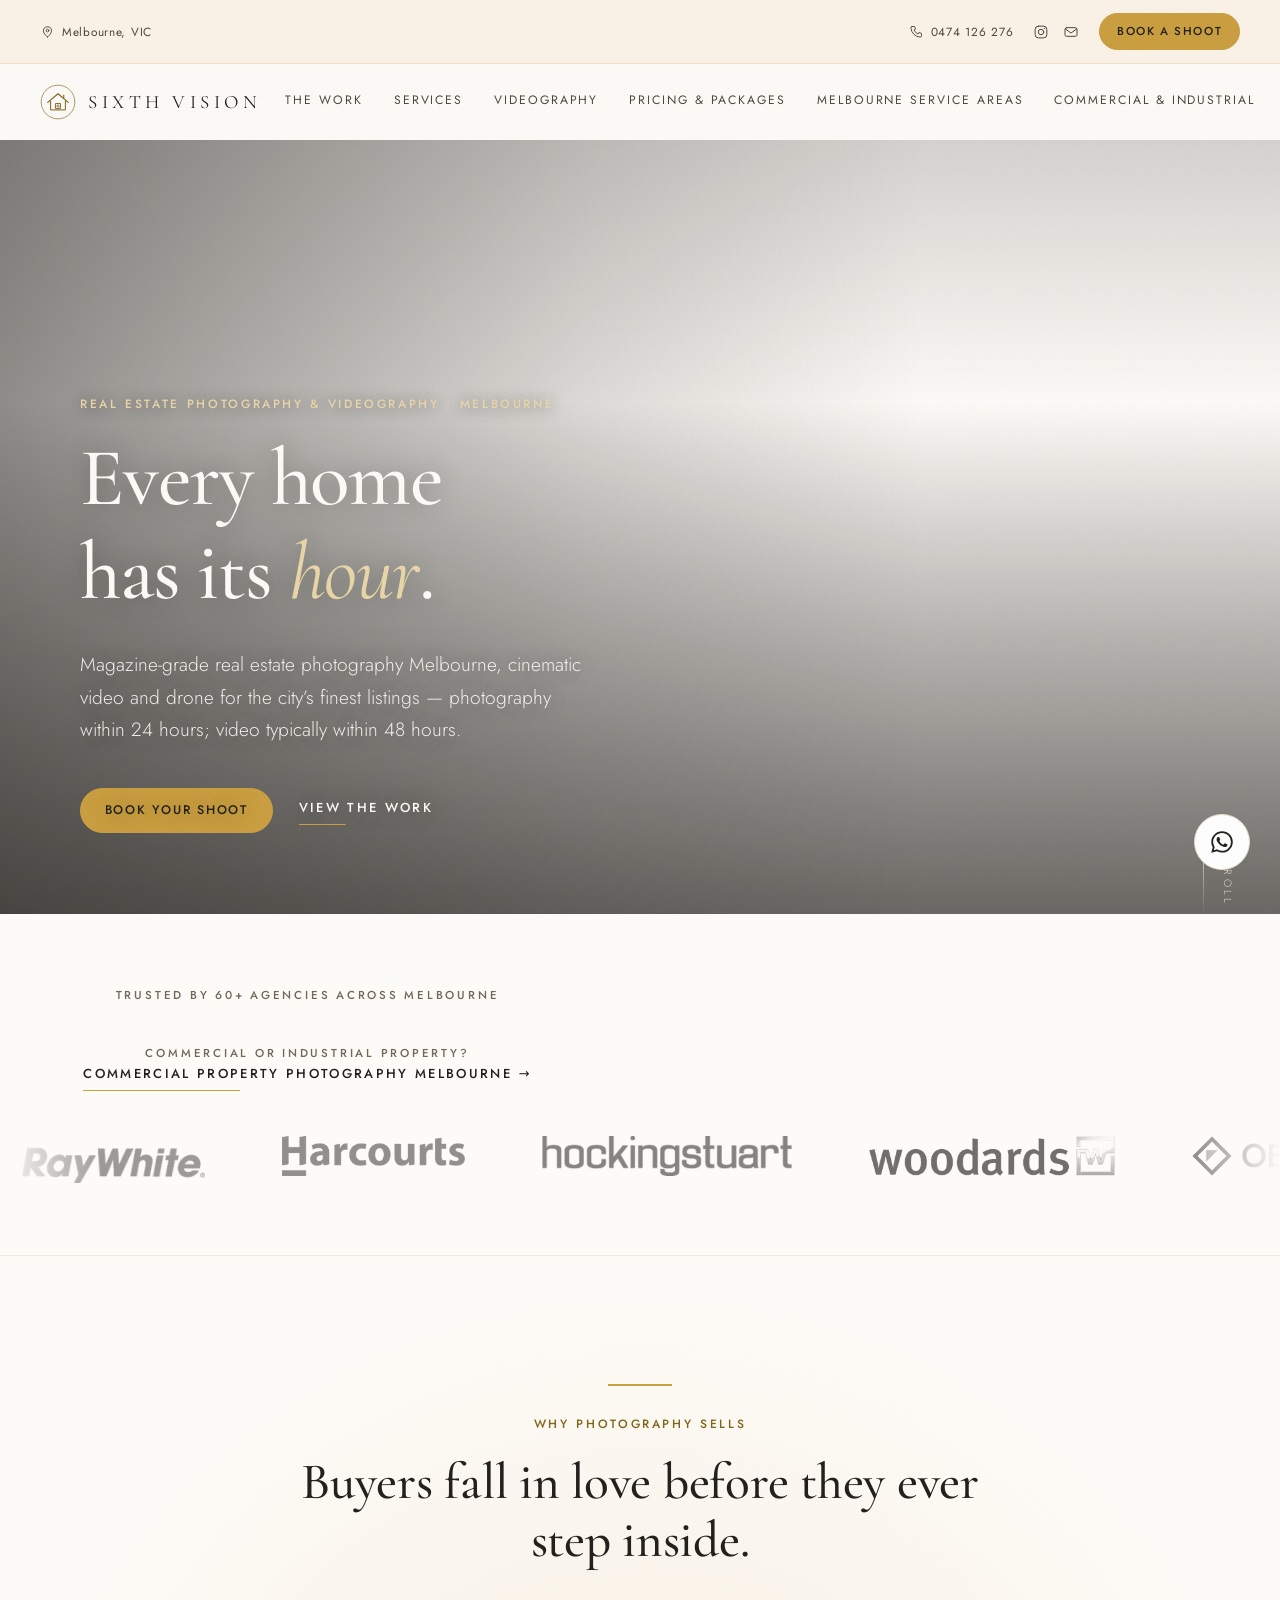
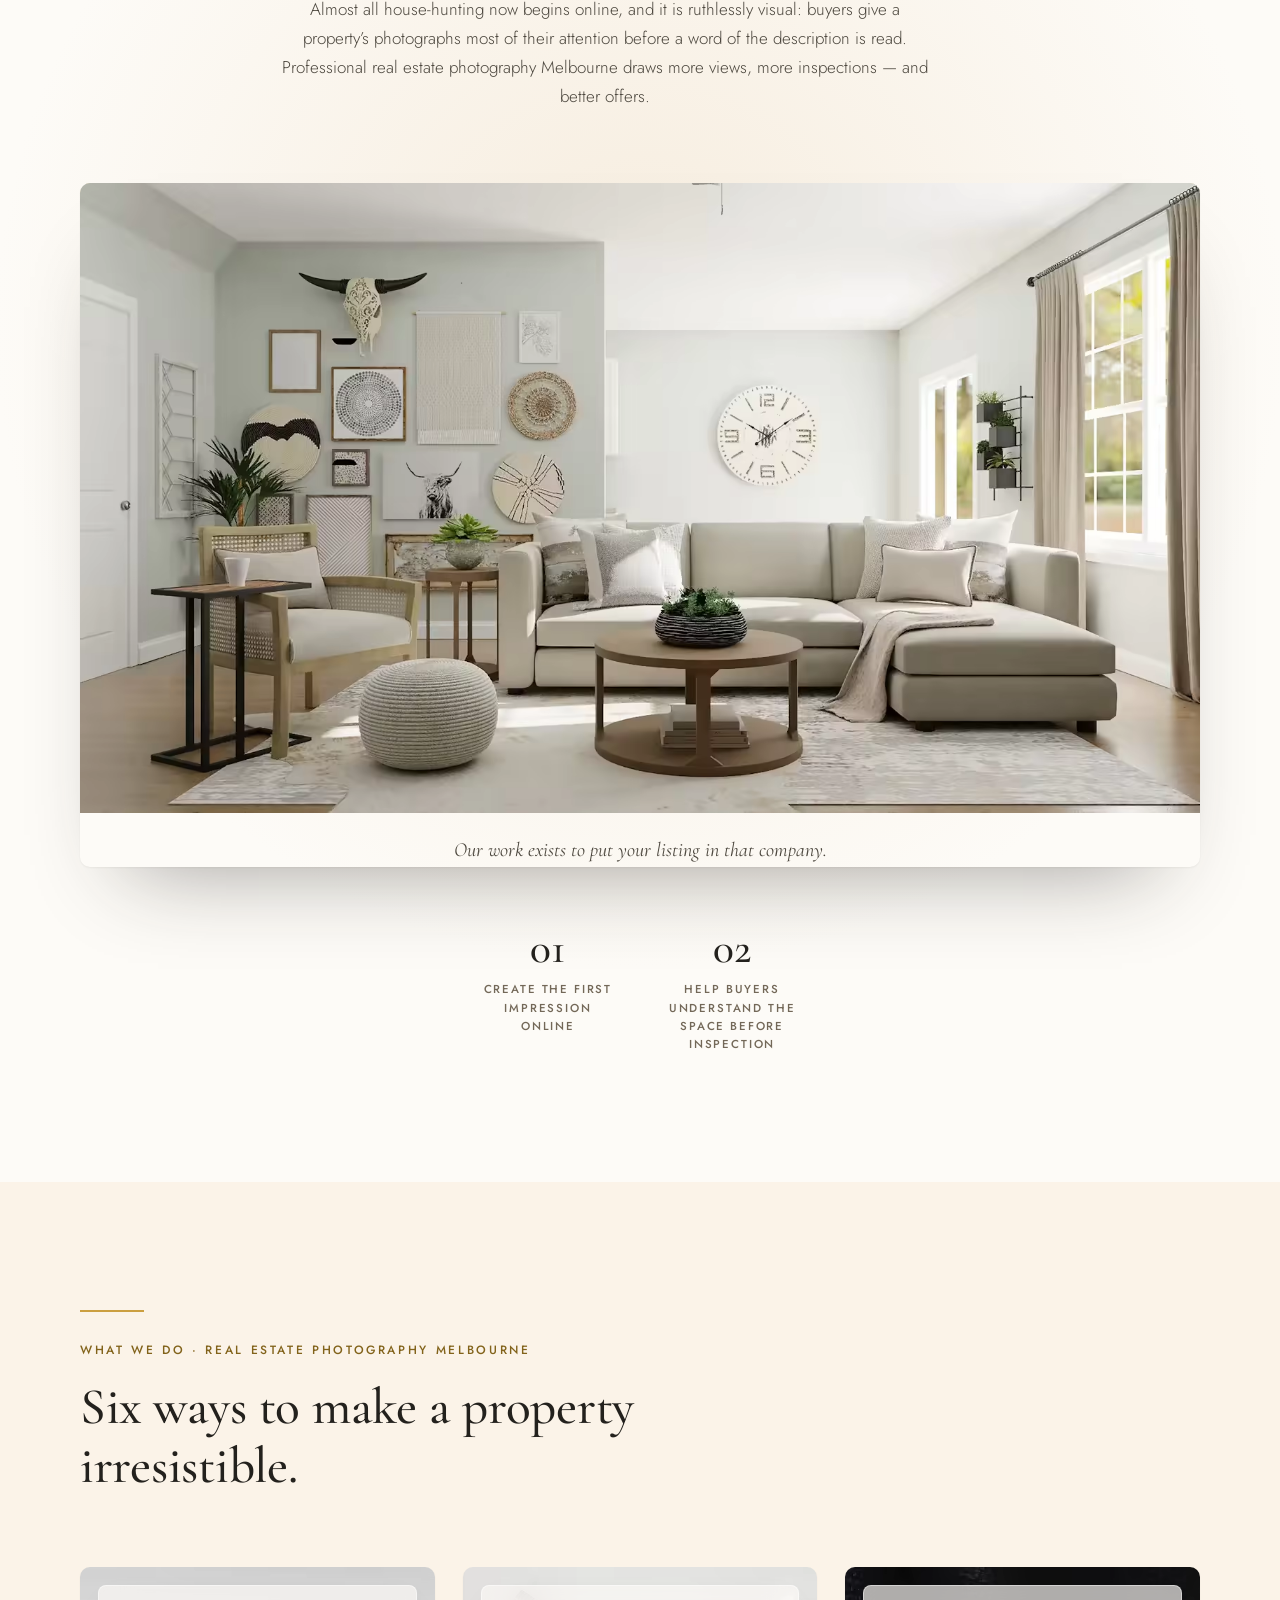
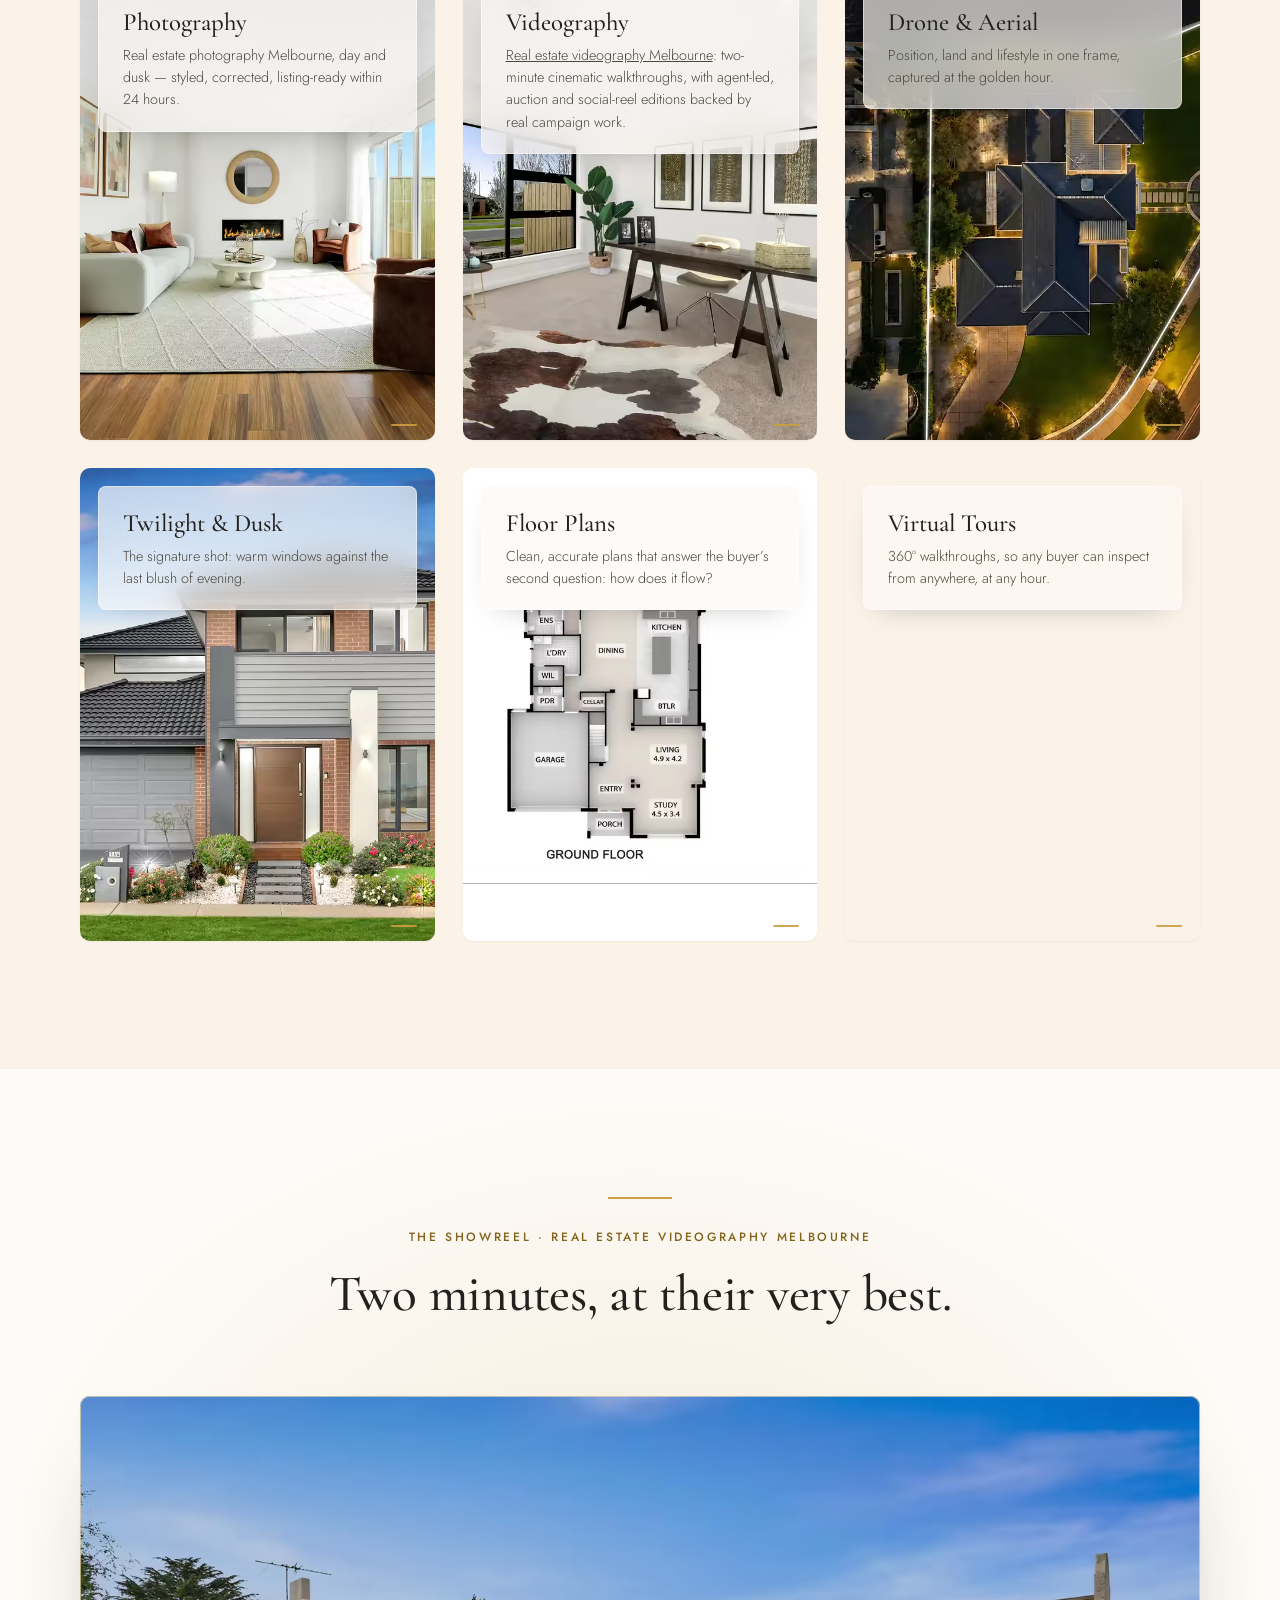
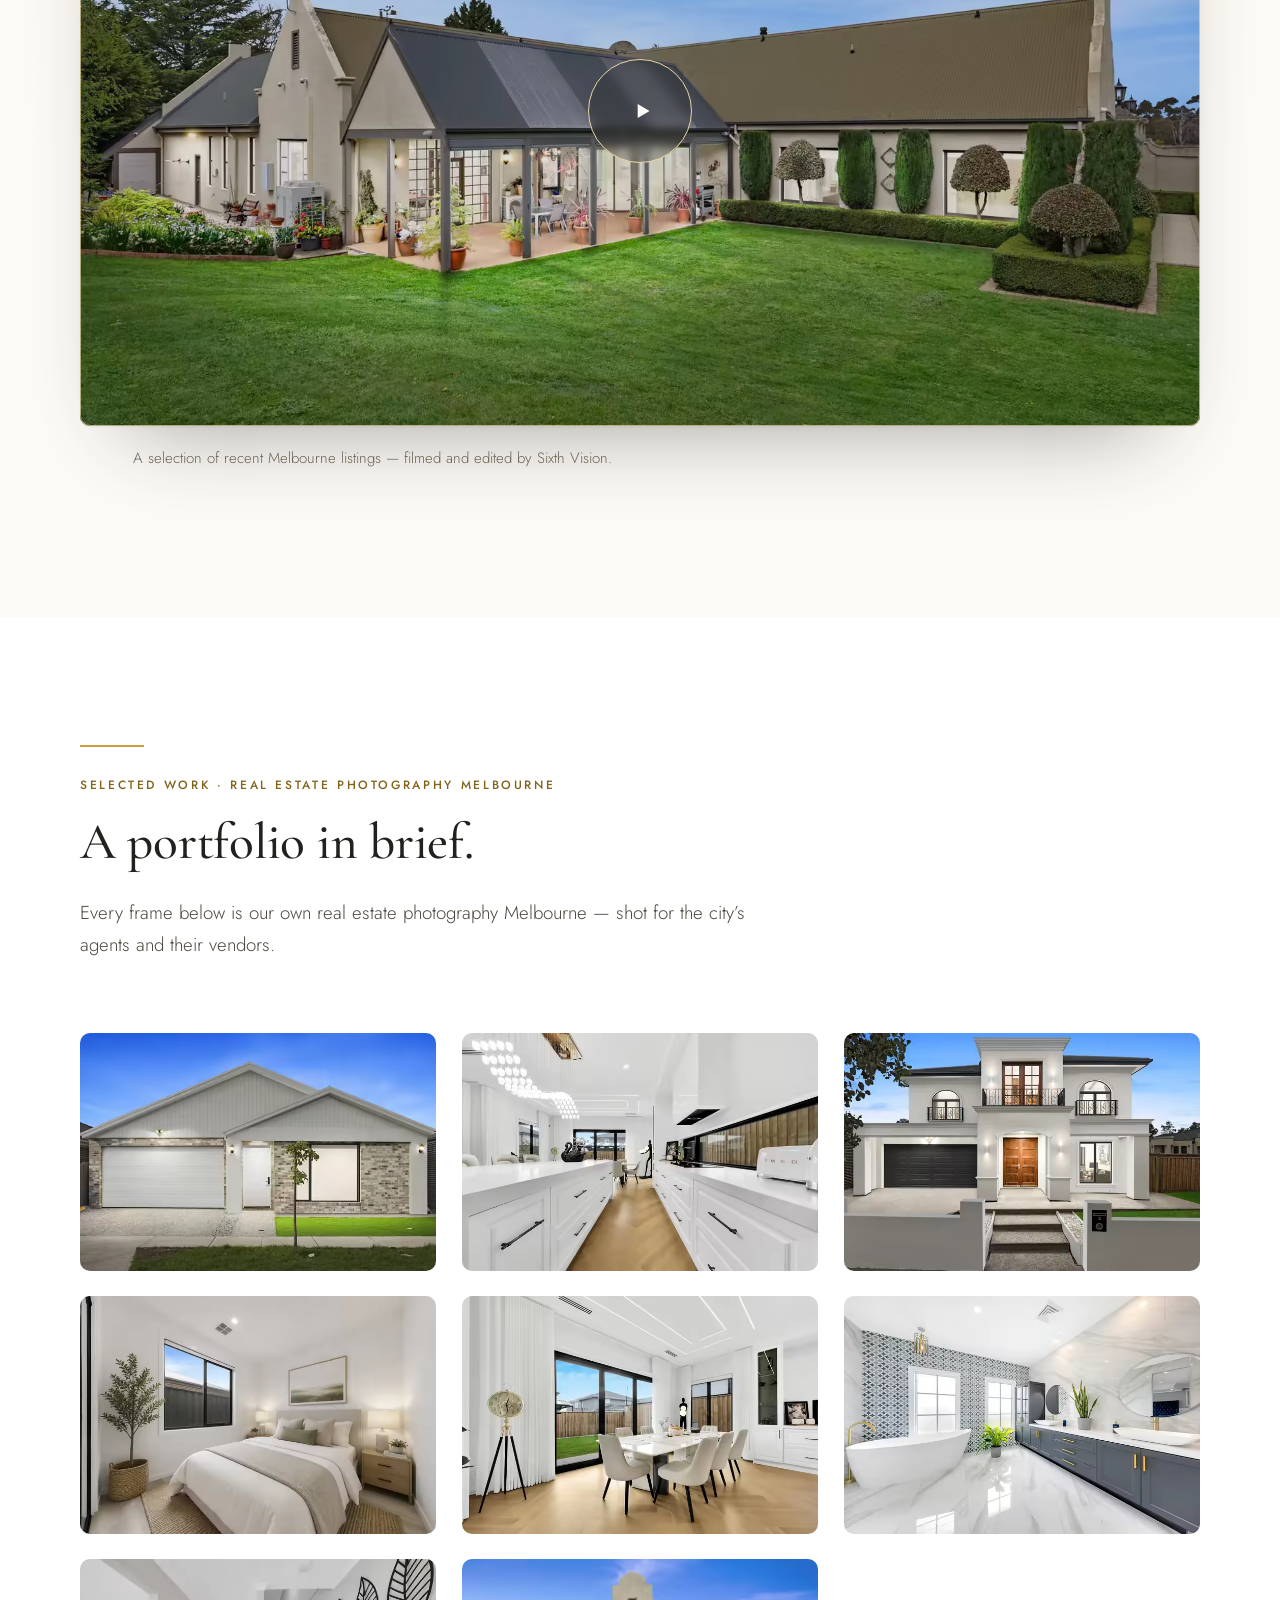
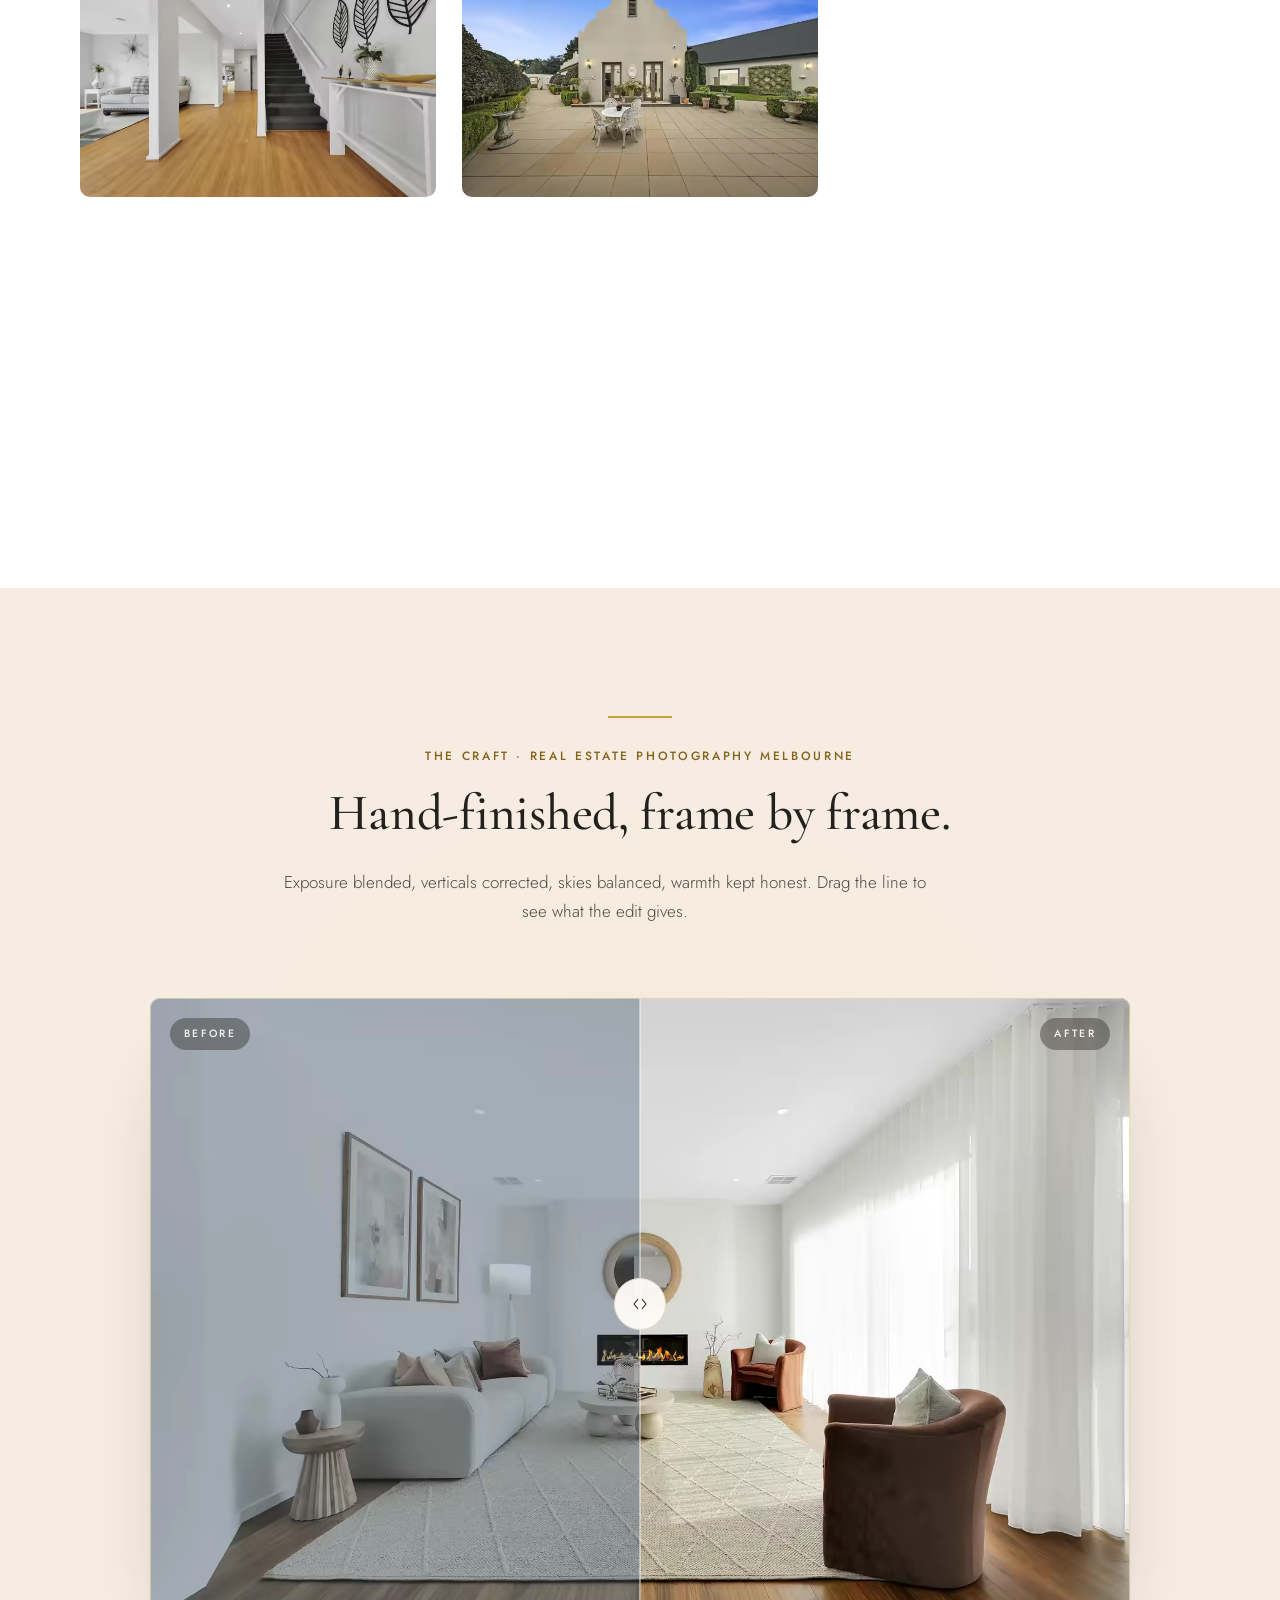
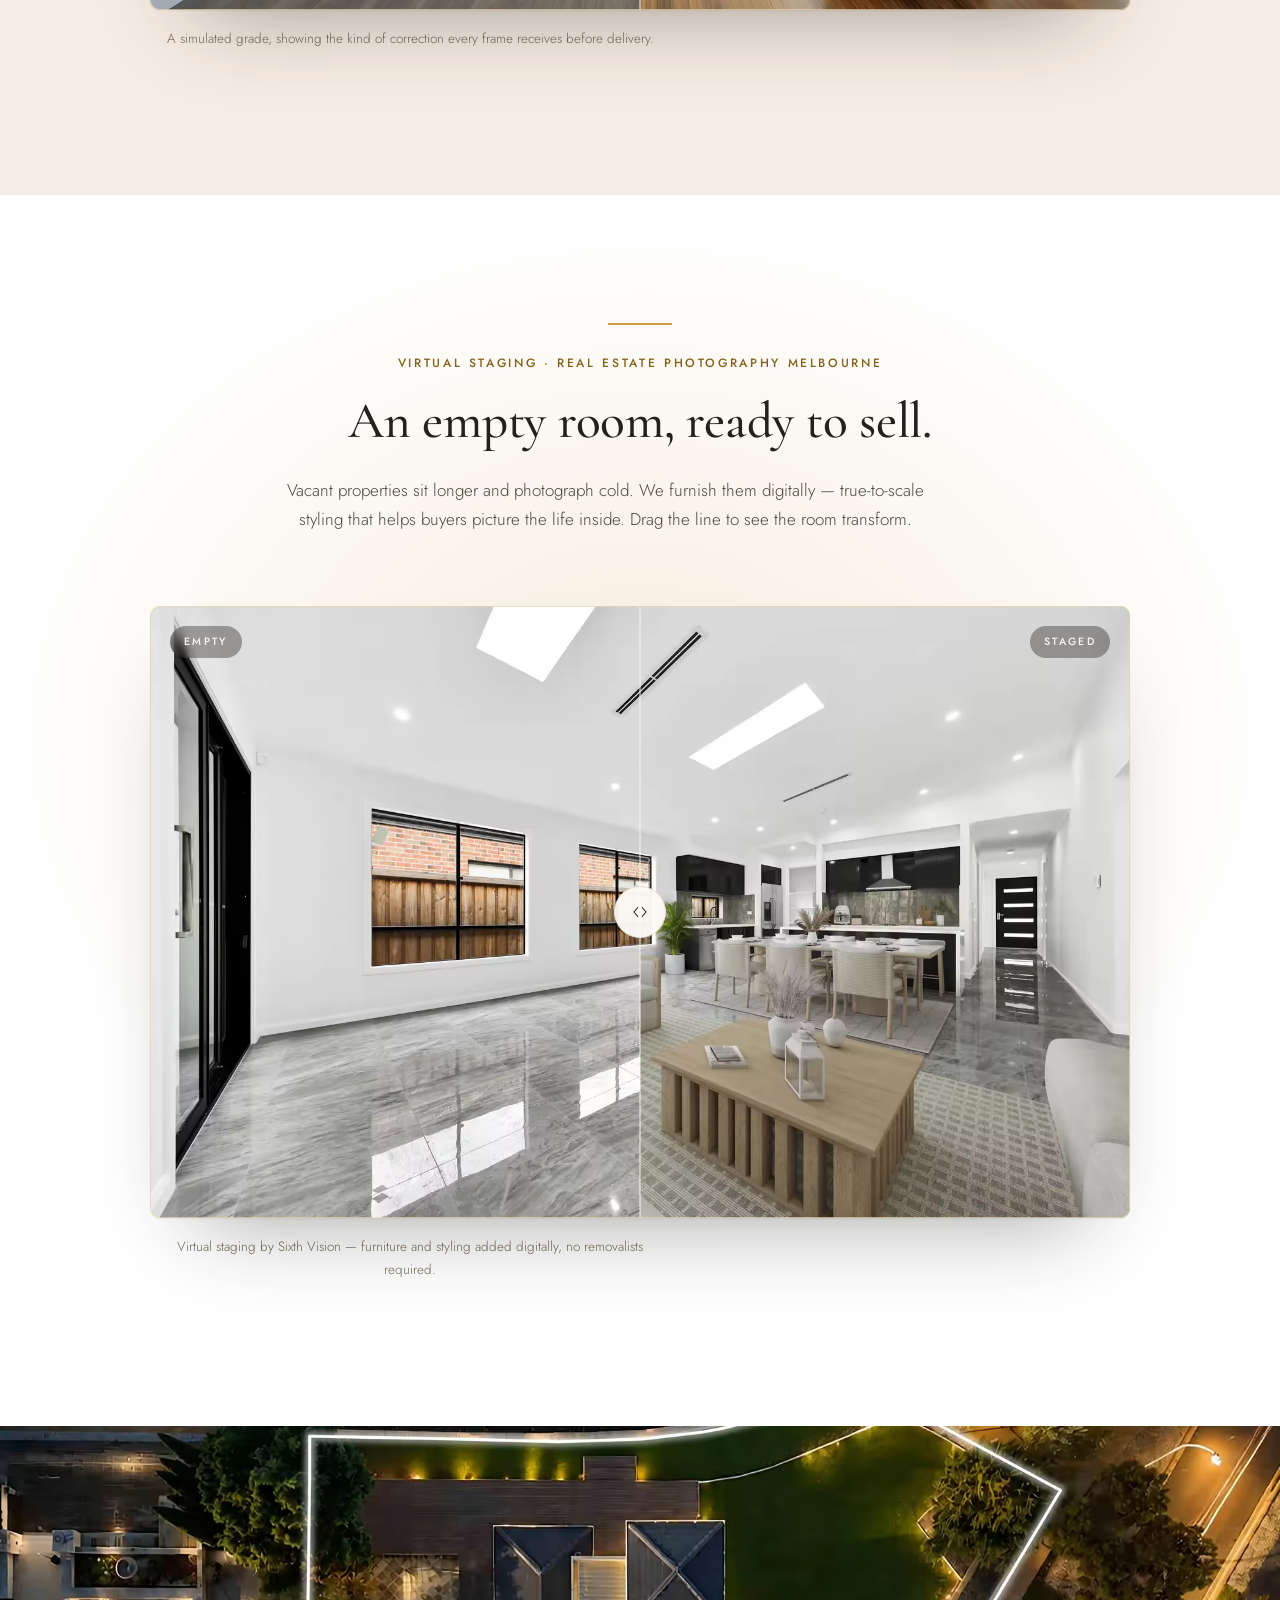
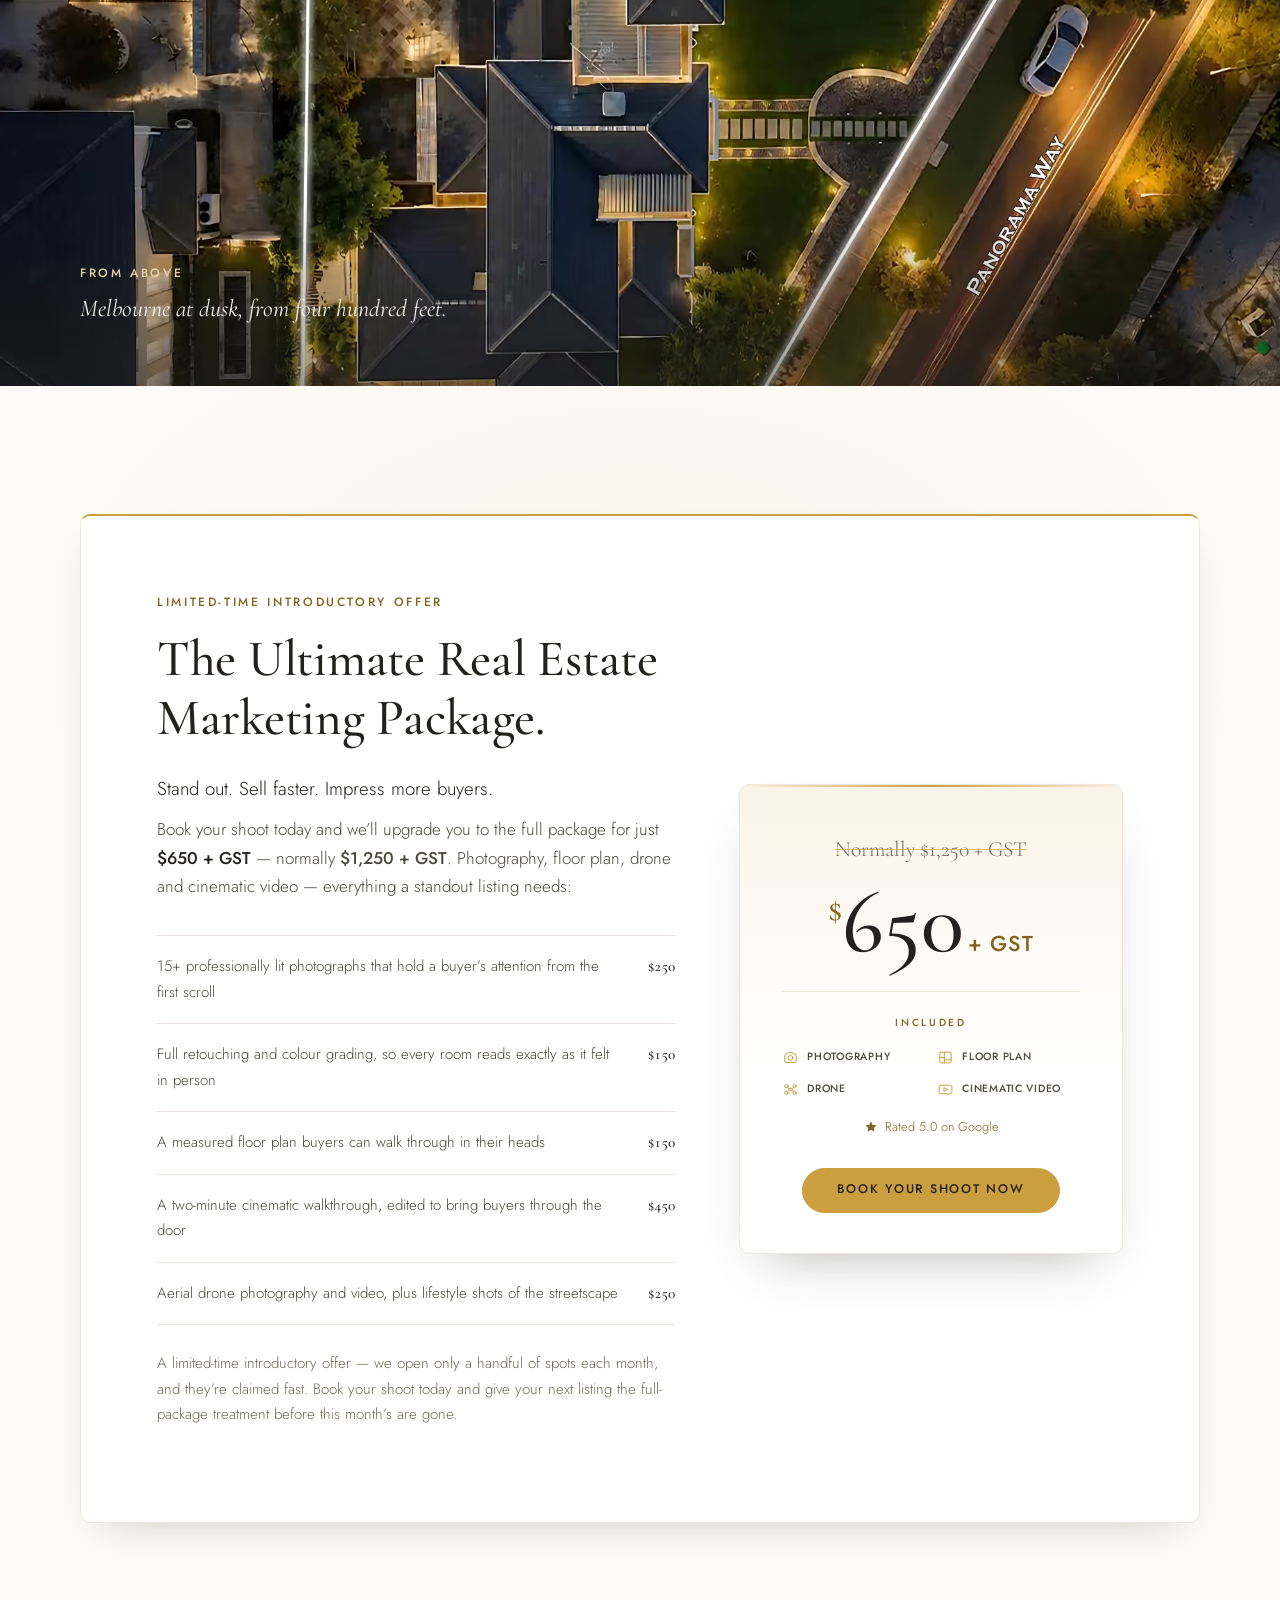
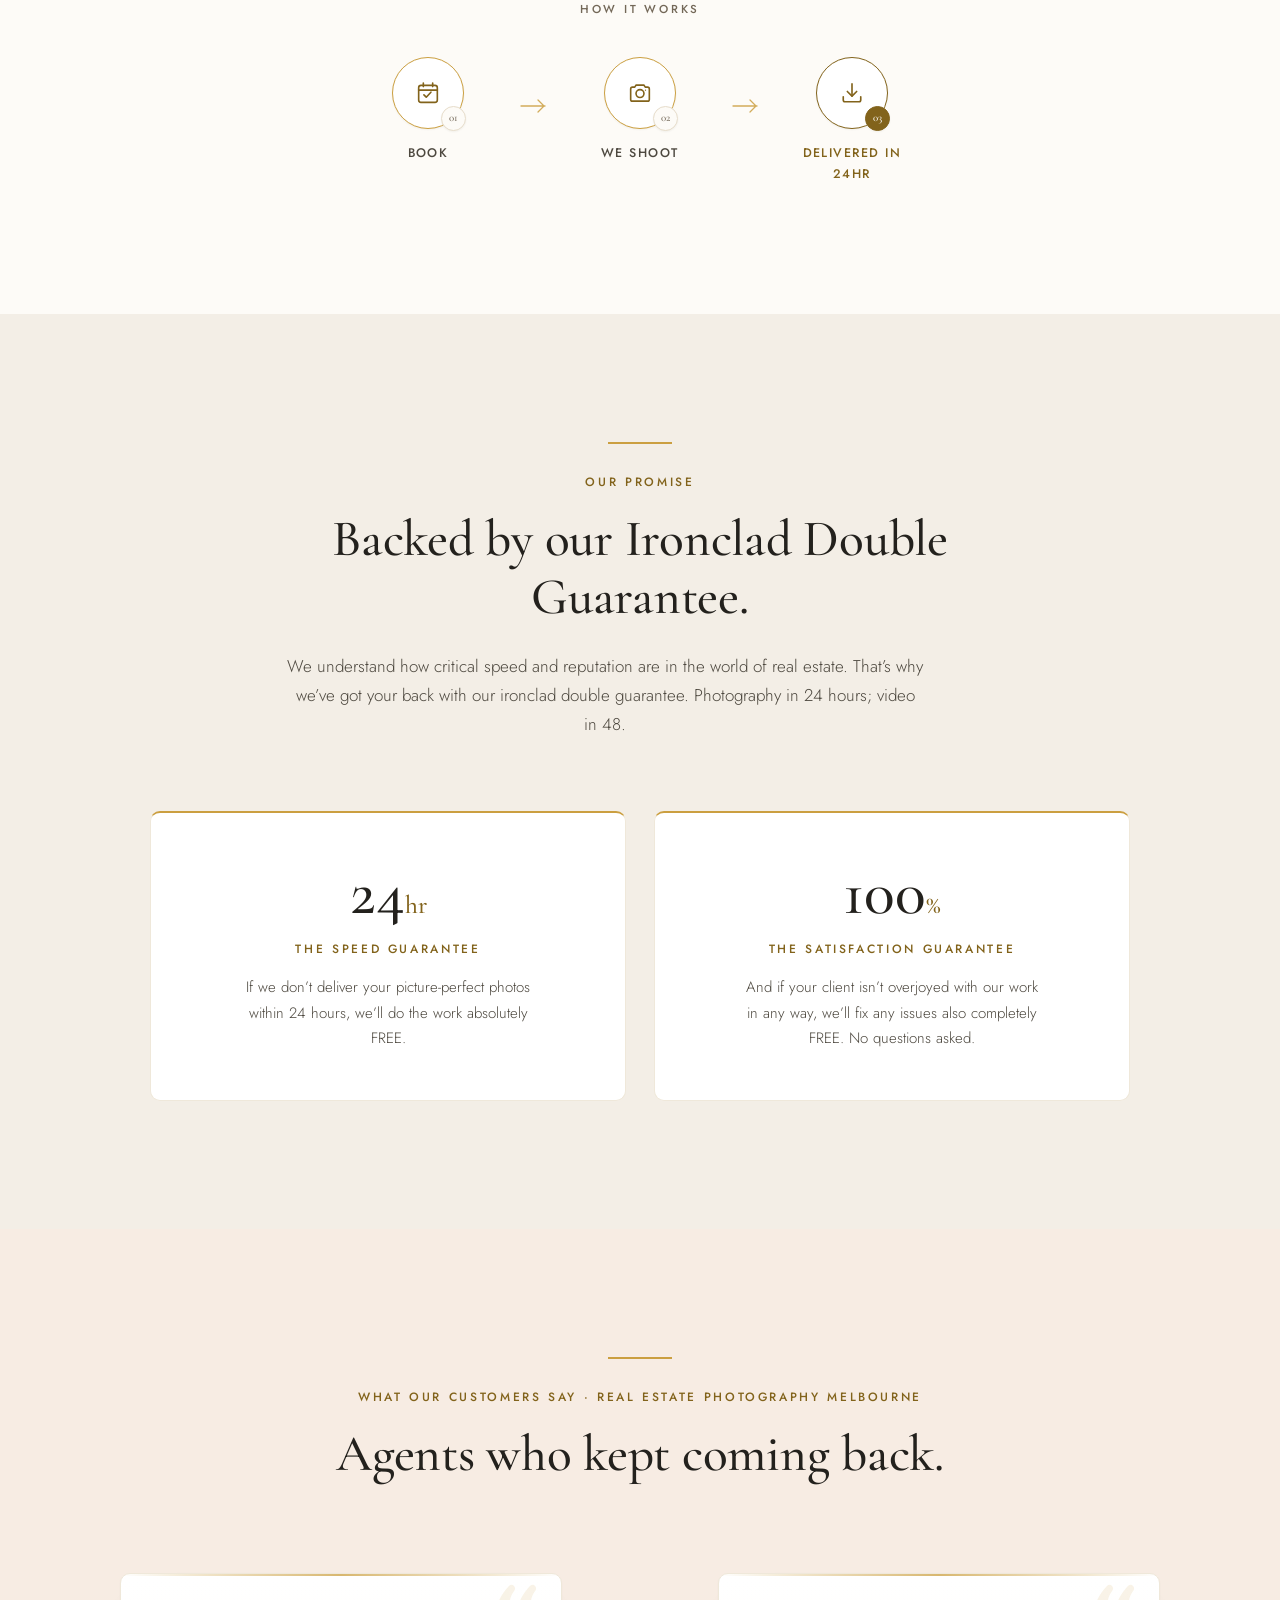
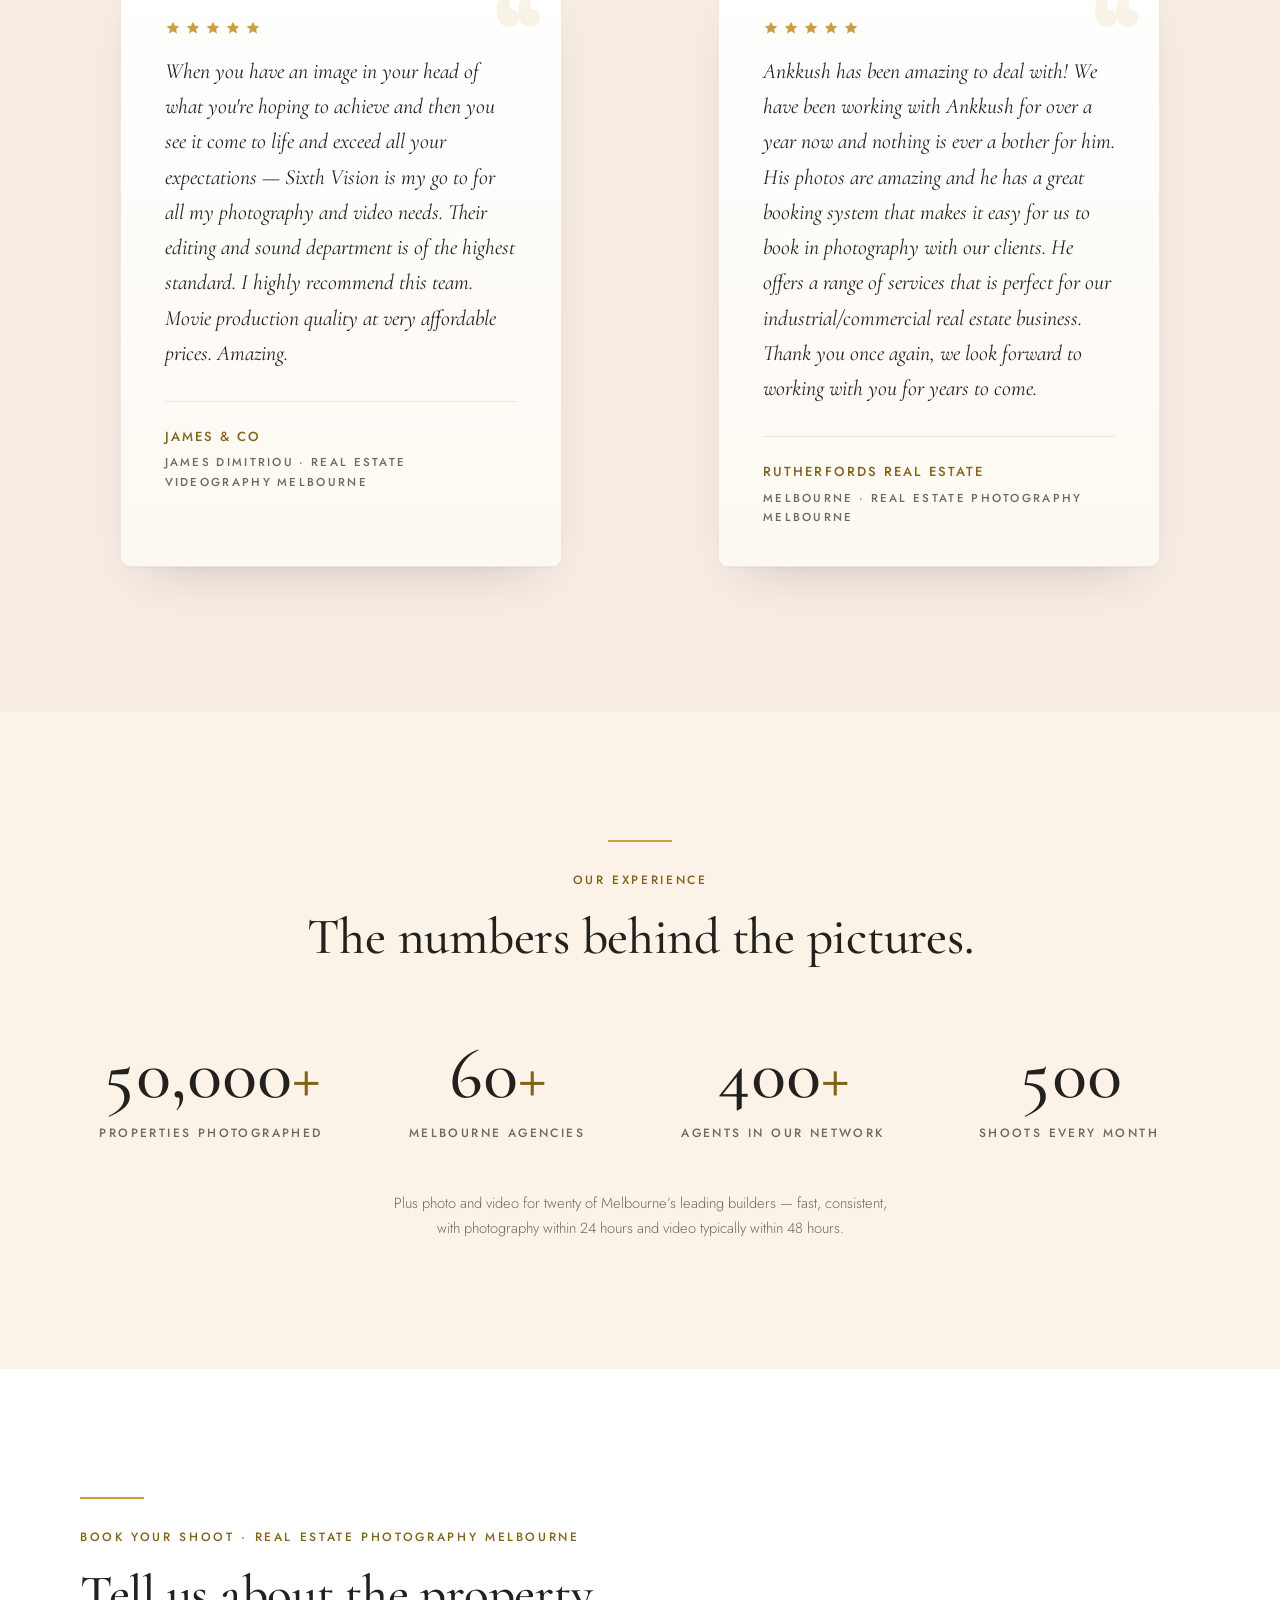
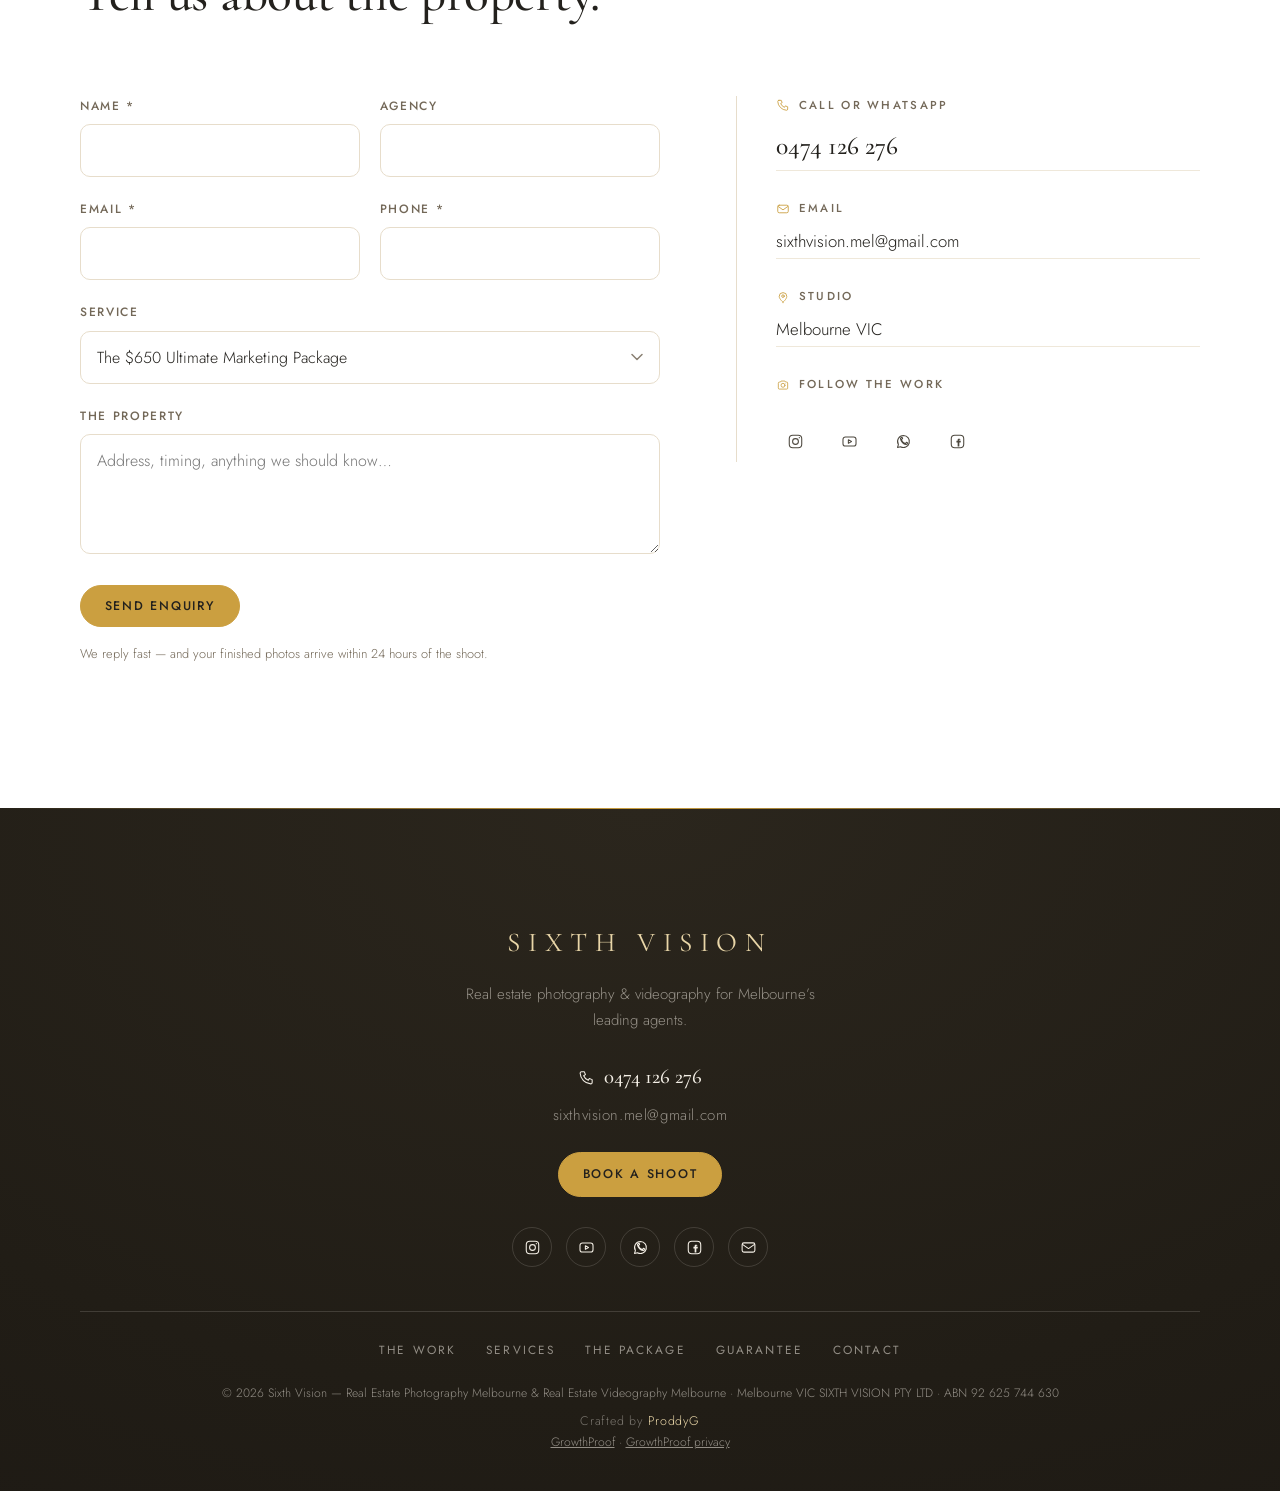
<file: index.html>
<!DOCTYPE html>
<html lang="en-AU">
<head>
<meta charset="UTF-8">
<meta name="viewport" content="width=device-width, initial-scale=1">
<title>Real Estate Photography &amp; Videography Melbourne | Sixth Vision</title>
<meta name="description" content="Melbourne real estate photography &amp; videography — day, dusk &amp; drone shoots, walkthrough video, floor plans &amp; virtual tours. Photography within 24 hours; video typically within 48 hours.">

<meta property="og:type" content="website">
<meta property="og:site_name" content="Sixth Vision">
<meta property="og:title" content="Real Estate Photography &amp; Videography Melbourne | Sixth Vision">
<meta property="og:description" content="Magazine-grade photography, cinematic video and drone for Melbourne listings. Photography within 24 hours; video typically within 48 hours.">
<meta property="og:url" content="https://sixthvision.com.au/">
<meta property="og:image" content="https://sixthvision.com.au/assets/img/og.jpg">
<meta property="og:image:width" content="1200">
<meta property="og:image:height" content="630">
<meta property="og:locale" content="en_AU">
<meta name="twitter:card" content="summary_large_image">
<meta property="og:image:alt" content="A Melbourne home photographed at dusk by Sixth Vision">
<meta name="theme-color" content="#fdfbf7">
<link rel="canonical" href="https://sixthvision.com.au/">

<link rel="icon" type="image/svg+xml" href="favicon.svg">

<link rel="preload" href="assets/fonts/cormorantgaramond-500.woff2" as="font" type="font/woff2" crossorigin>
<link rel="preload" href="assets/fonts/jost-300.woff2" as="font" type="font/woff2" crossorigin>
<link rel="preload" href="assets/fonts/jost-500.woff2" as="font" type="font/woff2" crossorigin>
<link rel="preload" as="image" type="image/avif" imagesrcset="assets/img/hero-placeholder-800.avif 800w, assets/img/hero-placeholder-960.avif 960w" imagesizes="100vw" media="(max-width: 700px)" fetchpriority="high">
<link rel="preload" as="image" type="image/avif" imagesrcset="assets/img/hero-placeholder-1600.avif 1600w, assets/img/hero-placeholder-2400.avif 2400w" imagesizes="100vw" media="(min-width: 701px)" fetchpriority="high">

<link rel="stylesheet" href="assets/css/styles.min.css?v=20260730b">

<script type="application/ld+json">
{
  "@context": "https://schema.org",
  "@graph": [
    {
      "@type": ["LocalBusiness", "ProfessionalService"],
      "@id": "https://sixthvision.com.au/#business",
      "name": "Sixth Vision",
      "legalName": "SIXTH VISION PTY LTD",
      "iso6523Code": "0151:92625744630",
      "url": "https://sixthvision.com.au/",
      "image": "https://sixthvision.com.au/assets/img/og.jpg",
      "logo": "https://sixthvision.com.au/assets/img/logo.svg",
      "telephone": "+61474126276",
      "priceRange": "$$",
      "description": "Melbourne real estate photography & videography for agents — day, dusk and drone shoots, walkthrough video, floor plans and virtual tours, with photography within 24 hours and video typically within 48 hours.",
      "address": {
        "@type": "PostalAddress",
        "addressLocality": "Melbourne",
        "addressRegion": "VIC",
        "addressCountry": "AU"
      },
      "areaServed": { "@type": "City", "name": "Melbourne" },
      "sameAs": [
        "https://maps.app.goo.gl/3yeAfiN18e23m7tG6?g_st=ac",
        "https://sixthvisioncommercial.com.au/",
        "https://www.instagram.com/sixthvision.mel",
        "https://www.facebook.com/sixthvisionmel/",
        "https://www.youtube.com/@sixthvision86"
      ],
      "makesOffer": {
        "@type": "Offer",
        "name": "The Ultimate Real Estate Marketing Package",
        "description": "Photography, floor plan, drone and cinematic video for one Melbourne listing, with photography delivered within 24 hours and video typically within 48 hours.",
        "price": "650",
        "priceCurrency": "AUD",
        "availability": "https://schema.org/LimitedAvailability",
        "url": "https://sixthvision.com.au/#package",
        "itemOffered": {
          "@type": "Service",
          "name": "Real estate marketing package",
          "serviceType": ["Real Estate Photography", "Floor Plans", "Drone / Aerial Photography", "Real Estate Videography"],
          "areaServed": "Melbourne, VIC, Australia"
        }
      },
      "hasOfferCatalog": {
        "@type": "OfferCatalog",
        "name": "Real estate media services",
        "itemListElement": [
          { "@type": "Offer", "itemOffered": { "@type": "Service", "name": "Real Estate Photography", "areaServed": "Melbourne, VIC, Australia" } },
          { "@type": "Offer", "itemOffered": { "@type": "Service", "name": "Real Estate Videography", "areaServed": "Melbourne, VIC, Australia" } },
          { "@type": "Offer", "itemOffered": { "@type": "Service", "name": "Drone / Aerial Photography", "areaServed": "Melbourne, VIC, Australia" } },
          { "@type": "Offer", "itemOffered": { "@type": "Service", "name": "Twilight & Dusk Photography", "areaServed": "Melbourne, VIC, Australia" } },
          { "@type": "Offer", "itemOffered": { "@type": "Service", "name": "Floor Plans", "areaServed": "Melbourne, VIC, Australia" } },
          { "@type": "Offer", "itemOffered": { "@type": "Service", "name": "Virtual Tours", "areaServed": "Melbourne, VIC, Australia" } }
        ]
      }
    },
    {
      "@type": "VideoObject",
      "@id": "https://sixthvision.com.au/#showreel",
      "name": "Sixth Vision showreel — Melbourne real estate videography",
      "description": "A selection of recent Melbourne listings, filmed and edited by Sixth Vision.",
      "thumbnailUrl": "https://sixthvision.com.au/assets/img/showreel-1600.webp",
      "contentUrl": "https://sixthvision.com.au/assets/video/showreel.mp4",
      "uploadDate": "2026-07-16",
      "duration": "PT1M12S",
      "creator": { "@id": "https://sixthvision.com.au/#business" },
      "publisher": { "@id": "https://sixthvision.com.au/#business" }
    },
    {
      "@type": "WebSite",
      "@id": "https://sixthvision.com.au/#website",
      "url": "https://sixthvision.com.au/",
      "name": "Sixth Vision",
      "alternateName": ["Sixth Vision Photography", "sixthvision.com.au"],
      "publisher": { "@id": "https://sixthvision.com.au/#business" }
    }
  ]
}
</script>

<!-- Google Analytics 4 -->
<script>
  /* Google Analytics — config is queued immediately, but the 164 KiB gtag.js
     is loaded only AFTER first paint (window load + idle) or on first user
     interaction, whichever comes first. This keeps it off the mobile critical
     path so it never competes with the hero image for bandwidth. Analytics
     still fire; nothing visible changes. */
  window.dataLayer = window.dataLayer || [];
  function gtag(){dataLayer.push(arguments);}
  gtag('js', new Date());
  gtag('config', 'G-M6TSWTEBM9');
  (function () {
    var done = false;
    function loadGA(){
      if (done) return; done = true;
      var s = document.createElement('script');
      s.async = true;
      s.src = 'https://www.googletagmanager.com/gtag/js?id=G-M6TSWTEBM9';
      document.head.appendChild(s);
    }
    function schedule(){ ('requestIdleCallback' in window)
      ? requestIdleCallback(loadGA, { timeout: 3000 }) : setTimeout(loadGA, 1500); }
    if (document.readyState === 'complete') schedule();
    else window.addEventListener('load', schedule, { once: true });
    ['scroll','pointerdown','keydown','touchstart'].forEach(function(e){
      window.addEventListener(e, loadGA, { once: true, passive: true });
    });
  })();
</script>
</head>
<body>

<a class="skip-link" href="#main">Skip to content</a>

<div class="topbar" id="top">
  <div class="container row">
    <div class="left">
      <span class="icon-link">
        <svg width="15" height="15" viewBox="0 0 24 24" fill="none" stroke="currentColor" stroke-width="1.5" stroke-linecap="round" stroke-linejoin="round" aria-hidden="true"><path d="M12 21s-6.5-5.5-6.5-10a6.5 6.5 0 0 1 13 0c0 4.5-6.5 10-6.5 10z"/><circle cx="12" cy="10.5" r="2.2"/></svg>
        Melbourne, VIC
      </span>
    </div>
    <div class="right">
      <a class="icon-link" href="tel:+61474126276">
        <svg width="15" height="15" viewBox="0 0 24 24" fill="none" stroke="currentColor" stroke-width="1.5" stroke-linecap="round" stroke-linejoin="round" aria-hidden="true"><path d="M5 4h4l1.5 4L8 9.5a12 12 0 0 0 6.5 6.5l1.5-2.5 4 1.5v4a2 2 0 0 1-2 2A16 16 0 0 1 3 6a2 2 0 0 1 2-2z"/></svg>
        0474 126 276
      </a>
      <span class="socials">
        <a class="icon-link" href="https://www.instagram.com/sixthvision.mel" rel="noopener" target="_blank" aria-label="Sixth Vision on Instagram">
          <svg width="16" height="16" viewBox="0 0 24 24" fill="none" stroke="currentColor" stroke-width="1.5" stroke-linecap="round" stroke-linejoin="round" aria-hidden="true"><rect x="3.2" y="3.2" width="17.6" height="17.6" rx="5"/><circle cx="12" cy="12" r="4.1"/><circle cx="17.4" cy="6.6" r=".9" fill="currentColor" stroke="none"/></svg>
        </a>
        <a class="icon-link" href="mailto:sixthvision.mel@gmail.com" aria-label="Email Sixth Vision">
          <svg width="16" height="16" viewBox="0 0 24 24" fill="none" stroke="currentColor" stroke-width="1.5" stroke-linecap="round" stroke-linejoin="round" aria-hidden="true"><rect x="3" y="5.5" width="18" height="13" rx="2.5"/><path d="m3.5 7.5 8.5 6 8.5-6"/></svg>
        </a>
      </span>
      <a class="btn btn--primary btn--sm" href="#contact">Book a Shoot</a>
    </div>
  </div>
</div>

<header class="site-header">
  <div class="container bar">
    <a class="brand" href="#top" aria-label="Sixth Vision — home">
      <svg class="brand-emblem" width="36" height="36" viewBox="0 0 40 40" fill="none" stroke="currentColor" aria-hidden="true">
        <circle class="e-ring" cx="20" cy="20" r="18.7" stroke-width=".7" pathLength="1"/>
        <path class="e-roof" d="M8.6 20.4 20 10.8l11.4 9.6" stroke-width="1.3" stroke-linecap="round" stroke-linejoin="round" pathLength="1"/>
        <path class="e-chimney" d="M26.4 15V12.2" stroke-width="1.2" stroke-linecap="round" pathLength="1"/>
        <path class="e-walls" d="M11.8 19.2V28.8h16.4V19.2" stroke-width="1.1" stroke-linecap="round" stroke-linejoin="round" pathLength="1"/>
        <rect class="e-door" x="17.2" y="21.7" width="5.6" height="5.6" stroke-width="1" pathLength="1"/>
        <path class="e-doorcross" d="M20 21.7v5.6M17.2 24.5h5.6" stroke-width=".75" pathLength="1"/>
      </svg>
      <span class="brand-word">Sixth&nbsp;Vision</span>
    </a>
    <nav class="site-nav" id="site-nav" aria-label="Primary">
      <a href="#work">The Work</a>
      <a href="#services">Services</a>
      <a href="/real-estate-videography-melbourne/">Videography</a>
      <a href="/real-estate-photography-pricing-melbourne/">Pricing &amp; Packages</a>
      <a href="/melbourne-service-areas/">Melbourne Service Areas</a>
      <a href="https://sixthvisioncommercial.com.au/commercial-property-photography-melbourne/?utm_source=sixthvision.com.au&amp;utm_medium=referral&amp;utm_campaign=residential_commercial_handoff" data-commercial-handoff>Commercial &amp; Industrial</a>
      <a href="#package">The Package</a>
      <a href="#guarantee">Guarantee</a>
      <a href="#contact">Contact</a>
      <a class="btn btn--primary btn--sm nav-cta" href="#contact">Book a Shoot</a>
    </nav>
    <button class="nav-toggle" aria-expanded="false" aria-controls="site-nav" aria-label="Open menu">
      <svg width="24" height="24" viewBox="0 0 24 24" fill="none" stroke="currentColor" stroke-width="1.5" stroke-linecap="round" aria-hidden="true"><path d="M4 8h16M4 16h16"/></svg>
    </button>
  </div>
</header>

<main id="main">

  <!-- ============================ HERO ============================ -->
  <section class="hero">
    <div class="hero-media" aria-hidden="true">
      <!-- ACTIVE hero = the owner's chosen editorial interior. To open on his own
           twilight-exterior craft instead, swap "hero-placeholder" -> "hero-twilight"
           in the three filenames below (those files are already in /assets/img). -->
      <!-- One picture element, with the img as its DIRECT child. Nesting a second
           picture element in here would orphan every source above it, because the
           selection algorithm only consults sources that are siblings of the img. -->
      <picture>
        <source type="image/avif" media="(max-width: 700px)"
                srcset="assets/img/hero-placeholder-800.avif 800w, assets/img/hero-placeholder-960.avif 960w"
                sizes="100vw" width="800" height="1000">
        <source type="image/webp" media="(max-width: 700px)"
                srcset="assets/img/hero-placeholder-800.webp 800w, assets/img/hero-placeholder-960.webp 960w"
                sizes="100vw" width="800" height="1000">
        <source type="image/avif"
                srcset="assets/img/hero-placeholder-1600.avif 1600w, assets/img/hero-placeholder-2400.avif 2400w"
                sizes="100vw" width="1600" height="900">
        <img src="assets/img/hero-placeholder-1600.webp"
             srcset="assets/img/hero-placeholder-1600.webp 1600w, assets/img/hero-placeholder-2400.webp 2400w"
             sizes="100vw" width="1600" height="900" alt="" fetchpriority="high" decoding="async">
      </picture>
    </div>
    <div class="hero-scrim" aria-hidden="true"></div>
    <div class="container hero-inner">
      <span class="eyebrow">Real Estate Photography &amp; Videography &middot; Melbourne</span>
      <h1>Every home has its&nbsp;<em>hour</em>.</h1>
      <p class="hero-sub">Magazine-grade real estate photography Melbourne, cinematic video and drone for the city&rsquo;s finest listings &mdash; photography within 24 hours; video typically within 48 hours.</p>
      <div class="hero-cta">
        <a class="btn btn--primary" href="#contact">Book your shoot</a>
        <a class="link-gold" href="#work">View the work</a>
      </div>
    </div>
    <div class="scroll-cue" aria-hidden="true">Scroll</div>
  </section>

  <!-- ============================ TRUST ============================ -->
  <section class="trust" aria-label="Agencies we work with">
    <div class="container">
      <p class="trust-caption">Trusted by 60+ agencies across Melbourne</p>
      <p class="trust-caption">Commercial or industrial property? <a class="link-gold" href="https://sixthvisioncommercial.com.au/commercial-property-photography-melbourne/?utm_source=sixthvision.com.au&amp;utm_medium=referral&amp;utm_campaign=residential_commercial_handoff" data-commercial-handoff>Commercial property photography Melbourne &rarr;</a></p>
    </div>
    <div class="marquee reveal">
      <div class="marquee-track">
        <img class="logo-lg" src="assets/img/logos/logo-raywhite.webp" alt="Ray White" width="486" height="128" loading="lazy" decoding="async">
        <img src="assets/img/logos/logo-harcourts.webp" alt="Harcourts Rata &amp; Co" width="586" height="128" loading="lazy" decoding="async">
        <img src="assets/img/logos/logo-hockingstuart.webp" alt="Hockingstuart" width="801" height="128" loading="lazy" decoding="async">
        <img src="assets/img/logos/logo-woodards.webp" alt="Woodards" width="788" height="128" loading="lazy" decoding="async">
        <img src="assets/img/logos/logo-obrien.webp" alt="O'Brien Real Estate" width="1034" height="128" loading="lazy" decoding="async">
        <img src="assets/img/logos/logo-barryplant.webp" alt="Barry Plant" width="1271" height="128" loading="lazy" decoding="async">
        <img class="logo-plate" src="assets/img/logos/logo-loveco.webp" alt="Love &amp; Co" width="922" height="128" loading="lazy" decoding="async">
        <img src="assets/img/logos/logo-hodges.webp" alt="Hodges" width="705" height="128" loading="lazy" decoding="async">
        <img src="assets/img/logos/logo-professionals.webp" alt="Professionals" width="737" height="128" loading="lazy" decoding="async">
        <img class="dup logo-lg" src="assets/img/logos/logo-raywhite.webp" alt="" width="486" height="128" loading="lazy" decoding="async" aria-hidden="true">
        <img class="dup" src="assets/img/logos/logo-harcourts.webp" alt="" width="586" height="128" loading="lazy" decoding="async" aria-hidden="true">
        <img class="dup" src="assets/img/logos/logo-hockingstuart.webp" alt="" width="801" height="128" loading="lazy" decoding="async" aria-hidden="true">
        <img class="dup" src="assets/img/logos/logo-woodards.webp" alt="" width="788" height="128" loading="lazy" decoding="async" aria-hidden="true">
        <img class="dup" src="assets/img/logos/logo-obrien.webp" alt="" width="1034" height="128" loading="lazy" decoding="async" aria-hidden="true">
        <img class="dup" src="assets/img/logos/logo-barryplant.webp" alt="" width="1271" height="128" loading="lazy" decoding="async" aria-hidden="true">
        <img class="dup logo-plate" src="assets/img/logos/logo-loveco.webp" alt="" width="922" height="128" loading="lazy" decoding="async" aria-hidden="true">
        <img class="dup" src="assets/img/logos/logo-hodges.webp" alt="" width="705" height="128" loading="lazy" decoding="async" aria-hidden="true">
        <img class="dup" src="assets/img/logos/logo-professionals.webp" alt="" width="737" height="128" loading="lazy" decoding="async" aria-hidden="true">
      </div>
    </div>
  </section>

  <!-- ============================ INTRO (editorial spread) ============================ -->
  <section class="section">
    <div class="container">
      <div class="section-head section-head--center reveal">
        <hr class="hairline hairline--center">
        <span class="eyebrow">Why photography sells</span>
        <h2>Buyers fall in love before they ever step inside.</h2>
        <p>Almost all house-hunting now begins online, and it is ruthlessly visual: buyers give a property&rsquo;s photographs most of their attention before a word of the description is read. Professional real estate photography Melbourne draws more views, more inspections &mdash; and better offers.</p>
      </div>
      <figure class="intro-photo reveal" style="--reveal-delay:.1s">
        <picture><source type="image/avif" srcset="assets/img/intro-photo-960.avif 960w, assets/img/intro-photo-1600.avif 1600w" sizes="(max-width: 1240px) 92vw, 1120px" width="1600" height="900"><img src="assets/img/intro-photo-1600.webp"
             srcset="assets/img/intro-photo-960.webp 960w, assets/img/intro-photo-1600.webp 1600w"
             sizes="(max-width: 1240px) 92vw, 1120px"
             width="1600" height="900" loading="lazy" decoding="async"
             alt="Styled living room with a curated gallery wall — real estate photography Melbourne by Sixth Vision"></picture>
        <figcaption>Our work exists to put your listing in that company.</figcaption>
      </figure>
      <div class="intro-figures intro-figures--center reveal" style="--reveal-delay:.2s">
        <div>
          <div class="fig-num">01</div>
          <div class="fig-label">Create the first impression online</div>
        </div>
        <div>
          <div class="fig-num">02</div>
          <div class="fig-label">Help buyers understand the space before inspection</div>
        </div>
      </div>
    </div>
  </section>

  <!-- ============================ SERVICES ============================ -->
  <section class="section section--cream" id="services">
    <div class="container">
      <div class="section-head reveal">
        <hr class="hairline">
        <span class="eyebrow">What we do &middot; Real Estate Photography Melbourne</span>
        <h2>Six ways to make a property irresistible.</h2>
      </div>
      <div class="services-grid">

        <article class="scard reveal">
          <picture><source type="image/avif" srcset="assets/img/card-photography-p600.avif 600w, assets/img/card-photography-p900.avif 900w" sizes="(max-width: 640px) 92vw, (max-width: 1020px) 46vw, 31vw" width="900" height="1200"><img src="assets/img/card-photography-p900.webp"
               srcset="assets/img/card-photography-p600.webp 600w, assets/img/card-photography-p900.webp 900w"
               sizes="(max-width: 640px) 92vw, (max-width: 1020px) 46vw, 31vw"
               width="900" height="1200" loading="lazy" decoding="async"
               alt="Warm, styled living room — real estate photography Melbourne by Sixth Vision"></picture>
          <div class="scard-panel">
            <h3>Photography</h3>
            <p>Real estate photography Melbourne, day and dusk &mdash; styled, corrected, listing-ready within 24 hours.</p>
          </div>
          <span class="scard-mark" aria-hidden="true"></span>
        </article>

        <article class="scard reveal" style="--reveal-delay:.08s">
          <picture><source type="image/avif" srcset="assets/img/card-video-p600.avif 600w, assets/img/card-video-p900.avif 900w" sizes="(max-width: 640px) 92vw, (max-width: 1020px) 46vw, 31vw" width="900" height="1200"><img src="assets/img/card-video-p900.webp"
               srcset="assets/img/card-video-p600.webp 600w, assets/img/card-video-p900.webp 900w"
               sizes="(max-width: 640px) 92vw, (max-width: 1020px) 46vw, 31vw"
               width="900" height="1200" loading="lazy" decoding="async"
               alt="Styled home-office with cowhide rug and gallery prints &mdash; real estate videography Melbourne by Sixth Vision"></picture>
          <div class="scard-panel">
            <h3>Videography</h3>
            <p><a href="/real-estate-videography-melbourne/">Real estate videography Melbourne</a>: two-minute cinematic walkthroughs, with agent-led, auction and social-reel editions backed by real campaign work.</p>
          </div>
          <span class="scard-mark" aria-hidden="true"></span>
        </article>

        <article class="scard reveal" style="--reveal-delay:.16s">
          <picture><source type="image/avif" srcset="assets/img/card-drone-p600.avif 600w, assets/img/card-drone-p900.avif 900w" sizes="(max-width: 640px) 92vw, (max-width: 1020px) 46vw, 31vw" width="900" height="1200"><img src="assets/img/card-drone-p900.webp"
               srcset="assets/img/card-drone-p600.webp 600w, assets/img/card-drone-p900.webp 900w"
               sizes="(max-width: 640px) 92vw, (max-width: 1020px) 46vw, 31vw"
               width="900" height="1200" loading="lazy" decoding="async"
               alt="Night-time drone aerial of a Melbourne home &mdash; aerial real estate photography Melbourne"></picture>
          <div class="scard-panel">
            <h3>Drone &amp; Aerial</h3>
            <p>Position, land and lifestyle in one frame, captured at the golden hour.</p>
          </div>
          <span class="scard-mark" aria-hidden="true"></span>
        </article>

        <article class="scard reveal">
          <picture><source type="image/avif" srcset="assets/img/card-twilight-p600.avif 600w, assets/img/card-twilight-p900.avif 900w" sizes="(max-width: 640px) 92vw, (max-width: 1020px) 46vw, 31vw" width="900" height="1200"><img src="assets/img/card-twilight-p900.webp"
               srcset="assets/img/card-twilight-p600.webp 600w, assets/img/card-twilight-p900.webp 900w"
               sizes="(max-width: 640px) 92vw, (max-width: 1020px) 46vw, 31vw"
               width="900" height="1200" loading="lazy" decoding="async"
               alt="Two-storey Melbourne home at dusk with a pink sky &mdash; twilight real estate photography Melbourne"></picture>
          <div class="scard-panel">
            <h3>Twilight &amp; Dusk</h3>
            <p>The signature shot: warm windows against the last blush of evening.</p>
          </div>
          <span class="scard-mark" aria-hidden="true"></span>
        </article>

        <article class="scard scard--solid reveal" style="--reveal-delay:.08s">
          <picture><source type="image/avif" srcset="assets/img/card-floorplan-p600.avif 600w, assets/img/card-floorplan-p900.avif 900w" sizes="(max-width: 640px) 92vw, (max-width: 1020px) 46vw, 31vw" width="900" height="1200"><img src="assets/img/card-floorplan-p900.webp"
               srcset="assets/img/card-floorplan-p600.webp 600w, assets/img/card-floorplan-p900.webp 900w"
               sizes="(max-width: 640px) 92vw, (max-width: 1020px) 46vw, 31vw"
               width="900" height="1200" loading="lazy" decoding="async"
               alt="Clean two-storey floor plan drawn for a Melbourne property listing"></picture>
          <div class="scard-panel">
            <h3>Floor Plans</h3>
            <p>Clean, accurate plans that answer the buyer&rsquo;s second question: how does it flow?</p>
          </div>
          <span class="scard-mark" aria-hidden="true"></span>
        </article>

        <article class="scard reveal" style="--reveal-delay:.16s">
          <picture><source type="image/avif" srcset="assets/img/card-tour-p600.avif 600w, assets/img/card-tour-p900.avif 900w" sizes="(max-width: 640px) 92vw, (max-width: 1020px) 46vw, 31vw" width="900" height="1200"><img src="assets/img/card-tour-p900.webp"
               srcset="assets/img/card-tour-p600.webp 600w, assets/img/card-tour-p900.webp 900w"
               sizes="(max-width: 640px) 92vw, (max-width: 1020px) 46vw, 31vw"
               width="900" height="1200" loading="lazy" decoding="async"
               alt="Warm timber-floored lounge captured for a 360-degree virtual tour, Melbourne"></picture>
          <div class="scard-panel">
            <h3>Virtual Tours</h3>
            <p>360&deg; walkthroughs, so any buyer can inspect from anywhere, at any hour.</p>
          </div>
          <span class="scard-mark" aria-hidden="true"></span>
        </article>

      </div>
    </div>
  </section>

  <!-- ============================ SHOWREEL ============================ -->
  <section class="section showreel">
    <div class="container">
      <div class="section-head section-head--center reveal">
        <hr class="hairline hairline--center">
        <span class="eyebrow">The showreel &middot; Real Estate Videography Melbourne</span>
        <h2>Two minutes, at their very best.</h2>
      </div>
      <div class="showreel-frame reveal" id="showreel-frame">
        <picture><source type="image/avif" srcset="assets/img/showreel-900.avif 900w, assets/img/showreel-1600.avif 1600w" sizes="(max-width: 1240px) 94vw, 1200px" width="1600" height="900"><img src="assets/img/showreel-1600.webp"
             srcset="assets/img/showreel-900.webp 900w, assets/img/showreel-1600.webp 1600w"
             sizes="(max-width: 1240px) 94vw, 1200px"
             width="1600" height="900" loading="lazy" decoding="async"
             alt="Twilight over a converted church home on a broad lawn — a frame from the Sixth Vision showreel"></picture>
        <button class="play-btn" id="play-showreel" aria-label="Play the showreel video">
          <span class="play-ring">
            <svg width="26" height="26" viewBox="0 0 24 24" fill="currentColor" aria-hidden="true"><path d="M8 5.5v13l11-6.5z"/></svg>
          </span>
        </button>
      </div>
      <p class="showreel-caption">A selection of recent Melbourne listings &mdash; filmed and edited by Sixth Vision.</p>
    </div>
  </section>

  <!-- ============================ THE WORK ============================ -->
  <section class="section section--surface" id="work">
    <div class="container">
      <div class="section-head reveal">
        <hr class="hairline">
        <span class="eyebrow">Selected work &middot; Real Estate Photography Melbourne</span>
        <h2>A portfolio in brief.</h2>
        <p class="lede">Every frame below is our own real estate photography Melbourne &mdash; shot for the city&rsquo;s agents and their vendors.</p>
      </div>
      <div class="work-grid">
        <figure class="work-item reveal"><button class="work-trigger" type="button" data-lightbox-src="assets/img/gal-dusk-1200.webp" data-lightbox-caption="Dusk exterior" aria-label="View larger: Dusk exterior"><picture><source type="image/avif" srcset="assets/img/gal-dusk-700.avif 700w, assets/img/gal-dusk-1200.avif 1200w" sizes="(max-width: 760px) 46vw, 31vw" width="1200" height="800"><img src="assets/img/gal-dusk-1200.webp" srcset="assets/img/gal-dusk-700.webp 700w, assets/img/gal-dusk-1200.webp 1200w" sizes="(max-width: 760px) 46vw, 31vw" width="1200" height="800" loading="lazy" decoding="async" alt="Gabled Melbourne home at dusk &mdash; real estate photography Melbourne"></picture></button><figcaption>Dusk exterior</figcaption></figure>
        <figure class="work-item reveal" style="--reveal-delay:.06s"><button class="work-trigger" type="button" data-lightbox-src="assets/img/gal-kitchen-1200.webp" data-lightbox-caption="Kitchen" aria-label="View larger: Kitchen"><picture><source type="image/avif" srcset="assets/img/gal-kitchen-700.avif 700w, assets/img/gal-kitchen-1200.avif 1200w" sizes="(max-width: 760px) 46vw, 31vw" width="1200" height="800"><img src="assets/img/gal-kitchen-1200.webp" srcset="assets/img/gal-kitchen-700.webp 700w, assets/img/gal-kitchen-1200.webp 1200w" sizes="(max-width: 760px) 46vw, 31vw" width="1200" height="800" loading="lazy" decoding="async" alt="White kitchen with pendant lighting and stone island &mdash; real estate photography Melbourne"></picture></button><figcaption>Kitchen</figcaption></figure>
        <figure class="work-item reveal" style="--reveal-delay:.12s"><button class="work-trigger" type="button" data-lightbox-src="assets/img/gal-facade-1200.webp" data-lightbox-caption="Facade" aria-label="View larger: Facade"><picture><source type="image/avif" srcset="assets/img/gal-facade-700.avif 700w, assets/img/gal-facade-1200.avif 1200w" sizes="(max-width: 760px) 46vw, 31vw" width="1200" height="800"><img src="assets/img/gal-facade-1200.webp" srcset="assets/img/gal-facade-700.webp 700w, assets/img/gal-facade-1200.webp 1200w" sizes="(max-width: 760px) 46vw, 31vw" width="1200" height="800" loading="lazy" decoding="async" alt="French provincial two-storey facade &mdash; real estate photography Melbourne"></picture></button><figcaption>Facade</figcaption></figure>
        <figure class="work-item reveal"><button class="work-trigger" type="button" data-lightbox-src="assets/img/gal-bedroom-1200.webp" data-lightbox-caption="Bedroom" aria-label="View larger: Bedroom"><picture><source type="image/avif" srcset="assets/img/gal-bedroom-700.avif 700w, assets/img/gal-bedroom-1200.avif 1200w" sizes="(max-width: 760px) 46vw, 31vw" width="1200" height="800"><img src="assets/img/gal-bedroom-1200.webp" srcset="assets/img/gal-bedroom-700.webp 700w, assets/img/gal-bedroom-1200.webp 1200w" sizes="(max-width: 760px) 46vw, 31vw" width="1200" height="800" loading="lazy" decoding="async" alt="Softly styled bedroom in warm neutral tones &mdash; real estate photography Melbourne"></picture></button><figcaption>Bedroom</figcaption></figure>
        <figure class="work-item reveal" style="--reveal-delay:.06s"><button class="work-trigger" type="button" data-lightbox-src="assets/img/gal-dining-1200.webp" data-lightbox-caption="Dining" aria-label="View larger: Dining"><picture><source type="image/avif" srcset="assets/img/gal-dining-700.avif 700w, assets/img/gal-dining-1200.avif 1200w" sizes="(max-width: 760px) 46vw, 31vw" width="1200" height="800"><img src="assets/img/gal-dining-1200.webp" srcset="assets/img/gal-dining-700.webp 700w, assets/img/gal-dining-1200.webp 1200w" sizes="(max-width: 760px) 46vw, 31vw" width="1200" height="800" loading="lazy" decoding="async" alt="Elegant dining room with garden outlook &mdash; real estate photography Melbourne"></picture></button><figcaption>Dining</figcaption></figure>
        <figure class="work-item reveal" style="--reveal-delay:.12s"><button class="work-trigger" type="button" data-lightbox-src="assets/img/gal-bath-1200.webp" data-lightbox-caption="Bathroom" aria-label="View larger: Bathroom"><picture><source type="image/avif" srcset="assets/img/gal-bath-700.avif 700w, assets/img/gal-bath-1200.avif 1200w" sizes="(max-width: 760px) 46vw, 31vw" width="1200" height="800"><img src="assets/img/gal-bath-1200.webp" srcset="assets/img/gal-bath-700.webp 700w, assets/img/gal-bath-1200.webp 1200w" sizes="(max-width: 760px) 46vw, 31vw" width="1200" height="800" loading="lazy" decoding="async" alt="Marble ensuite with freestanding tub and gold tapware &mdash; real estate photography Melbourne"></picture></button><figcaption>Bathroom</figcaption></figure>
        <figure class="work-item reveal"><button class="work-trigger" type="button" data-lightbox-src="assets/img/gal-stair-1200.webp" data-lightbox-caption="Stairwell" aria-label="View larger: Stairwell"><picture><source type="image/avif" srcset="assets/img/gal-stair-700.avif 700w, assets/img/gal-stair-1200.avif 1200w" sizes="(max-width: 760px) 46vw, 31vw" width="1200" height="800"><img src="assets/img/gal-stair-1200.webp" srcset="assets/img/gal-stair-700.webp 700w, assets/img/gal-stair-1200.webp 1200w" sizes="(max-width: 760px) 46vw, 31vw" width="1200" height="800" loading="lazy" decoding="async" alt="Oak-tread staircase in a bright hallway &mdash; real estate photography Melbourne"></picture></button><figcaption>Stairwell</figcaption></figure>
        <figure class="work-item reveal" style="--reveal-delay:.06s"><button class="work-trigger" type="button" data-lightbox-src="assets/img/gal-court-1200.webp" data-lightbox-caption="Courtyard" aria-label="View larger: Courtyard"><picture><source type="image/avif" srcset="assets/img/gal-court-700.avif 700w, assets/img/gal-court-1200.avif 1200w" sizes="(max-width: 760px) 46vw, 31vw" width="1200" height="800"><img src="assets/img/gal-court-1200.webp" srcset="assets/img/gal-court-700.webp 700w, assets/img/gal-court-1200.webp 1200w" sizes="(max-width: 760px) 46vw, 31vw" width="1200" height="800" loading="lazy" decoding="async" alt="Cape Dutch style home and paved courtyard at dusk &mdash; real estate photography Melbourne"></picture></button><figcaption>Courtyard</figcaption></figure>
        <figure class="work-item reveal" style="--reveal-delay:.12s"><button class="work-trigger" type="button" data-lightbox-src="assets/img/gal-alfresco-1200.webp" data-lightbox-caption="Alfresco" aria-label="View larger: Alfresco"><picture><source type="image/avif" srcset="assets/img/gal-alfresco-700.avif 700w, assets/img/gal-alfresco-1200.avif 1200w" sizes="(max-width: 760px) 46vw, 31vw" width="1200" height="800"><img src="assets/img/gal-alfresco-1200.webp" srcset="assets/img/gal-alfresco-700.webp 700w, assets/img/gal-alfresco-1200.webp 1200w" sizes="(max-width: 760px) 46vw, 31vw" width="1200" height="800" loading="lazy" decoding="async" alt="Covered alfresco terrace glowing at dusk &mdash; real estate photography Melbourne"></picture></button><figcaption>Alfresco</figcaption></figure>
        <figure class="work-item reveal"><button class="work-trigger" type="button" data-lightbox-src="assets/img/gal-skillion-1200.webp" data-lightbox-caption="Modern facade" aria-label="View larger: Modern facade"><picture><source type="image/avif" srcset="assets/img/gal-skillion-700.avif 700w, assets/img/gal-skillion-1200.avif 1200w" sizes="(max-width: 760px) 46vw, 31vw" width="1200" height="800"><img src="assets/img/gal-skillion-1200.webp" srcset="assets/img/gal-skillion-700.webp 700w, assets/img/gal-skillion-1200.webp 1200w" sizes="(max-width: 760px) 46vw, 31vw" width="1200" height="800" loading="lazy" decoding="async" alt="Skillion-roof brick facade at dusk &mdash; real estate photography Melbourne"></picture></button><figcaption>Modern facade</figcaption></figure>
        <figure class="work-item reveal" style="--reveal-delay:.06s"><button class="work-trigger" type="button" data-lightbox-src="assets/img/gal-living-1200.webp" data-lightbox-caption="Living" aria-label="View larger: Living"><picture><source type="image/avif" srcset="assets/img/gal-living-700.avif 700w, assets/img/gal-living-1200.avif 1200w" sizes="(max-width: 760px) 46vw, 31vw" width="1200" height="800"><img src="assets/img/gal-living-1200.webp" srcset="assets/img/gal-living-700.webp 700w, assets/img/gal-living-1200.webp 1200w" sizes="(max-width: 760px) 46vw, 31vw" width="1200" height="800" loading="lazy" decoding="async" alt="Open-plan living and dining, styled &mdash; real estate photography Melbourne"></picture></button><figcaption>Living</figcaption></figure>
        <figure class="work-item reveal" style="--reveal-delay:.12s"><button class="work-trigger" type="button" data-lightbox-src="assets/img/gal-hamptons-1200.webp" data-lightbox-caption="Hamptons facade" aria-label="View larger: Hamptons facade"><picture><source type="image/avif" srcset="assets/img/gal-hamptons-700.avif 700w, assets/img/gal-hamptons-1200.avif 1200w" sizes="(max-width: 760px) 46vw, 31vw" width="1200" height="800"><img src="assets/img/gal-hamptons-1200.webp" srcset="assets/img/gal-hamptons-700.webp 700w, assets/img/gal-hamptons-1200.webp 1200w" sizes="(max-width: 760px) 46vw, 31vw" width="1200" height="800" loading="lazy" decoding="async" alt="Hamptons weatherboard two-storey at dusk &mdash; real estate photography Melbourne"></picture></button><figcaption>Hamptons facade</figcaption></figure>
      </div>
    </div>
  </section>

  <!-- ============================ BEFORE / AFTER (editing) ============================ -->
  <section class="section section--blush">
    <div class="container">
      <div class="section-head section-head--center reveal">
        <hr class="hairline hairline--center">
        <span class="eyebrow">The craft &middot; Real Estate Photography Melbourne</span>
        <h2>Hand-finished, frame by frame.</h2>
        <p>Exposure blended, verticals corrected, skies balanced, warmth kept honest. Drag the line to see what the edit gives.</p>
      </div>
      <div class="ba-wrap reveal">
        <div class="ba">
          <picture><source type="image/avif" srcset="assets/img/placeholder-before-1600.avif" width="1600" height="1000"><img class="ba-before" src="assets/img/placeholder-before-1600.webp" width="1600" height="1000" loading="lazy" decoding="async" alt="Living room before editing — flat light and muted colour"></picture>
          <picture><source type="image/avif" srcset="assets/img/placeholder-after-1600.avif" width="1600" height="1000"><img class="ba-after" src="assets/img/placeholder-after-1600.webp" width="1600" height="1000" loading="lazy" decoding="async" alt="The same living room after editing — balanced, warm and true to life"></picture>
          <span class="ba-label ba-label--before" aria-hidden="true">Before</span>
          <span class="ba-label ba-label--after" aria-hidden="true">After</span>
          <div class="ba-divider" aria-hidden="true"></div>
          <div class="ba-handle" aria-hidden="true">
            <svg width="18" height="18" viewBox="0 0 24 24" fill="none" stroke="currentColor" stroke-width="1.5" stroke-linecap="round" stroke-linejoin="round"><path d="m9 6-5 6 5 6M15 6l5 6-5 6"/></svg>
          </div>
          <input type="range" min="0" max="100" value="50" step="0.5" aria-label="Compare the photograph before and after editing">
        </div>
        <p class="ba-note">A simulated grade, showing the kind of correction every frame receives before delivery.</p>
      </div>
    </div>
  </section>

  <!-- ============================ VIRTUAL STAGING ============================ -->
  <section class="section section--surface" id="virtual-staging">
    <div class="container">
      <div class="section-head section-head--center reveal">
        <hr class="hairline hairline--center">
        <span class="eyebrow">Virtual staging &middot; Real Estate Photography Melbourne</span>
        <h2>An empty room, ready to sell.</h2>
        <p>Vacant properties sit longer and photograph cold. We furnish them digitally &mdash; true-to-scale styling that helps buyers picture the life inside. Drag the line to see the room transform.</p>
      </div>
      <div class="ba-wrap reveal">
        <div class="ba">
          <picture><source type="image/avif" srcset="assets/img/staging-before-1600.avif" width="1600" height="1000"><img class="ba-before" src="assets/img/staging-before-1600.webp" width="1600" height="1000" loading="lazy" decoding="async" alt="Empty open-plan living and dining room before virtual staging, Melbourne"></picture>
          <picture><source type="image/avif" srcset="assets/img/staging-after-1600.avif" width="1600" height="1000"><img class="ba-after" src="assets/img/staging-after-1600.webp" width="1600" height="1000" loading="lazy" decoding="async" alt="The same room virtually staged with lounge chairs, dining and styling — real estate photography Melbourne"></picture>
          <span class="ba-label ba-label--before" aria-hidden="true">Empty</span>
          <span class="ba-label ba-label--after" aria-hidden="true">Staged</span>
          <div class="ba-divider" aria-hidden="true"></div>
          <div class="ba-handle" aria-hidden="true">
            <svg width="18" height="18" viewBox="0 0 24 24" fill="none" stroke="currentColor" stroke-width="1.5" stroke-linecap="round" stroke-linejoin="round"><path d="m9 6-5 6 5 6M15 6l5 6-5 6"/></svg>
          </div>
          <input type="range" min="0" max="100" value="50" step="0.5" aria-label="Compare the room empty and virtually staged">
        </div>
        <p class="ba-note">Virtual staging by Sixth Vision &mdash; furniture and styling added digitally, no removalists required.</p>
      </div>
    </div>
  </section>

  <!-- ============================ DRONE BAND ============================ -->
  <section class="drone-band" aria-label="Aerial photography">
    <picture><source type="image/avif" srcset="assets/img/drone-band-1000.avif?v=2 1000w, assets/img/drone-band-2000.avif?v=2 2000w" sizes="100vw" width="2000" height="1000"><img src="assets/img/drone-band-2000.webp?v=2"
         srcset="assets/img/drone-band-1000.webp?v=2 1000w, assets/img/drone-band-2000.webp?v=2 2000w"
         sizes="100vw" width="2000" height="1000" loading="lazy" decoding="async" data-parallax
         alt="Dusk aerial photograph of a Melbourne home, its grounds and boundary traced in light from four hundred feet"></picture>
    <div class="band-caption">
      <div class="container">
        <span class="eyebrow">From above</span>
        <p>Melbourne at dusk, from four hundred feet.</p>
      </div>
    </div>
  </section>

  <!-- ============================ OFFER ============================ -->
  <section class="section" id="package">
    <div class="container">
      <div class="offer-panel reveal">
        <div>
          <span class="eyebrow">Limited-Time Introductory Offer</span>
          <h2>The Ultimate Real Estate Marketing Package.</h2>
          <p class="lede" style="color:var(--ink);margin-bottom:.55em;">Stand out. Sell faster. Impress more buyers.</p>
          <p>Book your shoot today and we&rsquo;ll upgrade you to the full package for just <strong style="font-weight:500;color:var(--ink);">$650&nbsp;+&nbsp;GST</strong> &mdash; normally <strong style="font-weight:500;">$1,250&nbsp;+&nbsp;GST</strong>. Photography, floor plan, drone and cinematic video &mdash; everything a standout listing needs:</p>
          <ul class="offer-items">
            <li><span>15+ professionally lit photographs that hold a buyer&rsquo;s attention from the first scroll</span><span class="val">$250</span></li>
            <li><span>Full retouching and colour grading, so every room reads exactly as it felt in person</span><span class="val">$150</span></li>
            <li><span>A measured floor plan buyers can walk through in their heads</span><span class="val">$150</span></li>
            <li><span>A two-minute cinematic walkthrough, edited to bring buyers through the door</span><span class="val">$450</span></li>
            <li><span>Aerial drone photography and video, plus lifestyle shots of the streetscape</span><span class="val">$250</span></li>
          </ul>
          <p style="margin-top:26px;font-size:var(--fs-small);color:var(--muted);">A limited-time introductory offer &mdash; we open only a handful of spots each month, and they&rsquo;re claimed fast. Book your shoot today and give your next listing the full-package treatment before this month&rsquo;s are gone.</p>
        </div>
        <div class="offer-price-card">
          <span class="offer-was">Normally $1,250 + GST</span>
          <div class="offer-now"><sup>$</sup>650<span style="font-family:var(--sans);font-size:.24em;font-weight:500;letter-spacing:.06em;color:var(--gold-deep);vertical-align:baseline;margin-left:.16em;">+&nbsp;GST</span></div>
          <div class="offer-includes">
            <span class="offer-includes-label">Included</span>
            <ul>
              <li>
                <svg width="17" height="17" viewBox="0 0 24 24" fill="none" stroke="currentColor" stroke-width="1.4" stroke-linecap="round" stroke-linejoin="round" aria-hidden="true"><path d="M4 8.5a1.5 1.5 0 0 1 1.5-1.5h2l1.2-1.8h6.6L16.5 7h2A1.5 1.5 0 0 1 20 8.5v9a1.5 1.5 0 0 1-1.5 1.5h-13A1.5 1.5 0 0 1 4 17.5z"/><circle cx="12" cy="12.5" r="3.4"/></svg>
                Photography
              </li>
              <li>
                <svg width="17" height="17" viewBox="0 0 24 24" fill="none" stroke="currentColor" stroke-width="1.4" stroke-linecap="round" stroke-linejoin="round" aria-hidden="true"><rect x="4" y="4.5" width="16" height="15" rx="1.6"/><path d="M4 12h6.4M10.4 4.5v15M10.4 15.4H20"/></svg>
                Floor plan
              </li>
              <li>
                <svg width="17" height="17" viewBox="0 0 24 24" fill="none" stroke="currentColor" stroke-width="1.4" stroke-linecap="round" stroke-linejoin="round" aria-hidden="true"><circle cx="6.2" cy="7.2" r="2.3"/><circle cx="17.8" cy="7.2" r="2.3"/><circle cx="6.2" cy="16.8" r="2.3"/><circle cx="17.8" cy="16.8" r="2.3"/><rect x="9.6" y="10.4" width="4.8" height="3.2" rx="1"/><path d="m7.9 8.9 1.9 1.8M16.1 8.9l-1.9 1.8M7.9 15.1l1.9-1.8M16.1 15.1l-1.9-1.8"/></svg>
                Drone
              </li>
              <li>
                <svg width="17" height="17" viewBox="0 0 24 24" fill="none" stroke="currentColor" stroke-width="1.4" stroke-linecap="round" stroke-linejoin="round" aria-hidden="true"><rect x="3" y="6" width="18" height="12" rx="2.2"/><path d="m10.2 9.6 4.8 2.4-4.8 2.4z"/></svg>
                Cinematic video
              </li>
            </ul>
          </div>
          <p class="offer-terms" style="display:inline-flex;align-items:center;gap:7px;justify-content:center;color:var(--gold-deep);">
            <svg width="14" height="14" viewBox="0 0 24 24" fill="currentColor" aria-hidden="true"><path d="M12 2.5l2.9 6 6.6.7-4.9 4.5 1.3 6.5L12 16.9 6.1 20.2l1.3-6.5-4.9-4.5 6.6-.7z"/></svg>
            Rated 5.0 on Google
          </p>
          <a class="btn btn--primary" href="#contact">Book your shoot now</a>
        </div>
      </div>

      <div class="process-strip reveal" style="--reveal-delay:.1s">
        <span class="process-kicker">How it works</span>
        <div class="process-row">
          <div class="process-step">
            <span class="process-badge">
              <svg class="process-icon" viewBox="0 0 24 24" fill="none" stroke="currentColor" stroke-width="1.4" stroke-linecap="round" stroke-linejoin="round" aria-hidden="true"><rect x="4" y="5.5" width="16" height="14.5" rx="2"/><path d="M4 9.5h16"/><path d="M8 3.5v3M16 3.5v3"/><path d="m8.5 13.6 2 2 4-4.3"/></svg>
              <span class="process-num">01</span>
            </span>
            <span class="process-label">Book</span>
          </div>
          <span class="process-arrow" aria-hidden="true">
            <svg width="28" height="14" viewBox="0 0 28 14" fill="none" stroke="currentColor" stroke-width="1.3" stroke-linecap="round" stroke-linejoin="round"><path d="M1 7h24M18 1l6 6-6 6"/></svg>
          </span>
          <div class="process-step">
            <span class="process-badge">
              <svg class="process-icon" viewBox="0 0 24 24" fill="none" stroke="currentColor" stroke-width="1.4" stroke-linecap="round" stroke-linejoin="round" aria-hidden="true"><path d="M4 8.5a1.5 1.5 0 0 1 1.5-1.5h2l1.2-1.8h6.6L16.5 7h2A1.5 1.5 0 0 1 20 8.5v9a1.5 1.5 0 0 1-1.5 1.5h-13A1.5 1.5 0 0 1 4 17.5z"/><circle cx="12" cy="12.5" r="3.4"/><circle cx="16.7" cy="9.6" r=".55" fill="currentColor" stroke="none"/></svg>
              <span class="process-num">02</span>
            </span>
            <span class="process-label">We shoot</span>
          </div>
          <span class="process-arrow" aria-hidden="true">
            <svg width="28" height="14" viewBox="0 0 28 14" fill="none" stroke="currentColor" stroke-width="1.3" stroke-linecap="round" stroke-linejoin="round"><path d="M1 7h24M18 1l6 6-6 6"/></svg>
          </span>
          <div class="process-step process-step--final">
            <span class="process-badge">
              <svg class="process-icon" viewBox="0 0 24 24" fill="none" stroke="currentColor" stroke-width="1.4" stroke-linecap="round" stroke-linejoin="round" aria-hidden="true"><path d="M12 4.2v10.3"/><path d="m8 10.7 4 4 4-4"/><path d="M4.5 15.3V18a1.5 1.5 0 0 0 1.5 1.5h12A1.5 1.5 0 0 0 19.5 18v-2.7"/></svg>
              <span class="process-num">03</span>
            </span>
            <span class="process-label">Delivered in 24hr</span>
          </div>
        </div>
      </div>
    </div>
  </section>

  <!-- ============================ GUARANTEE ============================ -->
  <section class="section section--sand" id="guarantee">
    <div class="container">
      <div class="section-head section-head--center reveal">
        <hr class="hairline hairline--center">
        <span class="eyebrow">Our promise</span>
        <h2>Backed by our Ironclad Double Guarantee.</h2>
        <p>We understand how critical speed and reputation are in the world of real estate. That&rsquo;s why we&rsquo;ve got your back with our ironclad double guarantee. Photography in 24 hours; video in&nbsp;48.</p>
      </div>
      <div class="guarantee-grid">
        <div class="guarantee-card reveal">
          <div class="g-num"><span>24</span><span class="suffix">hr</span></div>
          <div class="g-title">The Speed Guarantee</div>
          <p>If we don&rsquo;t deliver your picture-perfect photos within 24 hours, we&rsquo;ll do the work absolutely FREE.</p>
        </div>
        <div class="guarantee-card reveal" style="--reveal-delay:.1s">
          <div class="g-num"><span>100</span><span class="suffix">%</span></div>
          <div class="g-title">The Satisfaction Guarantee</div>
          <p>And if your client isn&rsquo;t overjoyed with our work in any way, we&rsquo;ll fix any issues also completely FREE. No questions asked.</p>
        </div>
      </div>
    </div>
  </section>

  <!-- ============================ TESTIMONIALS ============================ -->
  <section class="section section--blush">
    <div class="container">
      <div class="section-head section-head--center reveal">
        <hr class="hairline hairline--center">
        <span class="eyebrow">What our customers say &middot; Real Estate Photography Melbourne</span>
        <h2>Agents who kept coming back.</h2>
      </div>
      <div class="quotes-grid">
        <figure class="pullquote reveal">
          <span class="quote-stars" aria-hidden="true">
            <svg width="16" height="16" viewBox="0 0 24 24" fill="currentColor"><path d="M12 2.5l2.9 6 6.6.7-4.9 4.5 1.3 6.5L12 16.9 6.1 20.2l1.3-6.5-4.9-4.5 6.6-.7z"/></svg>
            <svg width="16" height="16" viewBox="0 0 24 24" fill="currentColor"><path d="M12 2.5l2.9 6 6.6.7-4.9 4.5 1.3 6.5L12 16.9 6.1 20.2l1.3-6.5-4.9-4.5 6.6-.7z"/></svg>
            <svg width="16" height="16" viewBox="0 0 24 24" fill="currentColor"><path d="M12 2.5l2.9 6 6.6.7-4.9 4.5 1.3 6.5L12 16.9 6.1 20.2l1.3-6.5-4.9-4.5 6.6-.7z"/></svg>
            <svg width="16" height="16" viewBox="0 0 24 24" fill="currentColor"><path d="M12 2.5l2.9 6 6.6.7-4.9 4.5 1.3 6.5L12 16.9 6.1 20.2l1.3-6.5-4.9-4.5 6.6-.7z"/></svg>
            <svg width="16" height="16" viewBox="0 0 24 24" fill="currentColor"><path d="M12 2.5l2.9 6 6.6.7-4.9 4.5 1.3 6.5L12 16.9 6.1 20.2l1.3-6.5-4.9-4.5 6.6-.7z"/></svg>
          </span>
          <span class="sr-only">Rated 5 out of 5 stars</span>
          <span class="quote-glyph" aria-hidden="true">&ldquo;</span>
          <blockquote>
            <p>When you have an image in your head of what you're hoping to achieve and then you see it come to life and exceed all your expectations &mdash; Sixth Vision is my go to for all my photography and video needs. Their editing and sound department is of the highest standard. I highly recommend this team. Movie production quality at very affordable prices. Amazing.</p>
          </blockquote>
          <figcaption><strong>James &amp; Co</strong>James Dimitriou &middot; Real Estate Videography Melbourne</figcaption>
        </figure>
        <figure class="pullquote reveal" style="--reveal-delay:.12s">
          <span class="quote-stars" aria-hidden="true">
            <svg width="16" height="16" viewBox="0 0 24 24" fill="currentColor"><path d="M12 2.5l2.9 6 6.6.7-4.9 4.5 1.3 6.5L12 16.9 6.1 20.2l1.3-6.5-4.9-4.5 6.6-.7z"/></svg>
            <svg width="16" height="16" viewBox="0 0 24 24" fill="currentColor"><path d="M12 2.5l2.9 6 6.6.7-4.9 4.5 1.3 6.5L12 16.9 6.1 20.2l1.3-6.5-4.9-4.5 6.6-.7z"/></svg>
            <svg width="16" height="16" viewBox="0 0 24 24" fill="currentColor"><path d="M12 2.5l2.9 6 6.6.7-4.9 4.5 1.3 6.5L12 16.9 6.1 20.2l1.3-6.5-4.9-4.5 6.6-.7z"/></svg>
            <svg width="16" height="16" viewBox="0 0 24 24" fill="currentColor"><path d="M12 2.5l2.9 6 6.6.7-4.9 4.5 1.3 6.5L12 16.9 6.1 20.2l1.3-6.5-4.9-4.5 6.6-.7z"/></svg>
            <svg width="16" height="16" viewBox="0 0 24 24" fill="currentColor"><path d="M12 2.5l2.9 6 6.6.7-4.9 4.5 1.3 6.5L12 16.9 6.1 20.2l1.3-6.5-4.9-4.5 6.6-.7z"/></svg>
          </span>
          <span class="sr-only">Rated 5 out of 5 stars</span>
          <span class="quote-glyph" aria-hidden="true">&ldquo;</span>
          <blockquote>
            <p>Ankkush has been amazing to deal with! We have been working with Ankkush for over a year now and nothing is ever a bother for him. His photos are amazing and he has a great booking system that makes it easy for us to book in photography with our clients. He offers a range of services that is perfect for our industrial/commercial real estate business. Thank you once again, we look forward to working with you for years to come.</p>
          </blockquote>
          <figcaption><strong>Rutherfords Real Estate</strong>Melbourne &middot; Real Estate Photography Melbourne</figcaption>
        </figure>
      </div>
    </div>
  </section>

  <!-- ============================ STATS ============================ -->
  <section class="section section--cream" aria-label="Sixth Vision by the numbers">
    <div class="container">
      <div class="section-head section-head--center reveal">
        <hr class="hairline hairline--center">
        <span class="eyebrow">Our experience</span>
        <h2>The numbers behind the pictures.</h2>
      </div>
      <div class="stats-band">
        <div class="reveal">
          <div class="stat-num"><span data-count="50000">50,000</span><span class="suffix">+</span></div>
          <div class="stat-label">Properties photographed</div>
        </div>
        <div class="reveal" style="--reveal-delay:.08s">
          <div class="stat-num"><span data-count="60">60</span><span class="suffix">+</span></div>
          <div class="stat-label">Melbourne agencies</div>
        </div>
        <div class="reveal" style="--reveal-delay:.16s">
          <div class="stat-num"><span data-count="400">400</span><span class="suffix">+</span></div>
          <div class="stat-label">Agents in our network</div>
        </div>
        <div class="reveal" style="--reveal-delay:.24s">
          <div class="stat-num"><span data-count="500">500</span></div>
          <div class="stat-label">Shoots every month</div>
        </div>
      </div>
      <p class="stats-note reveal">Plus photo and video for twenty of Melbourne&rsquo;s leading builders &mdash; fast, consistent, with photography within 24 hours and video typically within 48 hours.</p>
    </div>
  </section>

  <!-- ============================ CONTACT ============================ -->
  <section class="section section--surface" id="contact">
    <div class="container">
      <div class="section-head reveal">
        <hr class="hairline">
        <span class="eyebrow">Book your shoot &middot; Real Estate Photography Melbourne</span>
        <h2>Tell us about the property.</h2>
      </div>
      <div class="contact-grid">
        <!-- Contact form via Web3Forms (works on Cloudflare Pages). Live access key is set below. -->
        <form class="reveal" action="https://api.web3forms.com/submit" method="POST">
          <input type="hidden" name="access_key" value="0199e0dd-f927-4e59-be72-0d81767878f0">
          <input type="hidden" name="subject" value="New enquiry — Sixth Vision website">
          <input type="hidden" name="from_name" value="Sixth Vision website">
          <input type="hidden" name="redirect" value="https://sixthvision.com.au/thank-you.html">
          <input type="checkbox" name="botcheck" style="display:none !important" tabindex="-1" autocomplete="off" aria-hidden="true">
          <div class="form-row">
            <div class="field">
              <label for="f-name">Name *</label>
              <input id="f-name" name="name" type="text" autocomplete="name" required>
            </div>
            <div class="field">
              <label for="f-agency">Agency</label>
              <input id="f-agency" name="agency" type="text" autocomplete="organization">
            </div>
          </div>
          <div class="form-row">
            <div class="field">
              <label for="f-email">Email *</label>
              <input id="f-email" name="email" type="email" autocomplete="email" required>
            </div>
            <div class="field">
              <label for="f-phone">Phone *</label>
              <input id="f-phone" name="phone" type="tel" autocomplete="tel" required>
            </div>
          </div>
          <div class="field">
            <label for="f-service">Service</label>
            <select id="f-service" name="service">
              <option>The $650 Ultimate Marketing Package</option>
              <option>Photography</option>
              <option>Videography</option>
              <option>Drone &amp; Aerial</option>
              <option>Twilight &amp; Dusk</option>
              <option>Floor Plans</option>
              <option>Virtual Tours</option>
            </select>
          </div>
          <div class="field">
            <label for="f-msg">The property</label>
            <textarea id="f-msg" name="message" placeholder="Address, timing, anything we should know&hellip;"></textarea>
          </div>
          <button class="btn btn--primary" type="submit">Send enquiry</button>
          <p class="form-note">We reply fast &mdash; and your finished photos arrive within 24 hours of the shoot.</p>
        </form>
        <aside class="contact-aside reveal" style="--reveal-delay:.12s">
          <dl>
            <dt><svg class="aside-icon" width="14" height="14" viewBox="0 0 24 24" fill="none" stroke="currentColor" stroke-width="1.5" stroke-linecap="round" stroke-linejoin="round" aria-hidden="true"><path d="M5 4h4l1.5 4L8 9.5a12 12 0 0 0 6.5 6.5l1.5-2.5 4 1.5v4a2 2 0 0 1-2 2A16 16 0 0 1 3 6a2 2 0 0 1 2-2z"/></svg>Call or WhatsApp</dt>
            <dd class="dd-phone"><a href="tel:+61474126276">0474 126 276</a></dd>
            <dt><svg class="aside-icon" width="14" height="14" viewBox="0 0 24 24" fill="none" stroke="currentColor" stroke-width="1.5" stroke-linecap="round" stroke-linejoin="round" aria-hidden="true"><rect x="3" y="5.5" width="18" height="13" rx="2.5"/><path d="m3.5 7.5 8.5 6 8.5-6"/></svg>Email</dt>
            <dd><a href="mailto:sixthvision.mel@gmail.com">sixthvision.mel@gmail.com</a></dd>
            <dt><svg class="aside-icon" width="14" height="14" viewBox="0 0 24 24" fill="none" stroke="currentColor" stroke-width="1.5" stroke-linecap="round" stroke-linejoin="round" aria-hidden="true"><path d="M12 21s-6.5-5.5-6.5-10a6.5 6.5 0 0 1 13 0c0 4.5-6.5 10-6.5 10z"/><circle cx="12" cy="10.5" r="2.2"/></svg>Studio</dt>
            <dd>Melbourne&nbsp;VIC</dd>
            <dt><svg class="aside-icon" width="14" height="14" viewBox="0 0 24 24" fill="none" stroke="currentColor" stroke-width="1.4" stroke-linecap="round" stroke-linejoin="round" aria-hidden="true"><path d="M4 8.5a1.5 1.5 0 0 1 1.5-1.5h2l1.2-1.8h6.6L16.5 7h2A1.5 1.5 0 0 1 20 8.5v9a1.5 1.5 0 0 1-1.5 1.5h-13A1.5 1.5 0 0 1 4 17.5z"/><circle cx="12" cy="12.5" r="3.4"/><circle cx="16.7" cy="9.6" r=".55" fill="currentColor" stroke="none"/></svg>Follow the work</dt>
          </dl>
          <div class="social-circles">
            <a href="https://www.instagram.com/sixthvision.mel" rel="noopener" target="_blank" aria-label="Instagram">
              <svg width="17" height="17" viewBox="0 0 24 24" fill="none" stroke="currentColor" stroke-width="1.5" stroke-linecap="round" stroke-linejoin="round" aria-hidden="true"><rect x="3.2" y="3.2" width="17.6" height="17.6" rx="5"/><circle cx="12" cy="12" r="4.1"/><circle cx="17.4" cy="6.6" r=".9" fill="currentColor" stroke="none"/></svg>
            </a>
            <a href="https://www.youtube.com/@sixthvision86" rel="noopener" target="_blank" aria-label="YouTube">
              <svg width="17" height="17" viewBox="0 0 24 24" fill="none" stroke="currentColor" stroke-width="1.5" stroke-linecap="round" stroke-linejoin="round" aria-hidden="true"><rect x="2.8" y="5.6" width="18.4" height="12.8" rx="3.4"/><path d="m10.4 9.4 4.4 2.6-4.4 2.6z"/></svg>
            </a>
            <a href="https://wa.me/61474126276" rel="noopener" target="_blank" aria-label="WhatsApp">
              <svg width="17" height="17" viewBox="0 0 24 24" fill="none" stroke="currentColor" stroke-width="1.5" stroke-linecap="round" stroke-linejoin="round" aria-hidden="true"><path d="M12 3.6a8.4 8.4 0 0 0-7.2 12.7L3.6 20.4l4.2-1.1A8.4 8.4 0 1 0 12 3.6z"/><path d="M9.2 8.9c.5 2.8 3.1 5.4 5.9 5.9l1-1.6 2 .8c0 1.5-1.2 2.4-2.6 2.2-3.6-.6-7.1-4.1-7.7-7.7-.2-1.4.7-2.6 2.2-2.6l.8 2z"/></svg>
            </a>
            <a href="https://www.facebook.com/sixthvisionmel/" rel="noopener" target="_blank" aria-label="Facebook">
              <svg width="17" height="17" viewBox="0 0 24 24" fill="none" stroke="currentColor" stroke-width="1.5" stroke-linecap="round" stroke-linejoin="round" aria-hidden="true"><rect x="3.2" y="3.2" width="17.6" height="17.6" rx="5"/><path d="M15.2 8h-1.4c-1 0-1.6.6-1.6 1.7V11h-1.7v2.3h1.7V19h2.4v-5.7h1.8l.3-2.3h-2.1V9.9c0-.3.2-.5.5-.5h1.3z" fill="currentColor" stroke="none"/></svg>
            </a>
          </div>
        </aside>
      </div>
    </div>
  </section>

</main>

<!-- ============================ LIGHTBOX ============================
     Deliberately a SIBLING of the header, main and footer elements rather than a
     descendant of main. Opening it marks those three `inert`; if the dialog lived
     inside one of them it would inert itself, and its own close button would stop
     taking focus and stop receiving clicks. Keep it here. -->
<div class="lightbox" id="lightbox" role="dialog" aria-modal="true" aria-label="Photo viewer" aria-hidden="true">
  <button class="lightbox-close" type="button" aria-label="Close viewer">
    <svg width="18" height="18" viewBox="0 0 24 24" fill="none" stroke="currentColor" stroke-width="1.6" stroke-linecap="round" aria-hidden="true"><path d="M5 5l14 14M19 5 5 19"/></svg>
  </button>
  <button class="lightbox-prev" type="button" aria-label="Previous photo">
    <svg width="18" height="18" viewBox="0 0 24 24" fill="none" stroke="currentColor" stroke-width="1.6" stroke-linecap="round" stroke-linejoin="round" aria-hidden="true"><path d="M15 5 8 12l7 7"/></svg>
  </button>
  <button class="lightbox-next" type="button" aria-label="Next photo">
    <svg width="18" height="18" viewBox="0 0 24 24" fill="none" stroke="currentColor" stroke-width="1.6" stroke-linecap="round" stroke-linejoin="round" aria-hidden="true"><path d="m9 5 7 7-7 7"/></svg>
  </button>
  <figure class="lightbox-figure">
    <img class="lightbox-img" alt="" width="1200" height="800" decoding="async">
    <div class="lightbox-meta">
      <span class="lightbox-caption"></span>
      <span class="lightbox-count"></span>
    </div>
  </figure>
</div>

<!-- ============================ FOOTER ============================ -->
<footer class="site-footer">
  <div class="container">
    <a class="footer-brand" href="#top">Sixth&nbsp;Vision</a>
    <p class="footer-tag">Real estate photography &amp; videography for Melbourne&rsquo;s leading agents.</p>
    <a class="footer-phone" href="tel:+61474126276">
      <svg width="17" height="17" viewBox="0 0 24 24" fill="none" stroke="currentColor" stroke-width="1.5" stroke-linecap="round" stroke-linejoin="round" aria-hidden="true"><path d="M5 4h4l1.5 4L8 9.5a12 12 0 0 0 6.5 6.5l1.5-2.5 4 1.5v4a2 2 0 0 1-2 2A16 16 0 0 1 3 6a2 2 0 0 1 2-2z"/></svg>
      0474 126 276
    </a>
    <a class="footer-email" href="mailto:sixthvision.mel@gmail.com">sixthvision.mel@gmail.com</a>
    <div class="footer-cta">
      <a class="btn btn--primary" href="#contact">Book a Shoot</a>
    </div>
    <div class="social-circles">
      <a href="https://www.instagram.com/sixthvision.mel" rel="noopener" target="_blank" aria-label="Instagram">
        <svg width="17" height="17" viewBox="0 0 24 24" fill="none" stroke="currentColor" stroke-width="1.5" stroke-linecap="round" stroke-linejoin="round" aria-hidden="true"><rect x="3.2" y="3.2" width="17.6" height="17.6" rx="5"/><circle cx="12" cy="12" r="4.1"/><circle cx="17.4" cy="6.6" r=".9" fill="currentColor" stroke="none"/></svg>
      </a>
      <a href="https://www.youtube.com/@sixthvision86" rel="noopener" target="_blank" aria-label="YouTube">
        <svg width="17" height="17" viewBox="0 0 24 24" fill="none" stroke="currentColor" stroke-width="1.5" stroke-linecap="round" stroke-linejoin="round" aria-hidden="true"><rect x="2.8" y="5.6" width="18.4" height="12.8" rx="3.4"/><path d="m10.4 9.4 4.4 2.6-4.4 2.6z"/></svg>
      </a>
      <a href="https://wa.me/61474126276" rel="noopener" target="_blank" aria-label="WhatsApp">
        <svg width="17" height="17" viewBox="0 0 24 24" fill="none" stroke="currentColor" stroke-width="1.5" stroke-linecap="round" stroke-linejoin="round" aria-hidden="true"><path d="M12 3.6a8.4 8.4 0 0 0-7.2 12.7L3.6 20.4l4.2-1.1A8.4 8.4 0 1 0 12 3.6z"/><path d="M9.2 8.9c.5 2.8 3.1 5.4 5.9 5.9l1-1.6 2 .8c0 1.5-1.2 2.4-2.6 2.2-3.6-.6-7.1-4.1-7.7-7.7-.2-1.4.7-2.6 2.2-2.6l.8 2z"/></svg>
      </a>
      <a href="https://www.facebook.com/sixthvisionmel/" rel="noopener" target="_blank" aria-label="Facebook">
        <svg width="17" height="17" viewBox="0 0 24 24" fill="none" stroke="currentColor" stroke-width="1.5" stroke-linecap="round" stroke-linejoin="round" aria-hidden="true"><rect x="3.2" y="3.2" width="17.6" height="17.6" rx="5"/><path d="M15.2 8h-1.4c-1 0-1.6.6-1.6 1.7V11h-1.7v2.3h1.7V19h2.4v-5.7h1.8l.3-2.3h-2.1V9.9c0-.3.2-.5.5-.5h1.3z" fill="currentColor" stroke="none"/></svg>
      </a>
      <a href="mailto:sixthvision.mel@gmail.com" aria-label="Email Sixth Vision">
        <svg width="17" height="17" viewBox="0 0 24 24" fill="none" stroke="currentColor" stroke-width="1.5" stroke-linecap="round" stroke-linejoin="round" aria-hidden="true"><rect x="3" y="5.5" width="18" height="13" rx="2.5"/><path d="m3.5 7.5 8.5 6 8.5-6"/></svg>
      </a>
    </div>
    <nav class="footer-nav" aria-label="Footer">
      <a href="#work">The Work</a>
      <a href="#services">Services</a>
      <a href="#package">The Package</a>
      <a href="#guarantee">Guarantee</a>
      <a href="#contact">Contact</a>
    </nav>
    <div class="footer-legal">
      &copy; <span id="year">2026</span> Sixth Vision &mdash; Real Estate Photography Melbourne &amp; Real Estate Videography Melbourne &middot; Melbourne VIC
      <span class="footer-company">SIXTH VISION PTY LTD &middot; ABN 92 625 744 630</span>
      <span class="footer-craft">Crafted by <a href="https://proddyg.com" target="_blank" rel="noopener">ProddyG</a></span>
      <span><a href="/growthproof/">GrowthProof</a> · <a href="/growthproof/privacy/">GrowthProof privacy</a></span>
    </div>
  </div>
</footer>

<a class="wa-float" href="https://wa.me/61474126276" rel="noopener" target="_blank" aria-label="Chat with Sixth Vision on WhatsApp">
  <svg width="26" height="26" viewBox="0 0 24 24" fill="currentColor" aria-hidden="true"><path d="M12.04 2c-5.46 0-9.9 4.44-9.9 9.9 0 1.75.46 3.45 1.32 4.95L2.05 22l5.3-1.39a9.87 9.87 0 0 0 4.69 1.19h.01c5.46 0 9.9-4.44 9.9-9.9 0-2.64-1.03-5.13-2.9-7A9.83 9.83 0 0 0 12.04 2Zm0 18.13h-.01a8.2 8.2 0 0 1-4.18-1.15l-.3-.18-3.11.82.83-3.04-.2-.31a8.2 8.2 0 0 1-1.26-4.38c0-4.54 3.7-8.23 8.24-8.23 2.2 0 4.27.86 5.82 2.42a8.18 8.18 0 0 1 2.41 5.83c0 4.54-3.7 8.22-8.24 8.22Zm4.52-6.16c-.25-.12-1.47-.72-1.69-.81-.23-.08-.39-.12-.56.13-.17.24-.64.8-.78.97-.14.16-.29.18-.54.06-.25-.12-1.05-.39-1.99-1.23-.74-.66-1.23-1.47-1.38-1.72-.14-.25-.02-.38.11-.51.11-.11.25-.29.37-.43.12-.14.16-.25.25-.41.08-.17.04-.31-.02-.43-.06-.12-.56-1.34-.76-1.84-.2-.48-.4-.42-.56-.43h-.48c-.17 0-.43.06-.66.31-.22.25-.86.85-.86 2.07 0 1.22.89 2.4 1.01 2.56.12.17 1.75 2.67 4.23 3.74.59.26 1.05.41 1.41.52.59.19 1.13.16 1.56.1.48-.07 1.47-.6 1.67-1.18.21-.58.21-1.07.15-1.18-.06-.1-.23-.16-.48-.29Z"/></svg>
</a>

<script src="assets/js/main.min.js?v=20260730b" defer></script>
<script src="assets/js/growthproof.js?v=20261011b" defer></script>
</body>
</html>
</file>
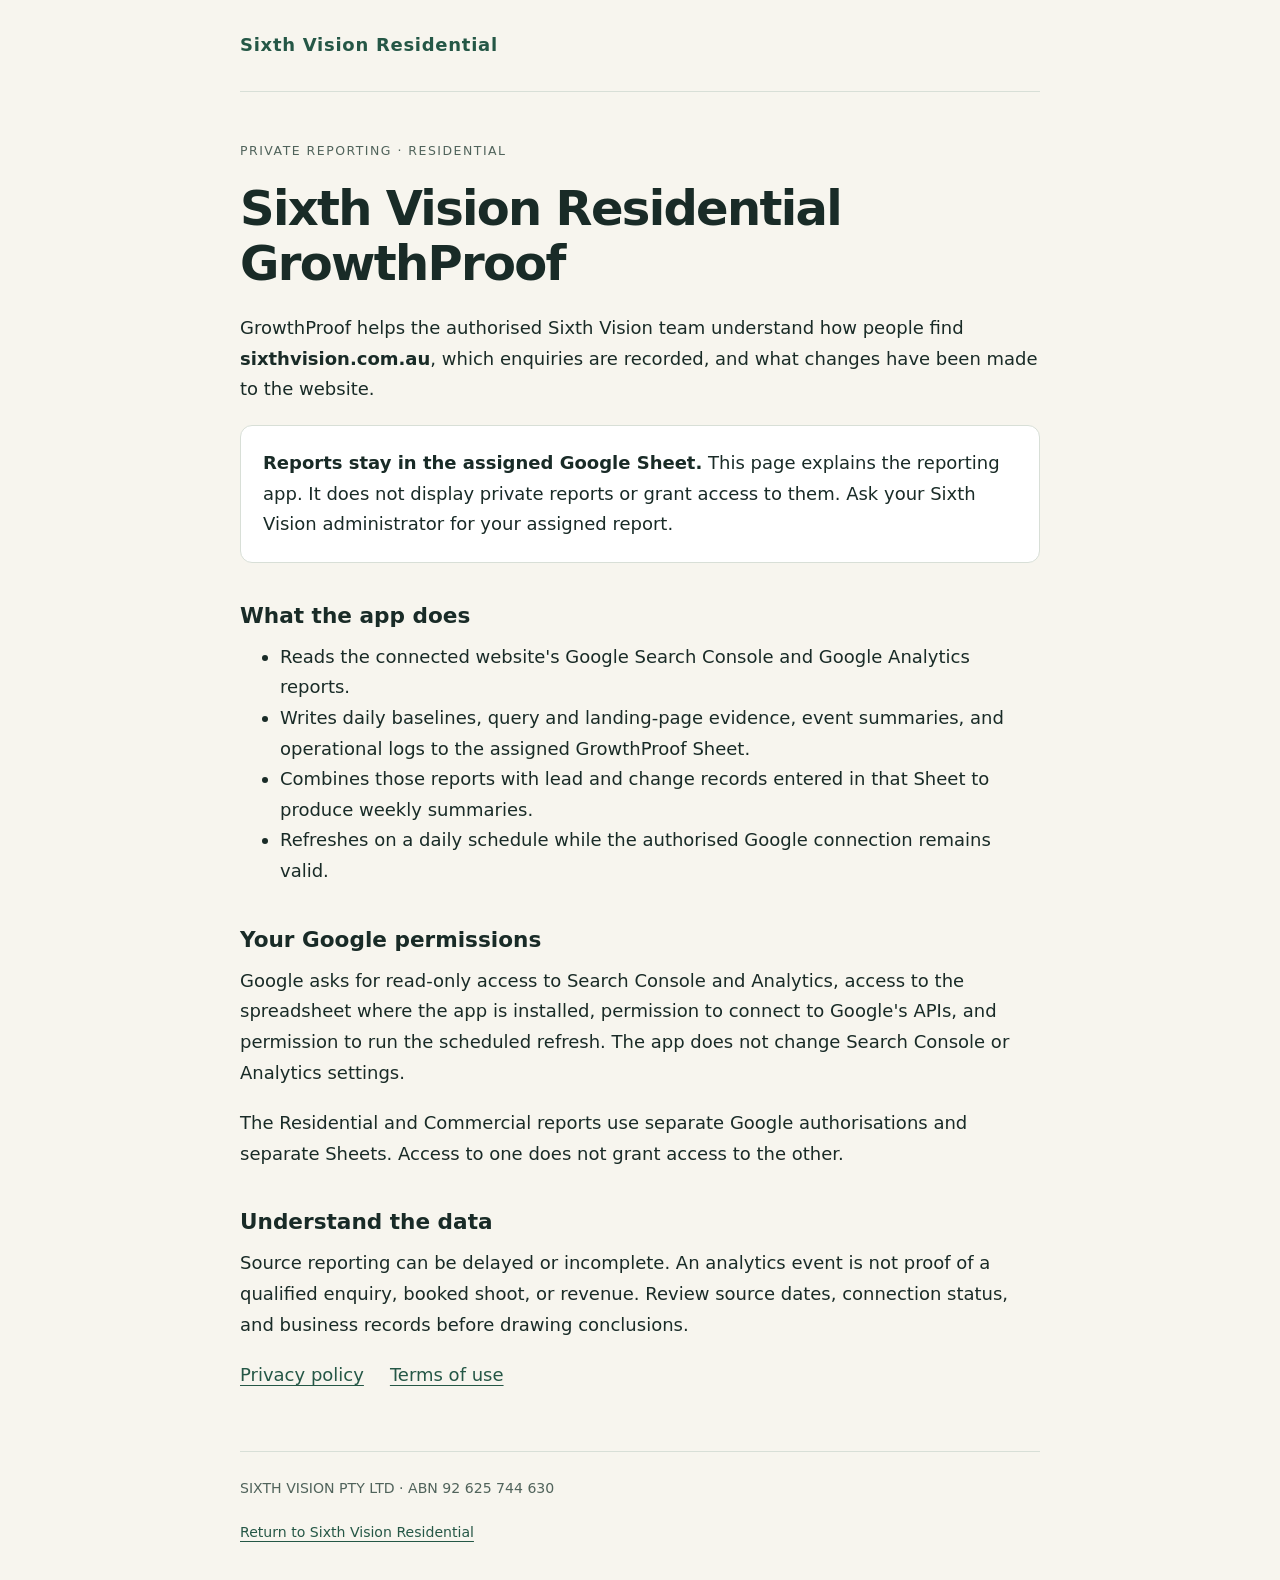
<file: growthproof/index.html>
<!doctype html>
<html lang="en-AU"><head><meta charset="utf-8"><meta name="viewport" content="width=device-width,initial-scale=1">
<title>Sixth Vision Residential GrowthProof | Sixth Vision Residential</title>
<meta name="description" content="Information about Sixth Vision Residential GrowthProof and its private Google reporting connection, data handling and user controls.">
<meta name="robots" content="noindex,follow"><link rel="canonical" href="https://sixthvision.com.au/growthproof/">
<style>
:root{color-scheme:light;--ink:#192b27;--muted:#50635b;--paper:#f7f5ee;--line:#d8dfd7;--accent:#255746}
*{box-sizing:border-box}body{margin:0;background:var(--paper);color:var(--ink);font:18px/1.7 system-ui,-apple-system,BlinkMacSystemFont,"Segoe UI",sans-serif}
header,main,footer{width:min(100% - 40px,800px);margin:auto}header{padding:30px 0;border-bottom:1px solid var(--line)}
header a{font-weight:700;text-decoration:none;letter-spacing:.04em}main{padding:48px 0 60px}h1{font-size:clamp(2rem,5vw,3rem);line-height:1.15;letter-spacing:-.035em;margin:12px 0 22px}h2{font-size:1.35rem;line-height:1.35;margin:38px 0 12px}p,ul{margin:0 0 20px}.eyebrow{font-size:.78rem;text-transform:uppercase;letter-spacing:.12em;color:var(--muted)}a{color:var(--accent);text-underline-offset:4px}a:focus-visible{outline:3px solid #997328;outline-offset:5px}nav{display:flex;gap:12px 26px;flex-wrap:wrap}footer{padding:25px 0 35px;border-top:1px solid var(--line);font-size:.88rem;color:var(--muted)}.note{padding:22px;border:1px solid var(--line);border-radius:12px;background:#fff}.skip{position:absolute;left:20px;top:-80px;background:white;padding:8px}.skip:focus{top:10px}
</style></head><body><a class="skip" href="#main">Skip to content</a><header><a href="/">Sixth Vision Residential</a></header><main id="main"><p class="eyebrow">Private reporting · Residential</p><h1>Sixth Vision Residential GrowthProof</h1>
<p>GrowthProof helps the authorised Sixth Vision team understand how people find <strong>sixthvision.com.au</strong>, which enquiries are recorded, and what changes have been made to the website.</p>
<div class="note"><strong>Reports stay in the assigned Google Sheet.</strong> This page explains the reporting app. It does not display private reports or grant access to them. Ask your Sixth Vision administrator for your assigned report.</div>
<h2>What the app does</h2><ul><li>Reads the connected website's Google Search Console and Google Analytics reports.</li><li>Writes daily baselines, query and landing-page evidence, event summaries, and operational logs to the assigned GrowthProof Sheet.</li><li>Combines those reports with lead and change records entered in that Sheet to produce weekly summaries.</li><li>Refreshes on a daily schedule while the authorised Google connection remains valid.</li></ul>
<h2>Your Google permissions</h2><p>Google asks for read-only access to Search Console and Analytics, access to the spreadsheet where the app is installed, permission to connect to Google's APIs, and permission to run the scheduled refresh. The app does not change Search Console or Analytics settings.</p>
<p>The Residential and Commercial reports use separate Google authorisations and separate Sheets. Access to one does not grant access to the other.</p>
<h2>Understand the data</h2><p>Source reporting can be delayed or incomplete. An analytics event is not proof of a qualified enquiry, booked shoot, or revenue. Review source dates, connection status, and business records before drawing conclusions.</p>
<nav aria-label="GrowthProof policies"><a href="/growthproof/privacy/">Privacy policy</a><a href="/growthproof/terms/">Terms of use</a></nav></main><footer><p>SIXTH VISION PTY LTD · ABN 92 625 744 630</p><a href="/">Return to Sixth Vision Residential</a></footer></body></html>
</file>
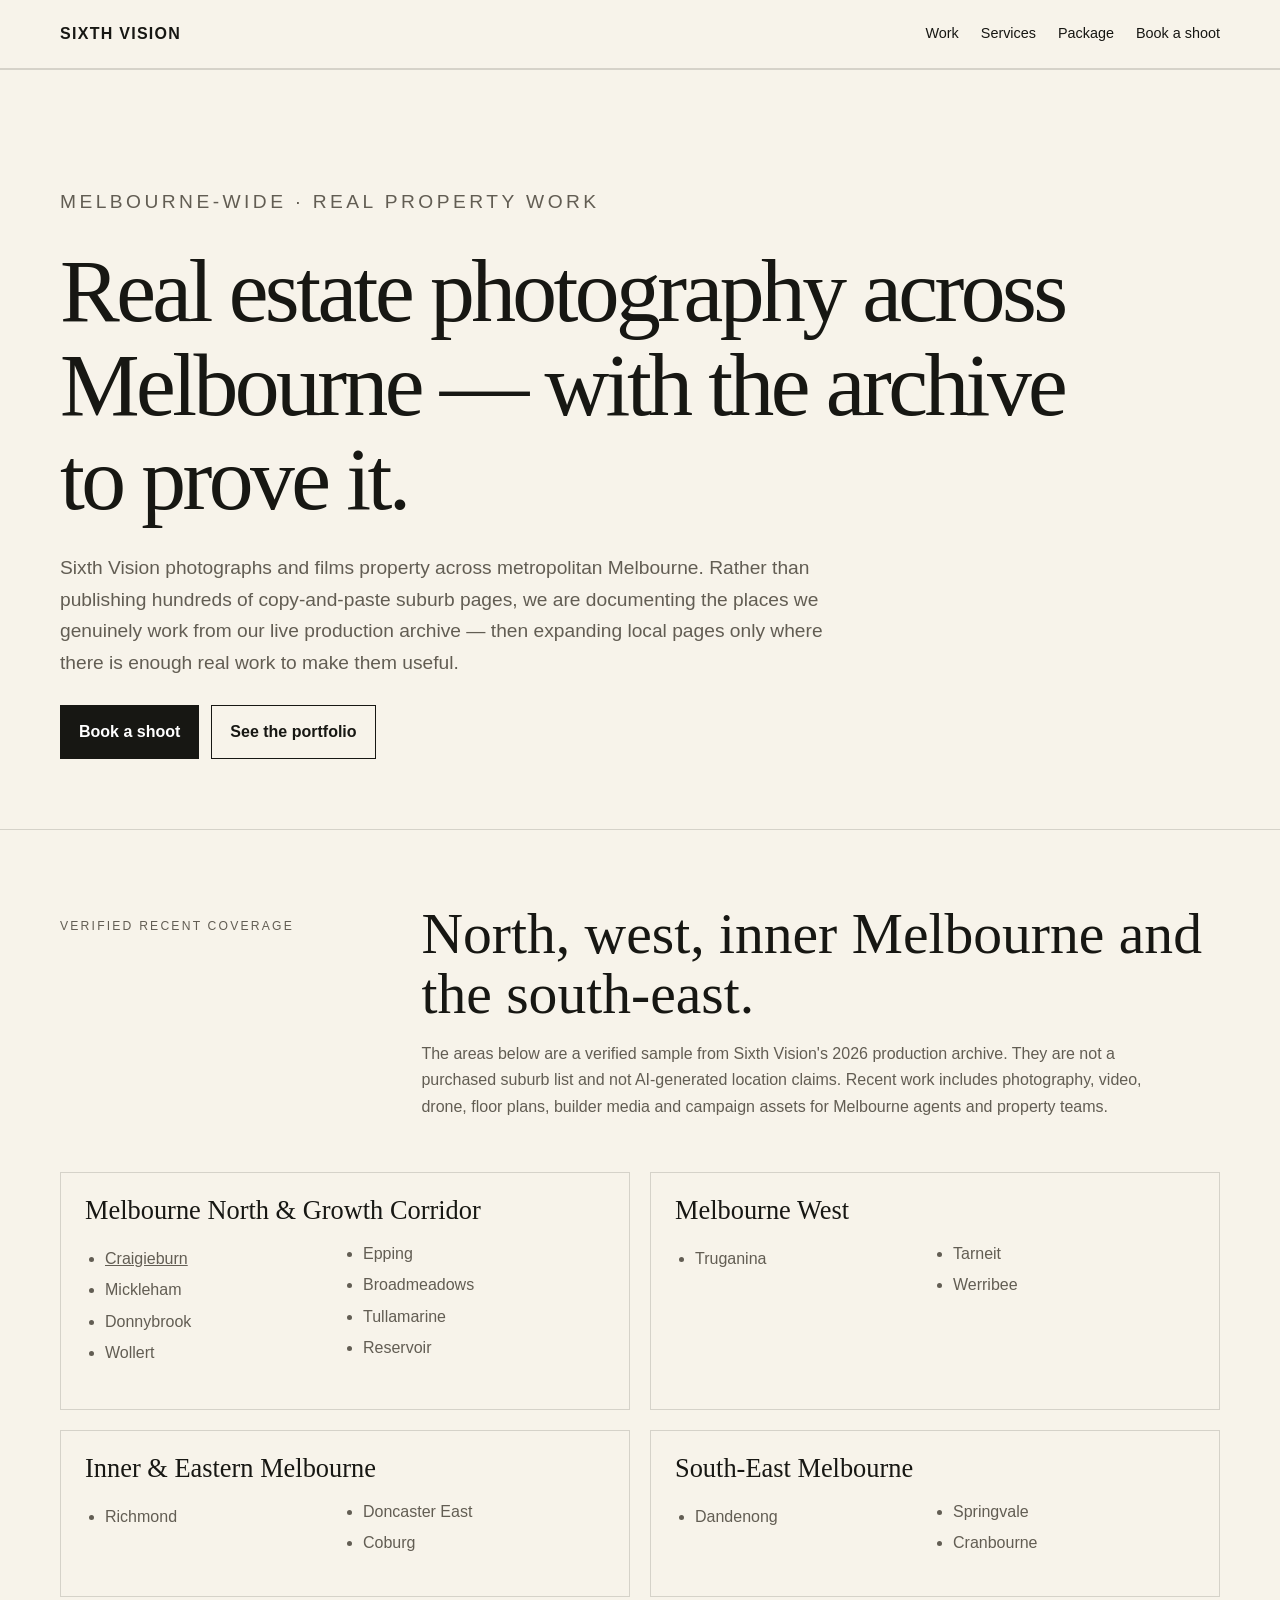
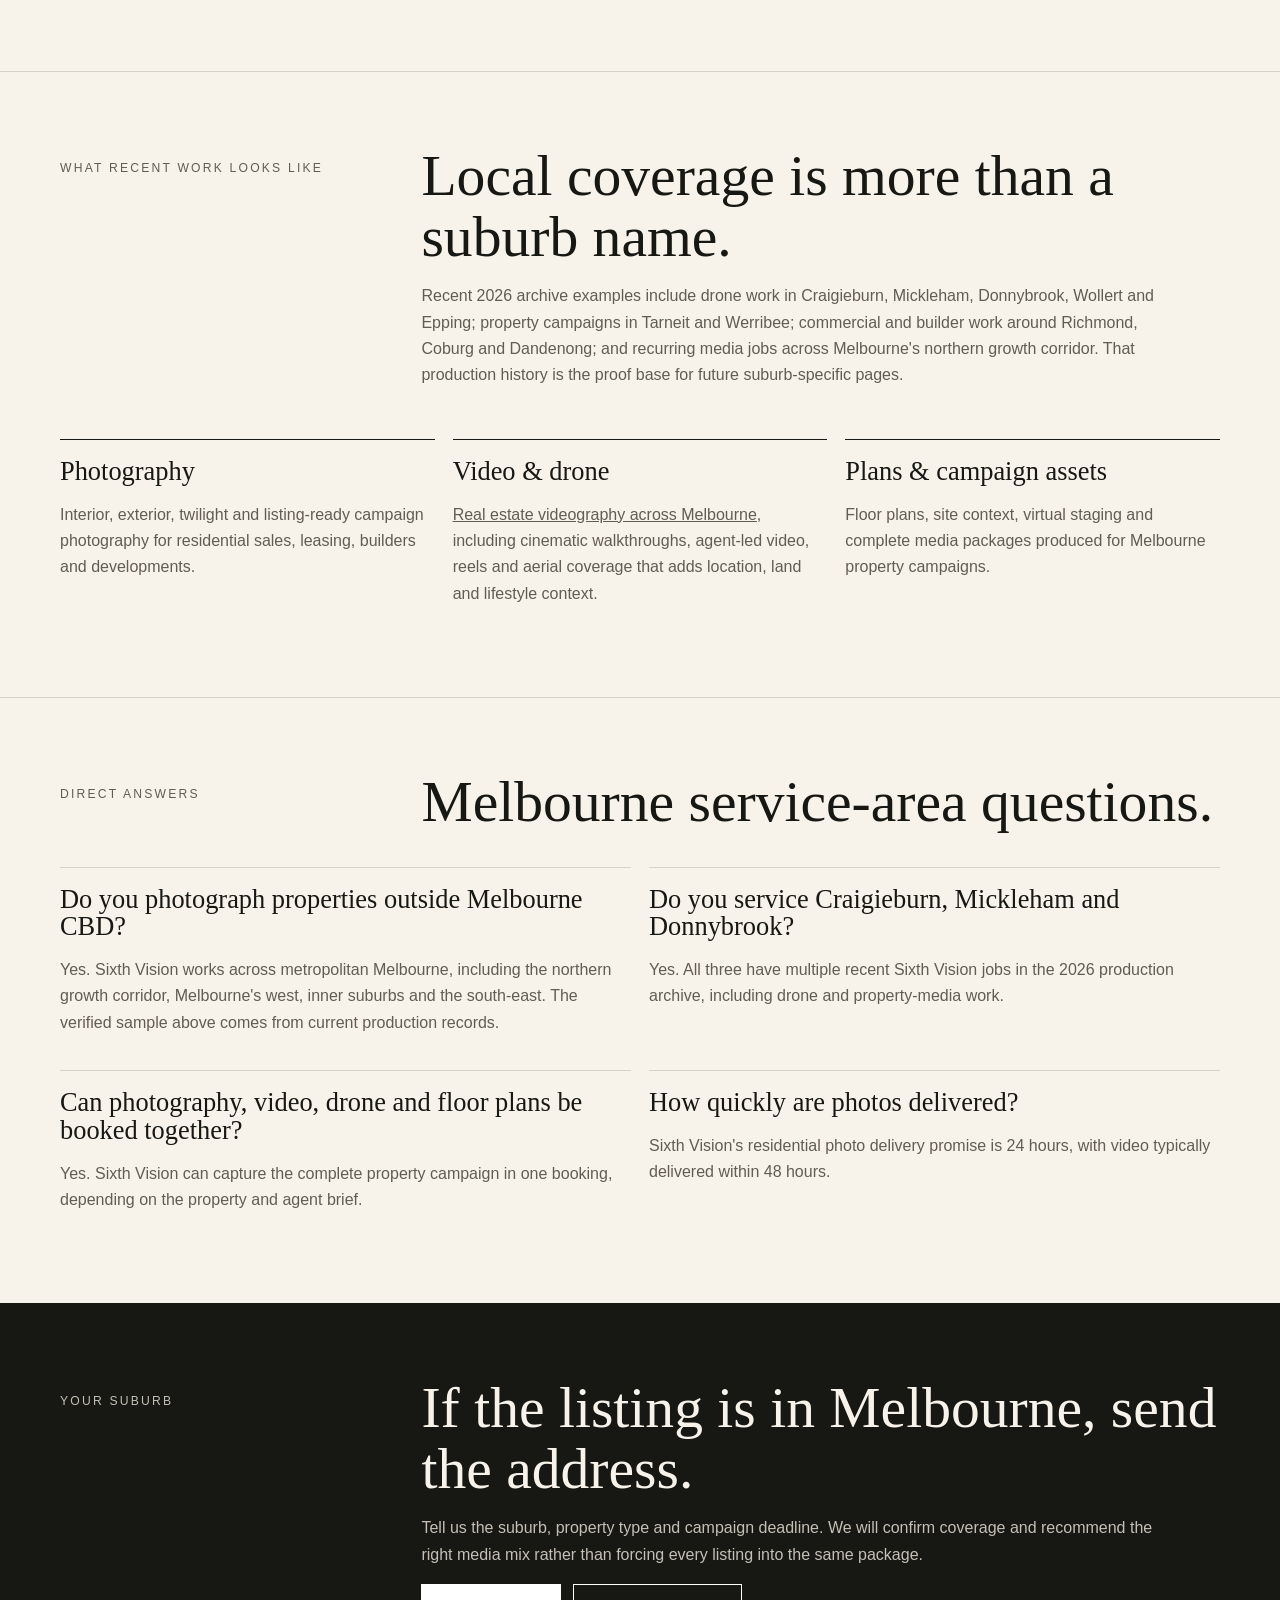
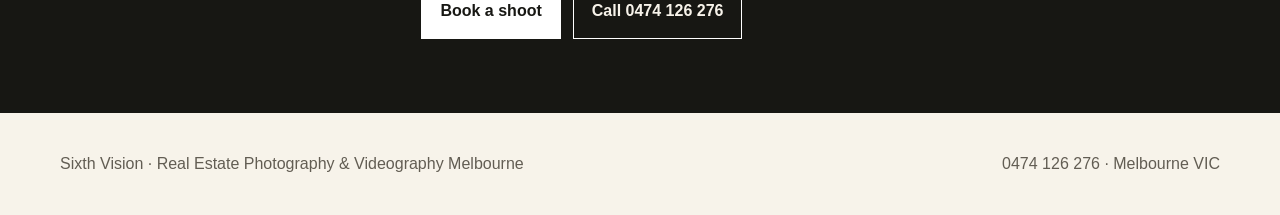
<file: melbourne-service-areas/index.html>
<!doctype html>
<html lang="en-AU">
<head>
<meta charset="utf-8">
<meta name="viewport" content="width=device-width,initial-scale=1">
<title>Real Estate Photography Across Melbourne | Sixth Vision Service Areas</title>
<meta name="description" content="Sixth Vision photographs real estate across Melbourne. See verified 2026 coverage across Melbourne's north, west, inner suburbs and south-east, with photography, video, drone and floor plans.">
<link rel="canonical" href="https://sixthvision.com.au/melbourne-service-areas/">
<meta name="robots" content="index,follow,max-image-preview:large">
<meta property="og:type" content="website">
<meta property="og:site_name" content="Sixth Vision">
<meta property="og:title" content="Real Estate Photography Across Melbourne | Sixth Vision">
<meta property="og:description" content="Verified recent Sixth Vision property-media work across Melbourne's north, west, inner suburbs and south-east.">
<meta property="og:url" content="https://sixthvision.com.au/melbourne-service-areas/">
<meta property="og:image" content="https://sixthvision.com.au/assets/img/og.jpg">
<meta name="twitter:card" content="summary_large_image">
<style>
:root{--paper:#f7f3ea;--ink:#171713;--muted:#625d53;--line:rgba(23,23,19,.15);--dark:#171713;--gold:#a37a32}
*{box-sizing:border-box}html{scroll-behavior:smooth}body{margin:0;background:var(--paper);color:var(--ink);font-family:Arial,Helvetica,sans-serif;line-height:1.65}
a{color:inherit}.wrap{width:min(1160px,calc(100% - 40px));margin:auto}
header{position:sticky;top:0;z-index:5;background:rgba(247,243,234,.94);backdrop-filter:blur(10px);border-bottom:1px solid var(--line)}
nav{min-height:68px;display:flex;justify-content:space-between;align-items:center;gap:24px}.brand{text-decoration:none;font-weight:700;letter-spacing:.08em}.navlinks{display:flex;gap:22px}.navlinks a{text-decoration:none;font-size:.9rem}
.hero{padding:90px 0 70px}.eyebrow{font-size:.76rem;text-transform:uppercase;letter-spacing:.18em;color:var(--muted)}
h1,h2,h3{font-family:Georgia,'Times New Roman',serif;font-weight:400;line-height:1.05;margin:0}h1{font-size:clamp(3rem,7vw,6.6rem);letter-spacing:-.04em;max-width:1050px}h2{font-size:clamp(2.2rem,4.5vw,4.5rem)}h3{font-size:1.65rem}
.hero p{max-width:780px;font-size:1.2rem;color:var(--muted);margin:26px 0}.cta{display:flex;gap:12px;flex-wrap:wrap}.btn{padding:13px 18px;border:1px solid var(--ink);text-decoration:none;font-weight:700}.btn.primary{background:var(--ink);color:#fff}
section{padding:74px 0;border-top:1px solid var(--line)}.intro{display:grid;grid-template-columns:.8fr 2fr;gap:42px}.intro p{color:var(--muted);max-width:760px}
.regions{display:grid;grid-template-columns:repeat(2,1fr);gap:20px;margin-top:36px}.region{border:1px solid var(--line);padding:24px}.region ul{columns:2;padding-left:20px;color:var(--muted)}.region li{margin:5px 0}
.proof{display:grid;grid-template-columns:repeat(3,1fr);gap:18px;margin-top:34px}.proof article{border-top:1px solid var(--ink);padding-top:18px}.proof p{color:var(--muted)}
.qa{display:grid;grid-template-columns:1fr 1fr;gap:18px;margin-top:34px}.qa article{border-top:1px solid var(--line);padding-top:18px}.qa p{color:var(--muted)}
.dark{background:var(--dark);color:#f7f3ea}.dark p{color:#c5c0b6}.dark .btn{border-color:#fff}.dark .btn.primary{background:#fff;color:var(--dark)}
footer{padding:38px 0}.foot{display:flex;justify-content:space-between;gap:20px;flex-wrap:wrap;color:var(--muted)}
@media(max-width:800px){.navlinks{display:none}.intro,.regions,.proof,.qa{grid-template-columns:1fr}.region ul{columns:1}.hero{padding-top:58px}}
</style>
<script type="application/ld+json">
{"@context":"https://schema.org","@type":"Service","name":"Real Estate Photography Across Melbourne","serviceType":"Real estate photography and videography","provider":{"@id":"https://sixthvision.com.au/#business"},"areaServed":{"@type":"City","name":"Melbourne"},"url":"https://sixthvision.com.au/melbourne-service-areas/","description":"Real estate photography, videography, drone, floor plans and property media across Melbourne."}
</script>
<script type="application/ld+json">
{"@context":"https://schema.org","@type":"BreadcrumbList","itemListElement":[{"@type":"ListItem","position":1,"name":"Sixth Vision","item":"https://sixthvision.com.au/"},{"@type":"ListItem","position":2,"name":"Melbourne service areas","item":"https://sixthvision.com.au/melbourne-service-areas/"}]}
</script>
<link rel="dns-prefetch" href="https://www.googletagmanager.com">
<script>
window.dataLayer=window.dataLayer||[];function gtag(){dataLayer.push(arguments)}
gtag('js',new Date());gtag('config','G-M6TSWTEBM9');
addEventListener('load',function(){var s=document.createElement('script');s.async=true;s.src='https://www.googletagmanager.com/gtag/js?id=G-M6TSWTEBM9';document.head.appendChild(s)},{once:true});
document.addEventListener('click',function(e){var a=e.target.closest('a');if(!a)return;var h=a.getAttribute('href')||'';var n='';if(h.indexOf('tel:')===0)n='phone_click';else if(h.indexOf('mailto:')===0)n='email_click';else if(h.indexOf('#contact')!==-1)n='book_shoot_click';else if(h.indexOf('wa.me')!==-1)n='whatsapp_click';if(n)gtag('event',n,{link_url:a.href,page_location:location.href});});
</script>
</head>
<body>
<header><div class="wrap"><nav><a class="brand" href="/">SIXTH VISION</a><div class="navlinks"><a href="/#work">Work</a><a href="/#services">Services</a><a href="/#package">Package</a><a href="/#contact">Book a shoot</a></div></nav></div></header>
<main>
<section class="hero"><div class="wrap">
<p class="eyebrow">Melbourne-wide · Real property work</p>
<h1>Real estate photography across Melbourne — with the archive to prove it.</h1>
<p>Sixth Vision photographs and films property across metropolitan Melbourne. Rather than publishing hundreds of copy-and-paste suburb pages, we are documenting the places we genuinely work from our live production archive — then expanding local pages only where there is enough real work to make them useful.</p>
<div class="cta"><a class="btn primary" href="/#contact">Book a shoot</a><a class="btn" href="/#work">See the portfolio</a></div>
</div></section>

<section><div class="wrap">
<div class="intro"><p class="eyebrow">Verified recent coverage</p><div><h2>North, west, inner Melbourne and the south-east.</h2><p>The areas below are a verified sample from Sixth Vision's 2026 production archive. They are not a purchased suburb list and not AI-generated location claims. Recent work includes photography, video, drone, floor plans, builder media and campaign assets for Melbourne agents and property teams.</p></div></div>
<div class="regions">
<div class="region"><h3>Melbourne North &amp; Growth Corridor</h3><ul><li><a href="/real-estate-photography-craigieburn/">Craigieburn</a></li><li>Mickleham</li><li>Donnybrook</li><li>Wollert</li><li>Epping</li><li>Broadmeadows</li><li>Tullamarine</li><li>Reservoir</li></ul></div>
<div class="region"><h3>Melbourne West</h3><ul><li>Truganina</li><li>Tarneit</li><li>Werribee</li></ul></div>
<div class="region"><h3>Inner &amp; Eastern Melbourne</h3><ul><li>Richmond</li><li>Doncaster East</li><li>Coburg</li></ul></div>
<div class="region"><h3>South-East Melbourne</h3><ul><li>Dandenong</li><li>Springvale</li><li>Cranbourne</li></ul></div>
</div>
</div></section>

<section><div class="wrap">
<div class="intro"><p class="eyebrow">What recent work looks like</p><div><h2>Local coverage is more than a suburb name.</h2><p>Recent 2026 archive examples include drone work in Craigieburn, Mickleham, Donnybrook, Wollert and Epping; property campaigns in Tarneit and Werribee; commercial and builder work around Richmond, Coburg and Dandenong; and recurring media jobs across Melbourne's northern growth corridor. That production history is the proof base for future suburb-specific pages.</p></div></div>
<div class="proof">
<article><h3>Photography</h3><p>Interior, exterior, twilight and listing-ready campaign photography for residential sales, leasing, builders and developments.</p></article>
<article><h3>Video &amp; drone</h3><p><a href="/real-estate-videography-melbourne/">Real estate videography across Melbourne</a>, including cinematic walkthroughs, agent-led video, reels and aerial coverage that adds location, land and lifestyle context.</p></article>
<article><h3>Plans &amp; campaign assets</h3><p>Floor plans, site context, virtual staging and complete media packages produced for Melbourne property campaigns.</p></article>
</div>
</div></section>

<section><div class="wrap">
<div class="intro"><p class="eyebrow">Direct answers</p><div><h2>Melbourne service-area questions.</h2></div></div>
<div class="qa">
<article><h3>Do you photograph properties outside Melbourne CBD?</h3><p>Yes. Sixth Vision works across metropolitan Melbourne, including the northern growth corridor, Melbourne's west, inner suburbs and the south-east. The verified sample above comes from current production records.</p></article>
<article><h3>Do you service Craigieburn, Mickleham and Donnybrook?</h3><p>Yes. All three have multiple recent Sixth Vision jobs in the 2026 production archive, including drone and property-media work.</p></article>
<article><h3>Can photography, video, drone and floor plans be booked together?</h3><p>Yes. Sixth Vision can capture the complete property campaign in one booking, depending on the property and agent brief.</p></article>
<article><h3>How quickly are photos delivered?</h3><p>Sixth Vision's residential photo delivery promise is 24 hours, with video typically delivered within 48 hours.</p></article>
</div>
</div></section>

<section class="dark"><div class="wrap">
<div class="intro"><p class="eyebrow">Your suburb</p><div><h2>If the listing is in Melbourne, send the address.</h2><p>Tell us the suburb, property type and campaign deadline. We will confirm coverage and recommend the right media mix rather than forcing every listing into the same package.</p><div class="cta"><a class="btn primary" href="/#contact">Book a shoot</a><a class="btn" href="tel:+61474126276">Call 0474 126 276</a></div></div></div>
</div></section>
</main>
<footer><div class="wrap foot"><span>Sixth Vision · Real Estate Photography &amp; Videography Melbourne</span><span>0474 126 276 · Melbourne VIC</span></div></footer>
</body></html>
</file>
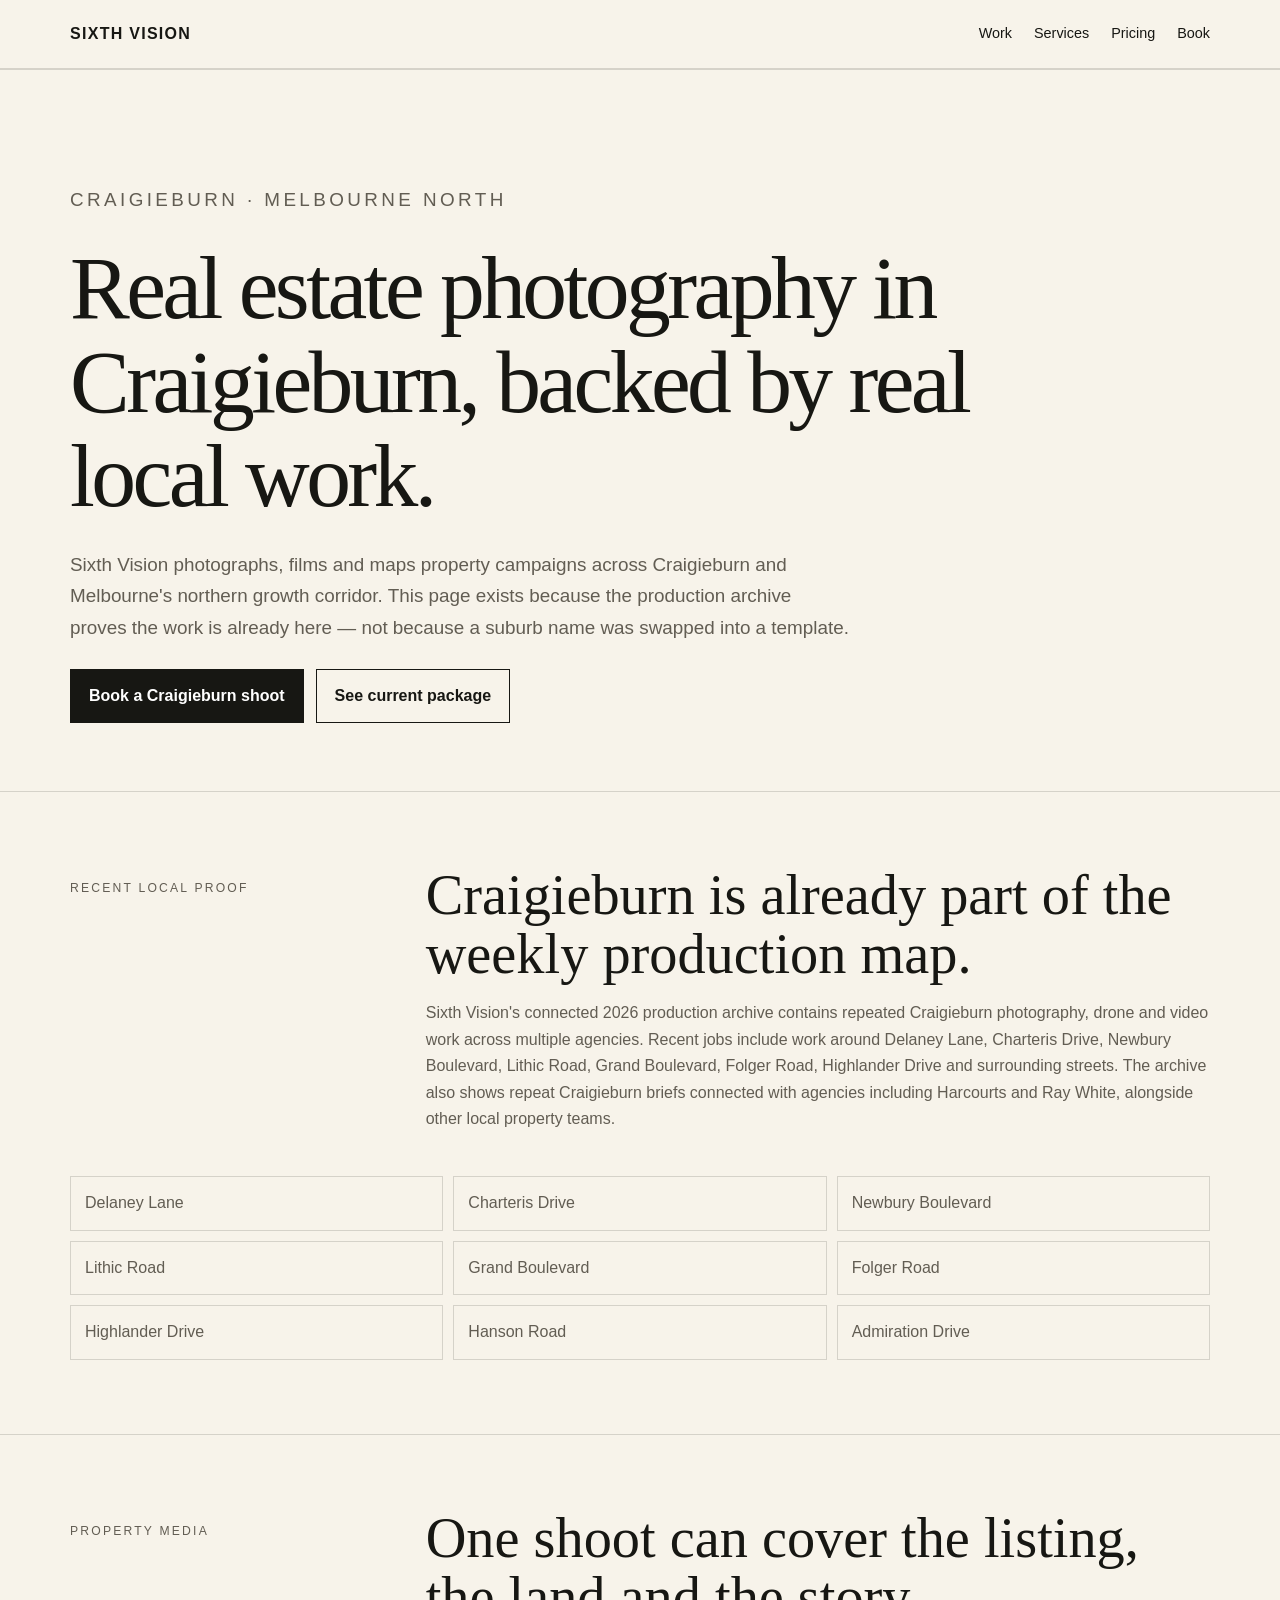
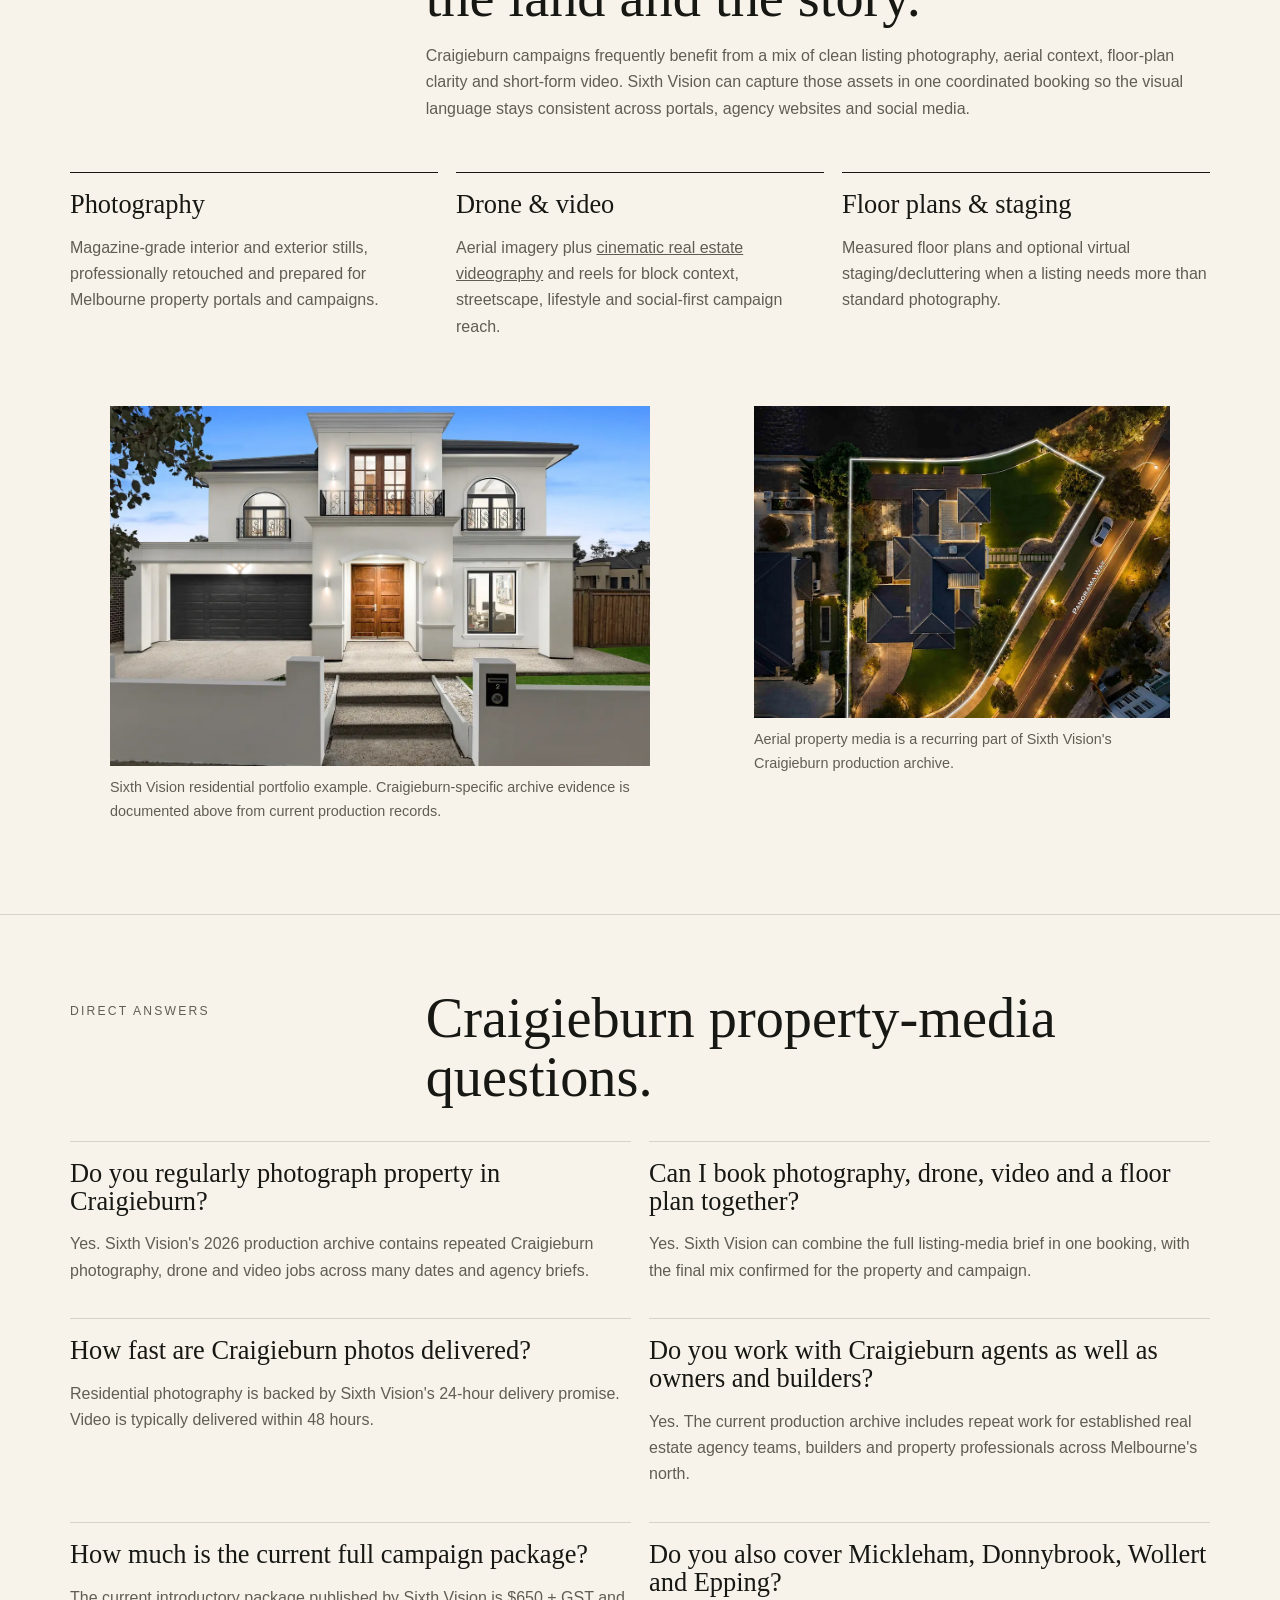
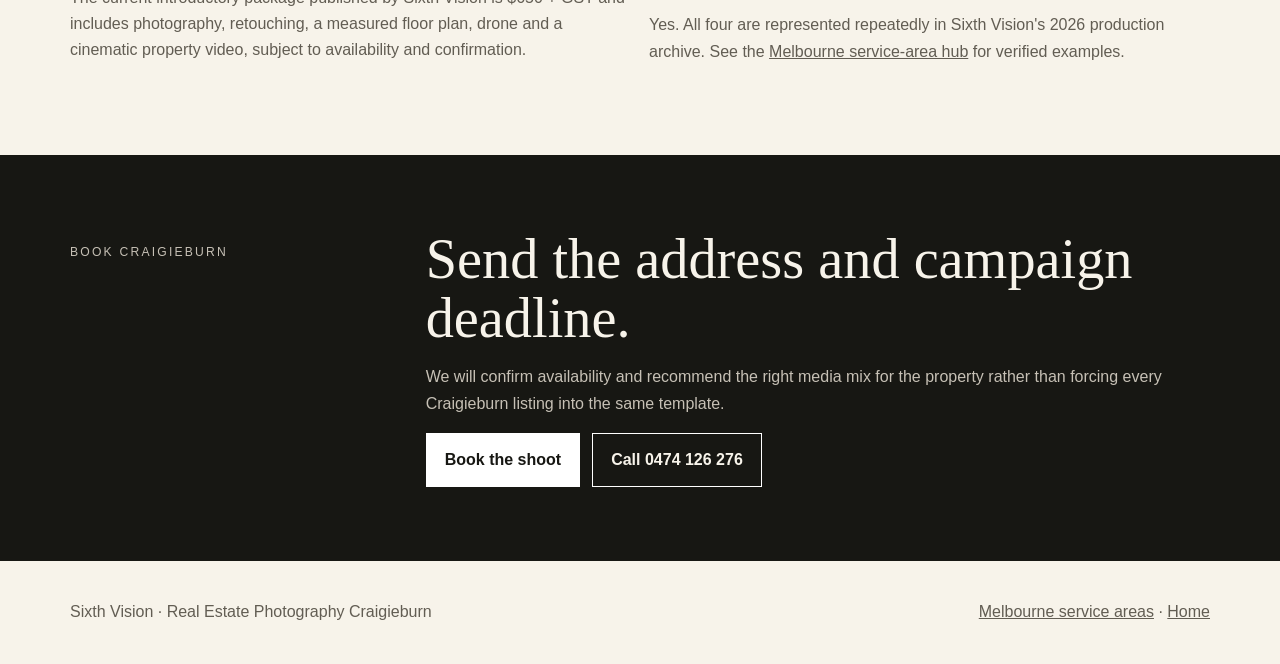
<file: real-estate-photography-craigieburn/index.html>
<!doctype html>
<html lang="en-AU">
<head>
<meta charset="utf-8">
<meta name="viewport" content="width=device-width,initial-scale=1">
<title>Real Estate Photography Craigieburn | Sixth Vision Melbourne</title>
<meta name="description" content="Real estate photography, video, drone and floor plans in Craigieburn from Sixth Vision. Genuine 2026 Craigieburn production history with fast Melbourne property-media delivery.">
<link rel="canonical" href="https://sixthvision.com.au/real-estate-photography-craigieburn/">
<meta name="robots" content="index,follow,max-image-preview:large">
<meta property="og:type" content="website">
<meta property="og:site_name" content="Sixth Vision">
<meta property="og:title" content="Real Estate Photography Craigieburn | Sixth Vision">
<meta property="og:description" content="Photography, video, drone and floor plans for Craigieburn property campaigns, backed by genuine recent Sixth Vision work.">
<meta property="og:url" content="https://sixthvision.com.au/real-estate-photography-craigieburn/">
<meta property="og:image" content="https://sixthvision.com.au/assets/img/gal-facade-1200.webp">
<meta name="twitter:card" content="summary_large_image">
<style>
:root{--paper:#f7f3ea;--ink:#171713;--muted:#625d53;--line:rgba(23,23,19,.15);--dark:#171713}
*{box-sizing:border-box}body{margin:0;background:var(--paper);color:var(--ink);font-family:Arial,Helvetica,sans-serif;line-height:1.65}
a{color:inherit}.wrap{width:min(1140px,calc(100% - 40px));margin:auto}
header{position:sticky;top:0;z-index:5;background:rgba(247,243,234,.94);backdrop-filter:blur(10px);border-bottom:1px solid var(--line)}
nav{min-height:68px;display:flex;justify-content:space-between;align-items:center;gap:24px}.brand{text-decoration:none;font-weight:700;letter-spacing:.08em}.links{display:flex;gap:22px}.links a{text-decoration:none;font-size:.9rem}
.hero{padding:88px 0 68px}.eyebrow{font-size:.76rem;text-transform:uppercase;letter-spacing:.18em;color:var(--muted)}
h1,h2,h3{font-family:Georgia,'Times New Roman',serif;font-weight:400;line-height:1.05;margin:0}h1{font-size:clamp(3rem,7vw,6.4rem);letter-spacing:-.04em;max-width:1030px}h2{font-size:clamp(2.2rem,4.4vw,4.4rem)}h3{font-size:1.65rem}
.hero p{max-width:780px;font-size:1.18rem;color:var(--muted);margin:26px 0}.cta{display:flex;gap:12px;flex-wrap:wrap}.btn{display:inline-block;padding:13px 18px;border:1px solid var(--ink);text-decoration:none;font-weight:700}.btn.primary{background:var(--ink);color:#fff}
section{padding:74px 0;border-top:1px solid var(--line)}.split{display:grid;grid-template-columns:.8fr 2fr;gap:42px}.split p{color:var(--muted)}
.proof{display:grid;grid-template-columns:repeat(3,1fr);gap:18px;margin-top:34px}.proof article,.card{border-top:1px solid var(--ink);padding-top:18px}.proof p,.card p{color:var(--muted)}
.work{display:grid;grid-template-columns:1.25fr 1fr;gap:24px;margin-top:34px}.work img{width:100%;height:auto;display:block}.caption{font-size:.9rem;color:var(--muted);margin-top:10px}
.streetgrid{display:grid;grid-template-columns:repeat(3,1fr);gap:10px;margin-top:28px}.streetgrid span{border:1px solid var(--line);padding:13px 14px;color:var(--muted)}
.qa{display:grid;grid-template-columns:repeat(2,1fr);gap:18px;margin-top:34px}.qa article{border-top:1px solid var(--line);padding-top:18px}.qa p{color:var(--muted)}
.dark{background:var(--dark);color:#f7f3ea}.dark p{color:#c6c0b5}.dark .btn{border-color:#fff}.dark .btn.primary{background:#fff;color:var(--dark)}
footer{padding:38px 0}.foot{display:flex;justify-content:space-between;gap:20px;flex-wrap:wrap;color:var(--muted)}
@media(max-width:800px){.links{display:none}.split,.proof,.work,.streetgrid,.qa{grid-template-columns:1fr}.hero{padding-top:58px}}
</style>
<link rel="dns-prefetch" href="https://www.googletagmanager.com">
<script>
window.dataLayer=window.dataLayer||[];function gtag(){dataLayer.push(arguments)}
gtag('js',new Date());gtag('config','G-M6TSWTEBM9');
addEventListener('load',function(){var s=document.createElement('script');s.async=true;s.src='https://www.googletagmanager.com/gtag/js?id=G-M6TSWTEBM9';document.head.appendChild(s)},{once:true});
document.addEventListener('click',function(e){var a=e.target.closest('a');if(!a)return;var h=a.getAttribute('href')||'';var n='';if(h.indexOf('tel:')===0)n='phone_click';else if(h.indexOf('mailto:')===0)n='email_click';else if(h.indexOf('#contact')!==-1)n='book_shoot_click';else if(h.indexOf('wa.me')!==-1)n='whatsapp_click';if(n)gtag('event',n,{link_url:a.href,page_location:location.href});});
</script>
<script type="application/ld+json">
{"@context":"https://schema.org","@type":"Service","name":"Real Estate Photography Craigieburn","serviceType":"Real estate photography and videography","provider":{"@id":"https://sixthvision.com.au/#business"},"areaServed":{"@type":"Place","name":"Craigieburn, Victoria"},"url":"https://sixthvision.com.au/real-estate-photography-craigieburn/","description":"Real estate photography, video, drone and floor plans for Craigieburn property campaigns."}
</script>
<script type="application/ld+json">
{"@context":"https://schema.org","@type":"BreadcrumbList","itemListElement":[{"@type":"ListItem","position":1,"name":"Sixth Vision","item":"https://sixthvision.com.au/"},{"@type":"ListItem","position":2,"name":"Melbourne service areas","item":"https://sixthvision.com.au/melbourne-service-areas/"},{"@type":"ListItem","position":3,"name":"Craigieburn","item":"https://sixthvision.com.au/real-estate-photography-craigieburn/"}]}
</script>
</head>
<body>
<header><div class="wrap"><nav><a class="brand" href="/">SIXTH VISION</a><div class="links"><a href="/#work">Work</a><a href="/#services">Services</a><a href="/real-estate-photography-pricing-melbourne/">Pricing</a><a href="/#contact">Book</a></div></nav></div></header>
<main>
<section class="hero"><div class="wrap">
<p class="eyebrow">Craigieburn · Melbourne North</p>
<h1>Real estate photography in Craigieburn, backed by real local work.</h1>
<p>Sixth Vision photographs, films and maps property campaigns across Craigieburn and Melbourne's northern growth corridor. This page exists because the production archive proves the work is already here — not because a suburb name was swapped into a template.</p>
<div class="cta"><a class="btn primary" href="/#contact">Book a Craigieburn shoot</a><a class="btn" href="/real-estate-photography-pricing-melbourne/">See current package</a></div>
</div></section>

<section><div class="wrap">
<div class="split"><p class="eyebrow">Recent local proof</p><div><h2>Craigieburn is already part of the weekly production map.</h2><p>Sixth Vision's connected 2026 production archive contains repeated Craigieburn photography, drone and video work across multiple agencies. Recent jobs include work around Delaney Lane, Charteris Drive, Newbury Boulevard, Lithic Road, Grand Boulevard, Folger Road, Highlander Drive and surrounding streets. The archive also shows repeat Craigieburn briefs connected with agencies including Harcourts and Ray White, alongside other local property teams.</p></div></div>
<div class="streetgrid"><span>Delaney Lane</span><span>Charteris Drive</span><span>Newbury Boulevard</span><span>Lithic Road</span><span>Grand Boulevard</span><span>Folger Road</span><span>Highlander Drive</span><span>Hanson Road</span><span>Admiration Drive</span></div>
</div></section>

<section><div class="wrap">
<div class="split"><p class="eyebrow">Property media</p><div><h2>One shoot can cover the listing, the land and the story.</h2><p>Craigieburn campaigns frequently benefit from a mix of clean listing photography, aerial context, floor-plan clarity and short-form video. Sixth Vision can capture those assets in one coordinated booking so the visual language stays consistent across portals, agency websites and social media.</p></div></div>
<div class="proof">
<article><h3>Photography</h3><p>Magazine-grade interior and exterior stills, professionally retouched and prepared for Melbourne property portals and campaigns.</p></article>
<article><h3>Drone &amp; video</h3><p>Aerial imagery plus <a href="/real-estate-videography-melbourne/">cinematic real estate videography</a> and reels for block context, streetscape, lifestyle and social-first campaign reach.</p></article>
<article><h3>Floor plans &amp; staging</h3><p>Measured floor plans and optional virtual staging/decluttering when a listing needs more than standard photography.</p></article>
</div>
<div class="work">
<figure><img src="/assets/img/gal-facade-1200.webp" width="1200" height="800" loading="lazy" alt="Sixth Vision Melbourne real estate photography example"><figcaption class="caption">Sixth Vision residential portfolio example. Craigieburn-specific archive evidence is documented above from current production records.</figcaption></figure>
<figure><img src="/assets/img/drone-band-1000.webp" width="1000" height="667" loading="lazy" alt="Sixth Vision Melbourne drone real estate photography example"><figcaption class="caption">Aerial property media is a recurring part of Sixth Vision's Craigieburn production archive.</figcaption></figure>
</div>
</div></section>

<section><div class="wrap">
<div class="split"><p class="eyebrow">Direct answers</p><div><h2>Craigieburn property-media questions.</h2></div></div>
<div class="qa">
<article><h3>Do you regularly photograph property in Craigieburn?</h3><p>Yes. Sixth Vision's 2026 production archive contains repeated Craigieburn photography, drone and video jobs across many dates and agency briefs.</p></article>
<article><h3>Can I book photography, drone, video and a floor plan together?</h3><p>Yes. Sixth Vision can combine the full listing-media brief in one booking, with the final mix confirmed for the property and campaign.</p></article>
<article><h3>How fast are Craigieburn photos delivered?</h3><p>Residential photography is backed by Sixth Vision's 24-hour delivery promise. Video is typically delivered within 48 hours.</p></article>
<article><h3>Do you work with Craigieburn agents as well as owners and builders?</h3><p>Yes. The current production archive includes repeat work for established real estate agency teams, builders and property professionals across Melbourne's north.</p></article>
<article><h3>How much is the current full campaign package?</h3><p>The current introductory package published by Sixth Vision is $650 + GST and includes photography, retouching, a measured floor plan, drone and a cinematic property video, subject to availability and confirmation.</p></article>
<article><h3>Do you also cover Mickleham, Donnybrook, Wollert and Epping?</h3><p>Yes. All four are represented repeatedly in Sixth Vision's 2026 production archive. See the <a href="/melbourne-service-areas/">Melbourne service-area hub</a> for verified examples.</p></article>
</div>
</div></section>

<section class="dark"><div class="wrap">
<div class="split"><p class="eyebrow">Book Craigieburn</p><div><h2>Send the address and campaign deadline.</h2><p>We will confirm availability and recommend the right media mix for the property rather than forcing every Craigieburn listing into the same template.</p><div class="cta"><a class="btn primary" href="/#contact">Book the shoot</a><a class="btn" href="tel:+61474126276">Call 0474 126 276</a></div></div></div>
</div></section>
</main>
<footer><div class="wrap foot"><span>Sixth Vision · Real Estate Photography Craigieburn</span><span><a href="/melbourne-service-areas/">Melbourne service areas</a> · <a href="/">Home</a></span></div></footer>
</body>
</html>
</file>
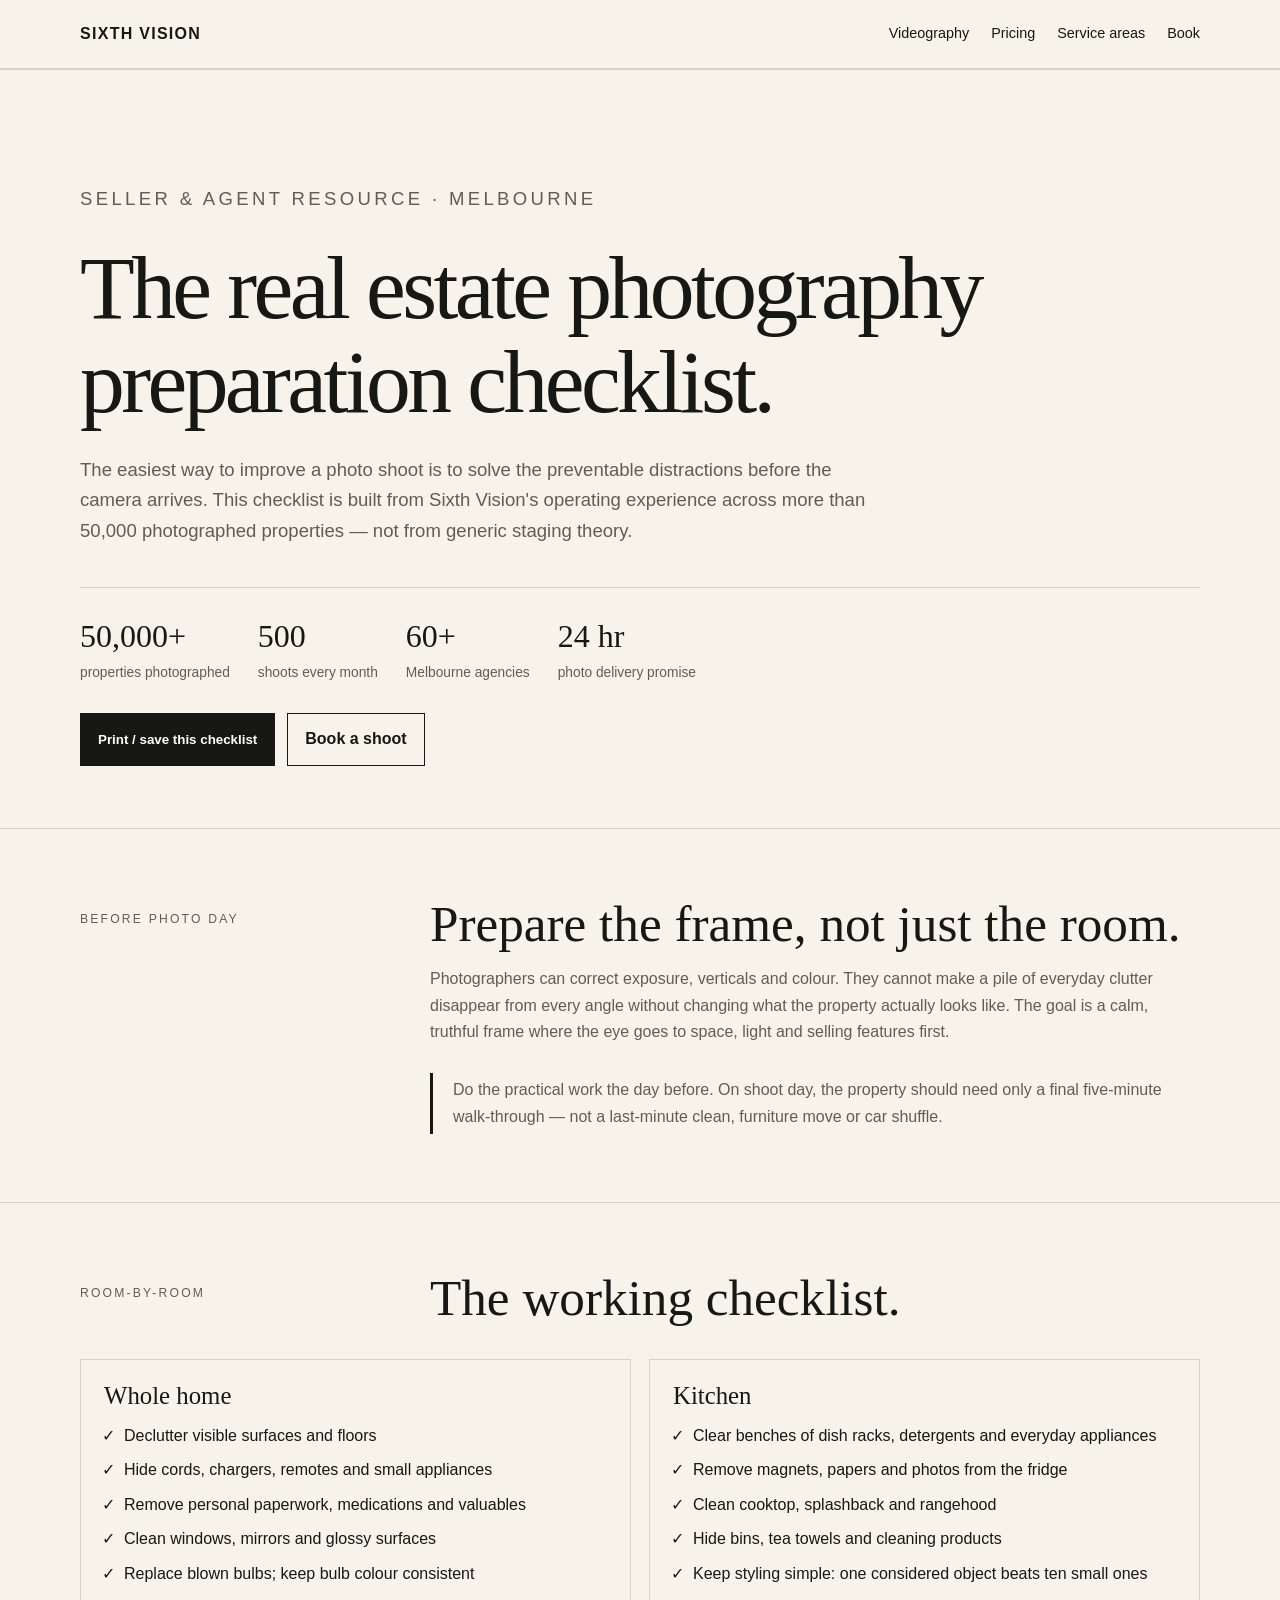
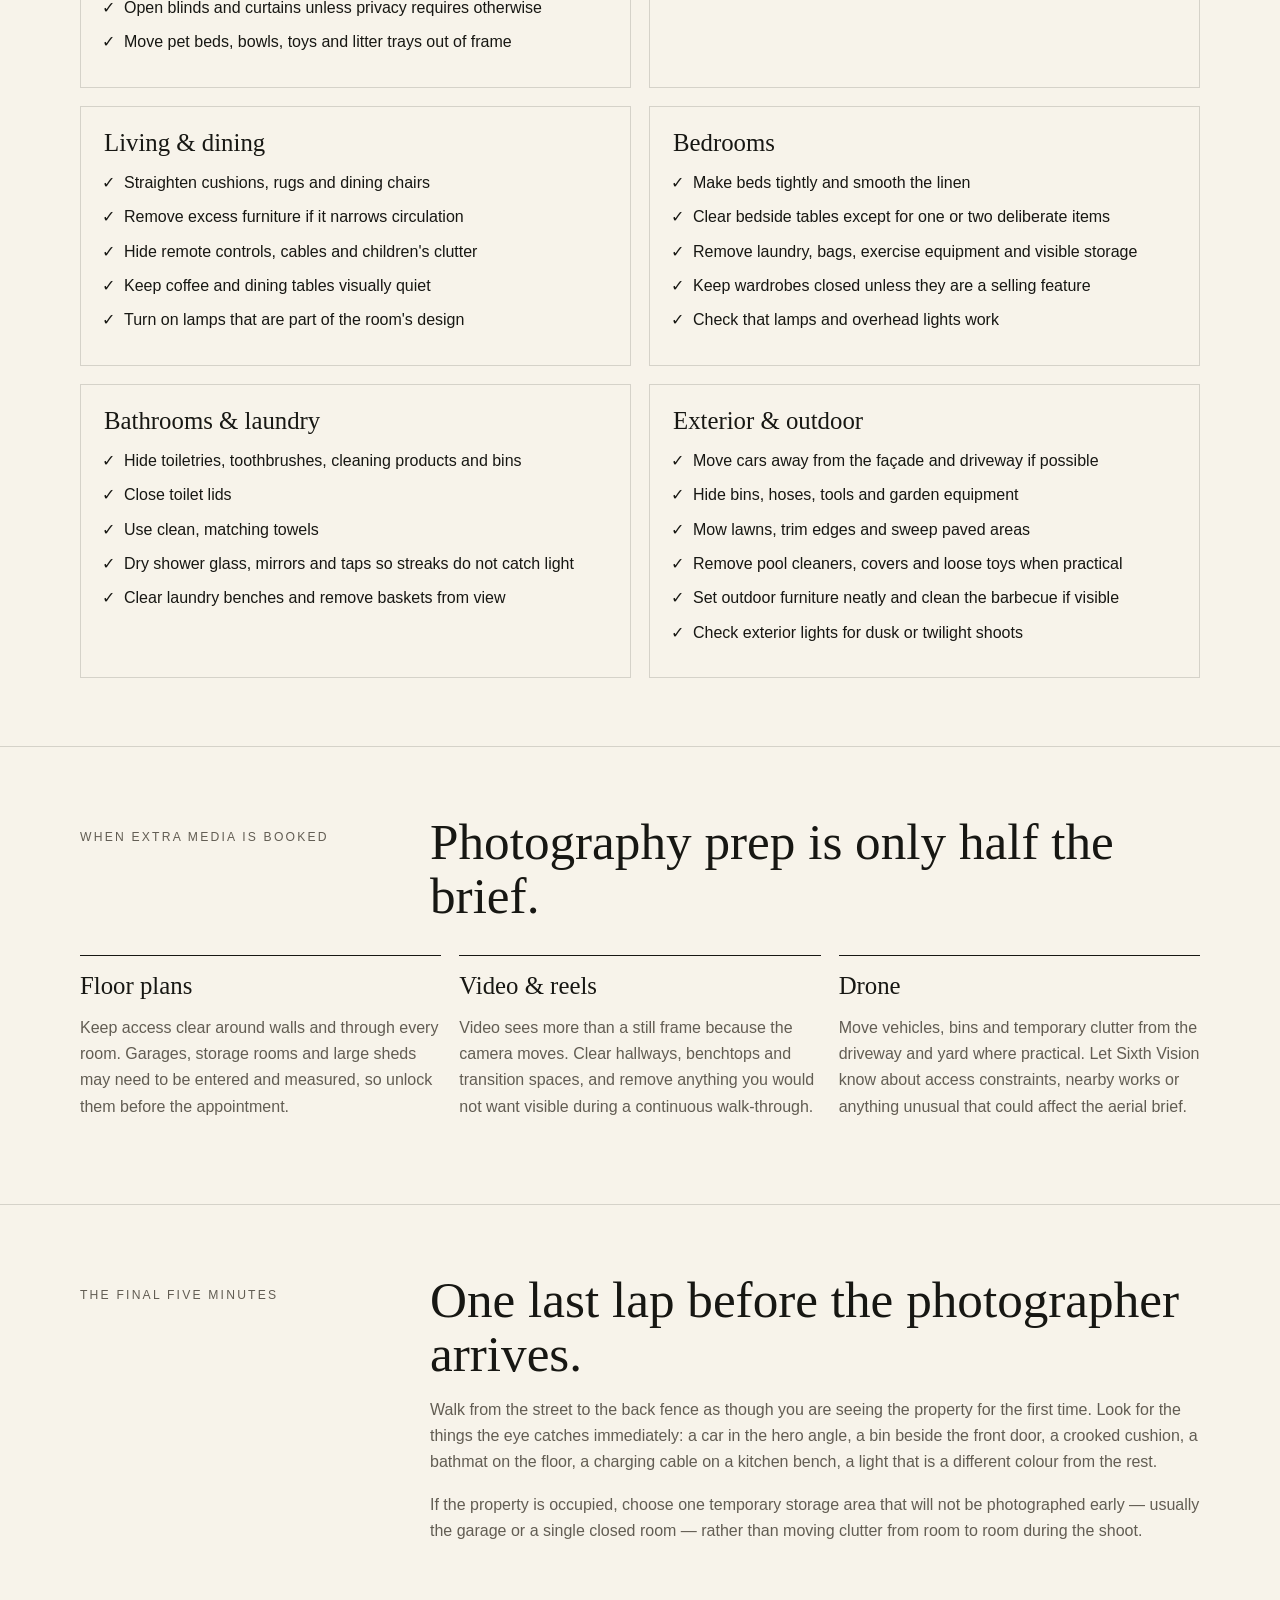
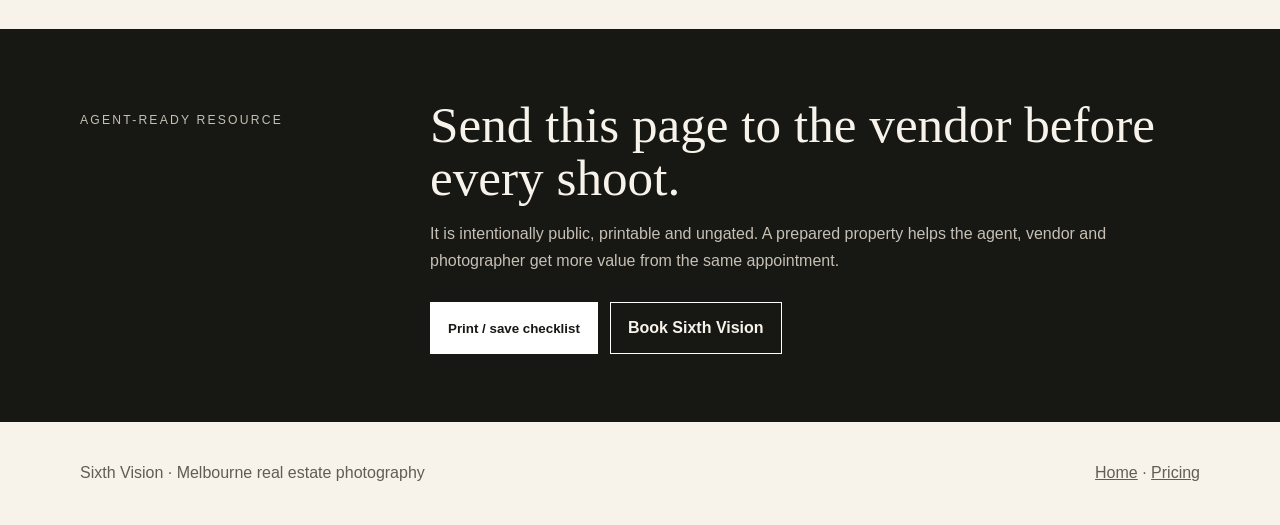
<file: real-estate-photography-preparation-checklist/index.html>
<!doctype html>
<html lang="en-AU"><head>
<meta charset="utf-8"><meta name="viewport" content="width=device-width,initial-scale=1">
<title>Real Estate Photography Preparation Checklist Melbourne | Sixth Vision</title>
<meta name="description" content="A practical Melbourne real estate photography preparation checklist from Sixth Vision, built from 50,000+ photographed properties. Room-by-room prep, floor plans, drone and video.">
<link rel="canonical" href="https://sixthvision.com.au/real-estate-photography-preparation-checklist/">
<meta name="robots" content="index,follow,max-image-preview:large">
<meta property="og:type" content="article"><meta property="og:site_name" content="Sixth Vision">
<meta property="og:title" content="Real Estate Photography Preparation Checklist | Sixth Vision">
<meta property="og:description" content="A practical room-by-room seller checklist built from Sixth Vision's experience across 50,000+ photographed properties.">
<meta property="og:url" content="https://sixthvision.com.au/real-estate-photography-preparation-checklist/">
<meta property="og:image" content="https://sixthvision.com.au/assets/img/gal-living-1200.webp"><meta name="twitter:card" content="summary_large_image">
<style>
:root{--paper:#f7f3ea;--ink:#171713;--muted:#625d53;--line:rgba(23,23,19,.15);--dark:#171713}
*{box-sizing:border-box}body{margin:0;background:var(--paper);color:var(--ink);font-family:Arial,Helvetica,sans-serif;line-height:1.65}a{color:inherit}.wrap{width:min(1120px,calc(100% - 40px));margin:auto}
header{position:sticky;top:0;z-index:5;background:rgba(247,243,234,.94);backdrop-filter:blur(10px);border-bottom:1px solid var(--line)}nav{min-height:68px;display:flex;justify-content:space-between;align-items:center}.brand{text-decoration:none;font-weight:700;letter-spacing:.08em}.links{display:flex;gap:22px}.links a{text-decoration:none;font-size:.9rem}
.hero{padding:88px 0 62px}.eyebrow{font-size:.76rem;text-transform:uppercase;letter-spacing:.18em;color:var(--muted)}h1,h2,h3{font-family:Georgia,'Times New Roman',serif;font-weight:400;line-height:1.05;margin:0}h1{font-size:clamp(3rem,7vw,6.25rem);letter-spacing:-.04em;max-width:1040px}h2{font-size:clamp(2rem,4vw,4rem)}h3{font-size:1.55rem}.hero p{max-width:800px;font-size:1.16rem;color:var(--muted);margin:26px 0}.proofline{display:flex;gap:28px;flex-wrap:wrap;border-top:1px solid var(--line);margin-top:40px;padding-top:22px}.proofline strong{font-family:Georgia,serif;font-size:2rem;font-weight:400}.proofline span{color:var(--muted);display:block;font-size:.86rem}
section{padding:68px 0;border-top:1px solid var(--line)}.split{display:grid;grid-template-columns:.8fr 2fr;gap:42px}.split p{color:var(--muted)}
.checkgrid{display:grid;grid-template-columns:repeat(2,1fr);gap:18px;margin-top:34px}.check{border:1px solid var(--line);padding:23px}.check ul{padding-left:20px;margin:14px 0 0}.check li{margin:8px 0}.check li::marker{content:"✓  "}
.callout{border-left:3px solid var(--ink);padding:4px 0 4px 20px;margin-top:28px;max-width:760px;color:var(--muted)}
.special{display:grid;grid-template-columns:repeat(3,1fr);gap:18px;margin-top:32px}.special article{border-top:1px solid var(--ink);padding-top:17px}.special p{color:var(--muted)}
.printbar{display:flex;gap:12px;flex-wrap:wrap;margin-top:28px}.btn{display:inline-block;padding:12px 17px;border:1px solid var(--ink);text-decoration:none;font-weight:700;background:transparent}.btn.primary{background:var(--ink);color:#fff}
.dark{background:var(--dark);color:#f7f3ea}.dark p{color:#c6c0b5}.dark .btn{border-color:#fff}.dark .btn.primary{background:#fff;color:#171713}
footer{padding:38px 0}.foot{display:flex;justify-content:space-between;gap:20px;flex-wrap:wrap;color:var(--muted)}
@media(max-width:800px){.links{display:none}.split,.checkgrid,.special{grid-template-columns:1fr}.hero{padding-top:58px}}
@media print{header,.printbar,.dark,footer{display:none!important}body{background:#fff}.hero,section{padding:22px 0}.wrap{width:100%}.checkgrid{grid-template-columns:1fr 1fr}.check{break-inside:avoid}a{text-decoration:none}}
</style>
<link rel="dns-prefetch" href="https://www.googletagmanager.com">
<script>
window.dataLayer=window.dataLayer||[];function gtag(){dataLayer.push(arguments)}
gtag('js',new Date());gtag('config','G-M6TSWTEBM9');
addEventListener('load',function(){var s=document.createElement('script');s.async=true;s.src='https://www.googletagmanager.com/gtag/js?id=G-M6TSWTEBM9';document.head.appendChild(s)},{once:true});
document.addEventListener('click',function(e){var a=e.target.closest('a');if(!a)return;var h=a.getAttribute('href')||'';var n='';if(h.indexOf('tel:')===0)n='phone_click';else if(h.indexOf('mailto:')===0)n='email_click';else if(h.indexOf('#contact')!==-1)n='book_shoot_click';if(n)gtag('event',n,{link_url:a.href,page_location:location.href});});
</script>
<script type="application/ld+json">
{"@context":"https://schema.org","@type":"Article","headline":"Real Estate Photography Preparation Checklist Melbourne","description":"A room-by-room Melbourne property photography preparation checklist built from Sixth Vision's experience across more than 50,000 photographed properties.","author":{"@id":"https://sixthvision.com.au/#business"},"publisher":{"@id":"https://sixthvision.com.au/#business"},"mainEntityOfPage":"https://sixthvision.com.au/real-estate-photography-preparation-checklist/","image":"https://sixthvision.com.au/assets/img/gal-living-1200.webp","dateModified":"2026-09-21"}
</script>
<script type="application/ld+json">
{"@context":"https://schema.org","@type":"BreadcrumbList","itemListElement":[{"@type":"ListItem","position":1,"name":"Sixth Vision","item":"https://sixthvision.com.au/"},{"@type":"ListItem","position":2,"name":"Real Estate Photography Preparation Checklist","item":"https://sixthvision.com.au/real-estate-photography-preparation-checklist/"}]}
</script>
</head><body>
<header><div class="wrap"><nav><a class="brand" href="/">SIXTH VISION</a><div class="links"><a href="/real-estate-videography-melbourne/">Videography</a><a href="/real-estate-photography-pricing-melbourne/">Pricing</a><a href="/melbourne-service-areas/">Service areas</a><a href="/#contact">Book</a></div></nav></div></header>
<main>
<section class="hero"><div class="wrap"><p class="eyebrow">Seller &amp; agent resource · Melbourne</p><h1>The real estate photography preparation checklist.</h1><p>The easiest way to improve a photo shoot is to solve the preventable distractions before the camera arrives. This checklist is built from Sixth Vision's operating experience across more than 50,000 photographed properties — not from generic staging theory.</p>
<div class="proofline"><div><strong>50,000+</strong><span>properties photographed</span></div><div><strong>500</strong><span>shoots every month</span></div><div><strong>60+</strong><span>Melbourne agencies</span></div><div><strong>24 hr</strong><span>photo delivery promise</span></div></div>
<div class="printbar"><button class="btn primary" onclick="window.print()">Print / save this checklist</button><a class="btn" href="/#contact">Book a shoot</a></div></div></section>

<section><div class="wrap"><div class="split"><p class="eyebrow">Before photo day</p><div><h2>Prepare the frame, not just the room.</h2><p>Photographers can correct exposure, verticals and colour. They cannot make a pile of everyday clutter disappear from every angle without changing what the property actually looks like. The goal is a calm, truthful frame where the eye goes to space, light and selling features first.</p><div class="callout">Do the practical work the day before. On shoot day, the property should need only a final five-minute walk-through — not a last-minute clean, furniture move or car shuffle.</div></div></div></div></section>

<section><div class="wrap"><div class="split"><p class="eyebrow">Room-by-room</p><div><h2>The working checklist.</h2></div></div>
<div class="checkgrid">
<article class="check"><h3>Whole home</h3><ul><li>Declutter visible surfaces and floors</li><li>Hide cords, chargers, remotes and small appliances</li><li>Remove personal paperwork, medications and valuables</li><li>Clean windows, mirrors and glossy surfaces</li><li>Replace blown bulbs; keep bulb colour consistent</li><li>Open blinds and curtains unless privacy requires otherwise</li><li>Move pet beds, bowls, toys and litter trays out of frame</li></ul></article>
<article class="check"><h3>Kitchen</h3><ul><li>Clear benches of dish racks, detergents and everyday appliances</li><li>Remove magnets, papers and photos from the fridge</li><li>Clean cooktop, splashback and rangehood</li><li>Hide bins, tea towels and cleaning products</li><li>Keep styling simple: one considered object beats ten small ones</li></ul></article>
<article class="check"><h3>Living &amp; dining</h3><ul><li>Straighten cushions, rugs and dining chairs</li><li>Remove excess furniture if it narrows circulation</li><li>Hide remote controls, cables and children's clutter</li><li>Keep coffee and dining tables visually quiet</li><li>Turn on lamps that are part of the room's design</li></ul></article>
<article class="check"><h3>Bedrooms</h3><ul><li>Make beds tightly and smooth the linen</li><li>Clear bedside tables except for one or two deliberate items</li><li>Remove laundry, bags, exercise equipment and visible storage</li><li>Keep wardrobes closed unless they are a selling feature</li><li>Check that lamps and overhead lights work</li></ul></article>
<article class="check"><h3>Bathrooms &amp; laundry</h3><ul><li>Hide toiletries, toothbrushes, cleaning products and bins</li><li>Close toilet lids</li><li>Use clean, matching towels</li><li>Dry shower glass, mirrors and taps so streaks do not catch light</li><li>Clear laundry benches and remove baskets from view</li></ul></article>
<article class="check"><h3>Exterior &amp; outdoor</h3><ul><li>Move cars away from the façade and driveway if possible</li><li>Hide bins, hoses, tools and garden equipment</li><li>Mow lawns, trim edges and sweep paved areas</li><li>Remove pool cleaners, covers and loose toys when practical</li><li>Set outdoor furniture neatly and clean the barbecue if visible</li><li>Check exterior lights for dusk or twilight shoots</li></ul></article>
</div></div></section>

<section><div class="wrap"><div class="split"><p class="eyebrow">When extra media is booked</p><div><h2>Photography prep is only half the brief.</h2></div></div>
<div class="special">
<article><h3>Floor plans</h3><p>Keep access clear around walls and through every room. Garages, storage rooms and large sheds may need to be entered and measured, so unlock them before the appointment.</p></article>
<article><h3>Video &amp; reels</h3><p>Video sees more than a still frame because the camera moves. Clear hallways, benchtops and transition spaces, and remove anything you would not want visible during a continuous walk-through.</p></article>
<article><h3>Drone</h3><p>Move vehicles, bins and temporary clutter from the driveway and yard where practical. Let Sixth Vision know about access constraints, nearby works or anything unusual that could affect the aerial brief.</p></article>
</div></div></section>

<section><div class="wrap"><div class="split"><p class="eyebrow">The final five minutes</p><div><h2>One last lap before the photographer arrives.</h2><p>Walk from the street to the back fence as though you are seeing the property for the first time. Look for the things the eye catches immediately: a car in the hero angle, a bin beside the front door, a crooked cushion, a bathmat on the floor, a charging cable on a kitchen bench, a light that is a different colour from the rest.</p><p>If the property is occupied, choose one temporary storage area that will not be photographed early — usually the garage or a single closed room — rather than moving clutter from room to room during the shoot.</p></div></div></div></section>

<section class="dark"><div class="wrap"><div class="split"><p class="eyebrow">Agent-ready resource</p><div><h2>Send this page to the vendor before every shoot.</h2><p>It is intentionally public, printable and ungated. A prepared property helps the agent, vendor and photographer get more value from the same appointment.</p><div class="printbar"><button class="btn primary" onclick="window.print()">Print / save checklist</button><a class="btn" href="/#contact">Book Sixth Vision</a></div></div></div></div></section>
</main>
<footer><div class="wrap foot"><span>Sixth Vision · Melbourne real estate photography</span><span><a href="/">Home</a> · <a href="/real-estate-photography-pricing-melbourne/">Pricing</a></span></div></footer>
</body></html>
</file>
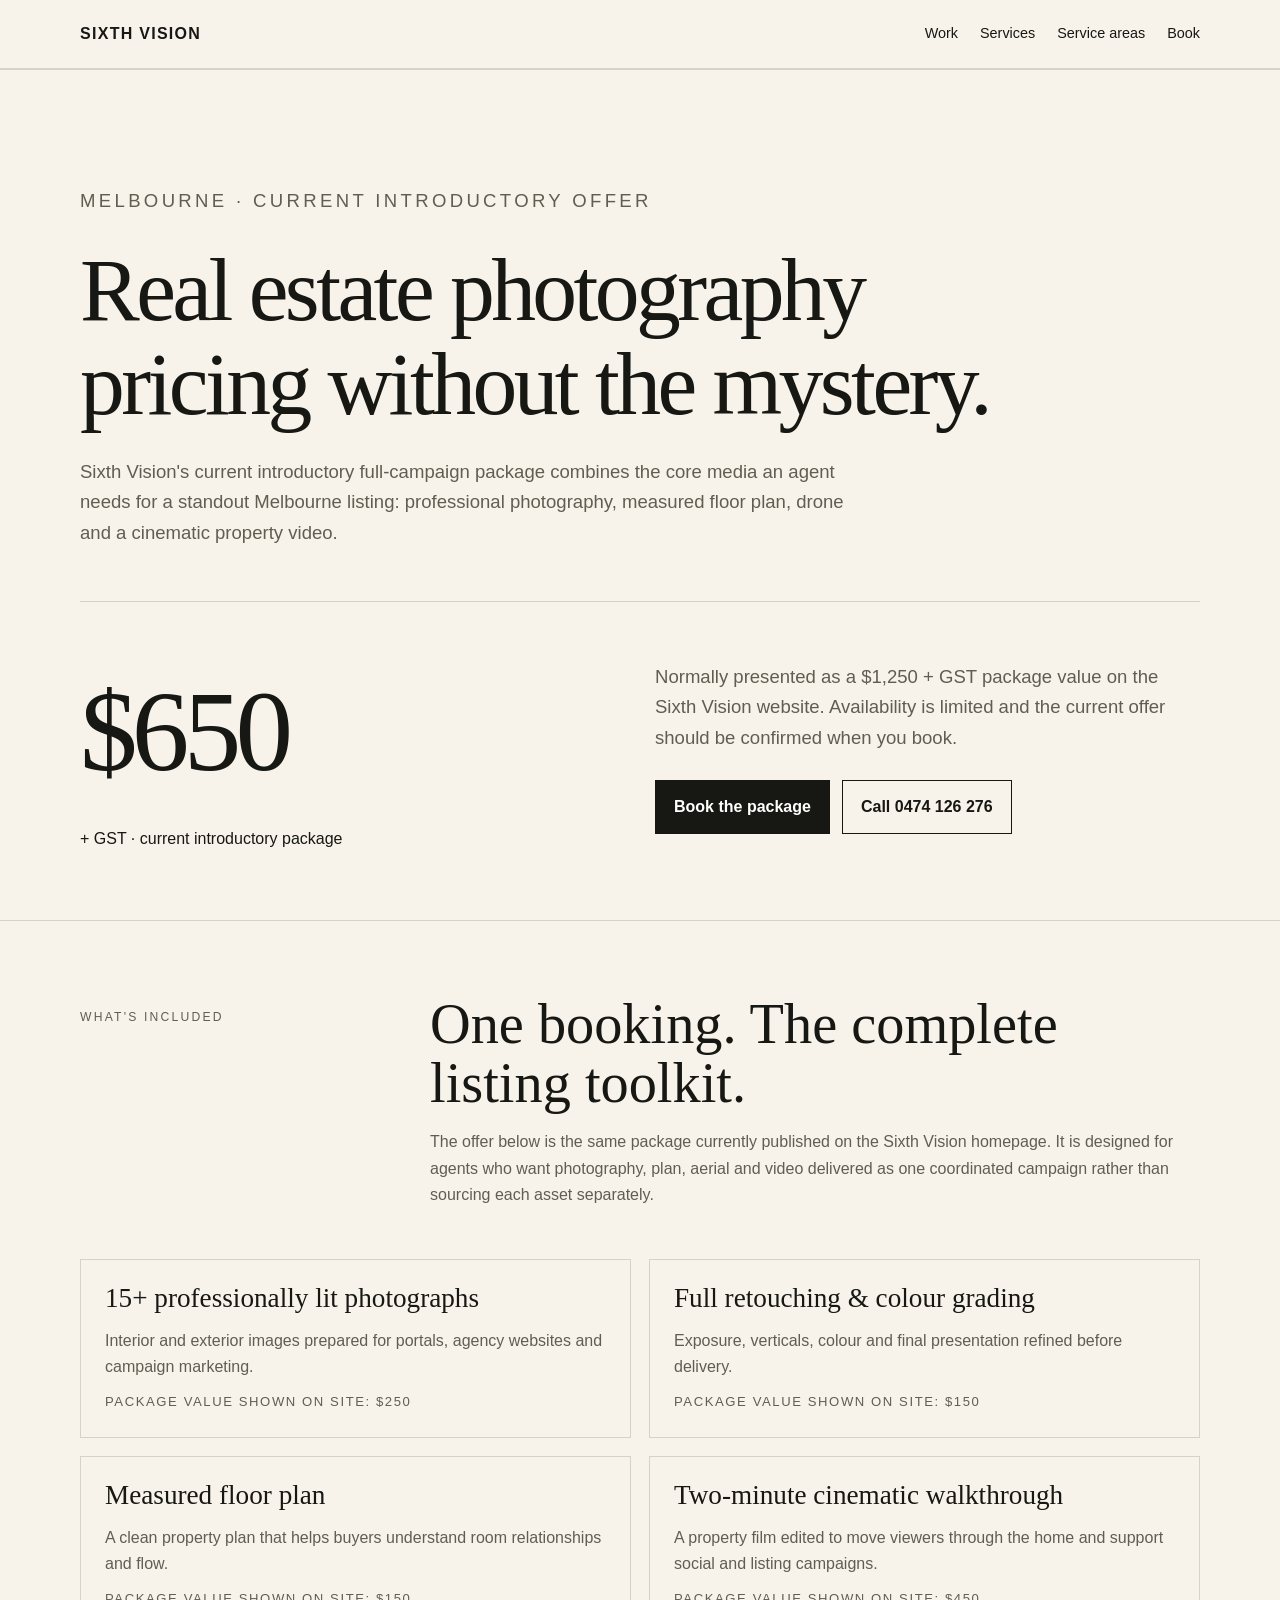
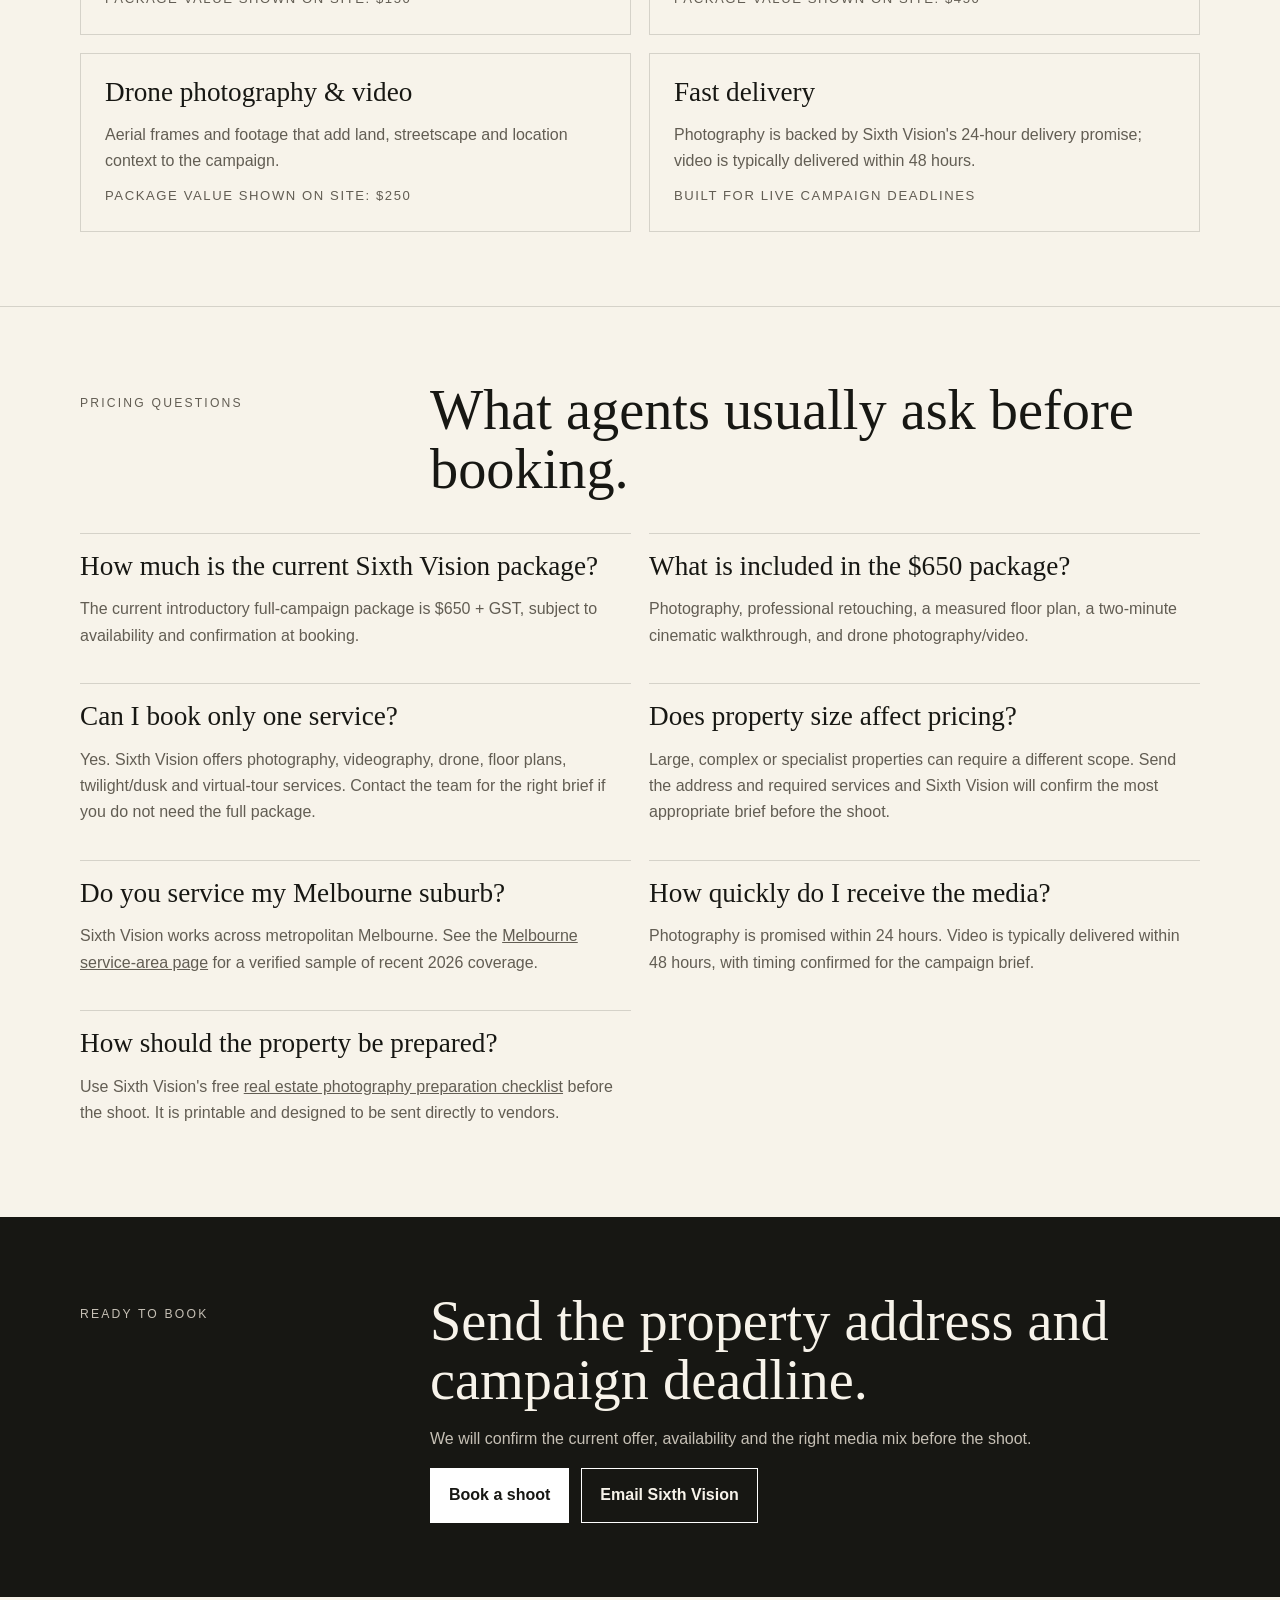
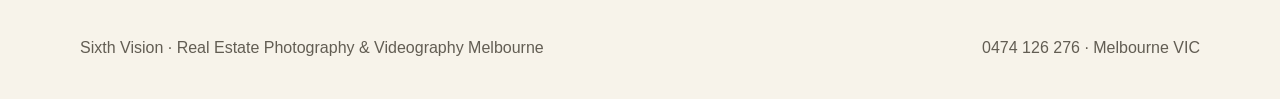
<file: real-estate-photography-pricing-melbourne/index.html>
<!doctype html>
<html lang="en-AU">
<head>
<meta charset="utf-8">
<meta name="viewport" content="width=device-width,initial-scale=1">
<title>Real Estate Photography Pricing Melbourne | Sixth Vision Packages</title>
<meta name="description" content="Real estate photography pricing in Melbourne from Sixth Vision. Current full campaign introductory package: photography, floor plan, drone and cinematic video for $650 + GST.">
<link rel="canonical" href="https://sixthvision.com.au/real-estate-photography-pricing-melbourne/">
<meta name="robots" content="index,follow,max-image-preview:large">
<meta property="og:type" content="website">
<meta property="og:site_name" content="Sixth Vision">
<meta property="og:title" content="Real Estate Photography Pricing Melbourne | Sixth Vision">
<meta property="og:description" content="Current Sixth Vision Melbourne campaign package: photography, floor plan, drone and cinematic video for $650 + GST.">
<meta property="og:url" content="https://sixthvision.com.au/real-estate-photography-pricing-melbourne/">
<meta property="og:image" content="https://sixthvision.com.au/assets/img/og.jpg">
<meta name="twitter:card" content="summary_large_image">
<style>
:root{--paper:#f7f3ea;--ink:#171713;--muted:#625d53;--line:rgba(23,23,19,.15);--dark:#171713}
*{box-sizing:border-box}body{margin:0;background:var(--paper);color:var(--ink);font-family:Arial,Helvetica,sans-serif;line-height:1.65}
a{color:inherit}.wrap{width:min(1120px,calc(100% - 40px));margin:auto}
header{position:sticky;top:0;z-index:5;background:rgba(247,243,234,.94);backdrop-filter:blur(10px);border-bottom:1px solid var(--line)}
nav{min-height:68px;display:flex;justify-content:space-between;align-items:center}.brand{text-decoration:none;font-weight:700;letter-spacing:.08em}.links{display:flex;gap:22px}.links a{text-decoration:none;font-size:.9rem}
.hero{padding:90px 0 68px}.eyebrow{font-size:.76rem;text-transform:uppercase;letter-spacing:.18em;color:var(--muted)}
h1,h2,h3{font-family:Georgia,'Times New Roman',serif;font-weight:400;line-height:1.05;margin:0}h1{font-size:clamp(3rem,7vw,6.4rem);letter-spacing:-.04em;max-width:1000px}h2{font-size:clamp(2.2rem,4.4vw,4.4rem)}h3{font-size:1.7rem}
.hero p{max-width:770px;font-size:1.16rem;color:var(--muted);margin:26px 0}.cta{display:flex;gap:12px;flex-wrap:wrap}.btn{display:inline-block;padding:13px 18px;border:1px solid var(--ink);text-decoration:none;font-weight:700}.btn.primary{background:var(--ink);color:#fff}
.price{display:grid;grid-template-columns:1fr 1fr;gap:30px;margin-top:52px;border-top:1px solid var(--line);padding-top:34px}.price strong{font-family:Georgia,serif;font-size:clamp(4rem,9vw,8rem);font-weight:400;letter-spacing:-.05em}.price p{color:var(--muted)}
section{padding:74px 0;border-top:1px solid var(--line)}.split{display:grid;grid-template-columns:.8fr 2fr;gap:42px}.split p{color:var(--muted)}
.grid{display:grid;grid-template-columns:repeat(2,1fr);gap:18px;margin-top:34px}.card{border:1px solid var(--line);padding:24px}.card p{color:var(--muted);margin-bottom:0}.value{font-size:.82rem;text-transform:uppercase;letter-spacing:.12em;color:var(--muted);margin-top:10px}
.qa{display:grid;grid-template-columns:repeat(2,1fr);gap:18px;margin-top:34px}.qa article{border-top:1px solid var(--line);padding-top:18px}.qa p{color:var(--muted)}
.dark{background:var(--dark);color:#f7f3ea}.dark p{color:#c6c0b5}.dark .btn{border-color:#fff}.dark .btn.primary{background:#fff;color:var(--dark)}
footer{padding:38px 0}.foot{display:flex;justify-content:space-between;gap:20px;flex-wrap:wrap;color:var(--muted)}
@media(max-width:800px){.links{display:none}.price,.split,.grid,.qa{grid-template-columns:1fr}.hero{padding-top:58px}}
</style>
<script type="application/ld+json">
{"@context":"https://schema.org","@type":"Service","name":"Real Estate Photography & Property Marketing Package Melbourne","serviceType":"Real estate photography and videography","provider":{"@id":"https://sixthvision.com.au/#business"},"areaServed":{"@type":"City","name":"Melbourne"},"offers":{"@type":"Offer","price":"650","priceCurrency":"AUD","description":"Current limited-time introductory full property media package; GST additional. Confirm availability before booking."},"url":"https://sixthvision.com.au/real-estate-photography-pricing-melbourne/"}
</script>
<script type="application/ld+json">
{"@context":"https://schema.org","@type":"BreadcrumbList","itemListElement":[{"@type":"ListItem","position":1,"name":"Sixth Vision","item":"https://sixthvision.com.au/"},{"@type":"ListItem","position":2,"name":"Real Estate Photography Pricing Melbourne","item":"https://sixthvision.com.au/real-estate-photography-pricing-melbourne/"}]}
</script>
<link rel="dns-prefetch" href="https://www.googletagmanager.com">
<script>
window.dataLayer=window.dataLayer||[];function gtag(){dataLayer.push(arguments)}
gtag('js',new Date());gtag('config','G-M6TSWTEBM9');
addEventListener('load',function(){var s=document.createElement('script');s.async=true;s.src='https://www.googletagmanager.com/gtag/js?id=G-M6TSWTEBM9';document.head.appendChild(s)},{once:true});
document.addEventListener('click',function(e){var a=e.target.closest('a');if(!a)return;var h=a.getAttribute('href')||'';var n='';if(h.indexOf('tel:')===0)n='phone_click';else if(h.indexOf('mailto:')===0)n='email_click';else if(h.indexOf('#contact')!==-1)n='book_shoot_click';else if(h.indexOf('wa.me')!==-1)n='whatsapp_click';if(n)gtag('event',n,{link_url:a.href,page_location:location.href});});
</script>
</head>
<body>
<header><div class="wrap"><nav><a class="brand" href="/">SIXTH VISION</a><div class="links"><a href="/#work">Work</a><a href="/#services">Services</a><a href="/melbourne-service-areas/">Service areas</a><a href="/#contact">Book</a></div></nav></div></header>
<main>
<section class="hero"><div class="wrap">
<p class="eyebrow">Melbourne · Current introductory offer</p>
<h1>Real estate photography pricing without the mystery.</h1>
<p>Sixth Vision's current introductory full-campaign package combines the core media an agent needs for a standout Melbourne listing: professional photography, measured floor plan, drone and a cinematic property video.</p>
<div class="price"><div><strong>$650</strong><div>+ GST · current introductory package</div></div><div><p>Normally presented as a $1,250 + GST package value on the Sixth Vision website. Availability is limited and the current offer should be confirmed when you book.</p><div class="cta"><a class="btn primary" href="/#contact">Book the package</a><a class="btn" href="tel:+61474126276">Call 0474 126 276</a></div></div></div>
</div></section>

<section><div class="wrap">
<div class="split"><p class="eyebrow">What's included</p><div><h2>One booking. The complete listing toolkit.</h2><p>The offer below is the same package currently published on the Sixth Vision homepage. It is designed for agents who want photography, plan, aerial and video delivered as one coordinated campaign rather than sourcing each asset separately.</p></div></div>
<div class="grid">
<div class="card"><h3>15+ professionally lit photographs</h3><p>Interior and exterior images prepared for portals, agency websites and campaign marketing.</p><div class="value">Package value shown on site: $250</div></div>
<div class="card"><h3>Full retouching &amp; colour grading</h3><p>Exposure, verticals, colour and final presentation refined before delivery.</p><div class="value">Package value shown on site: $150</div></div>
<div class="card"><h3>Measured floor plan</h3><p>A clean property plan that helps buyers understand room relationships and flow.</p><div class="value">Package value shown on site: $150</div></div>
<div class="card"><h3>Two-minute cinematic walkthrough</h3><p>A property film edited to move viewers through the home and support social and listing campaigns.</p><div class="value">Package value shown on site: $450</div></div>
<div class="card"><h3>Drone photography &amp; video</h3><p>Aerial frames and footage that add land, streetscape and location context to the campaign.</p><div class="value">Package value shown on site: $250</div></div>
<div class="card"><h3>Fast delivery</h3><p>Photography is backed by Sixth Vision's 24-hour delivery promise; video is typically delivered within 48 hours.</p><div class="value">Built for live campaign deadlines</div></div>
</div>
</div></section>

<section><div class="wrap">
<div class="split"><p class="eyebrow">Pricing questions</p><div><h2>What agents usually ask before booking.</h2></div></div>
<div class="qa">
<article><h3>How much is the current Sixth Vision package?</h3><p>The current introductory full-campaign package is $650 + GST, subject to availability and confirmation at booking.</p></article>
<article><h3>What is included in the $650 package?</h3><p>Photography, professional retouching, a measured floor plan, a two-minute cinematic walkthrough, and drone photography/video.</p></article>
<article><h3>Can I book only one service?</h3><p>Yes. Sixth Vision offers photography, videography, drone, floor plans, twilight/dusk and virtual-tour services. Contact the team for the right brief if you do not need the full package.</p></article>
<article><h3>Does property size affect pricing?</h3><p>Large, complex or specialist properties can require a different scope. Send the address and required services and Sixth Vision will confirm the most appropriate brief before the shoot.</p></article>
<article><h3>Do you service my Melbourne suburb?</h3><p>Sixth Vision works across metropolitan Melbourne. See the <a href="/melbourne-service-areas/">Melbourne service-area page</a> for a verified sample of recent 2026 coverage.</p></article>
<article><h3>How quickly do I receive the media?</h3><p>Photography is promised within 24 hours. Video is typically delivered within 48 hours, with timing confirmed for the campaign brief.</p></article>
<article><h3>How should the property be prepared?</h3><p>Use Sixth Vision's free <a href="/real-estate-photography-preparation-checklist/">real estate photography preparation checklist</a> before the shoot. It is printable and designed to be sent directly to vendors.</p></article>
</div>
</div></section>

<section class="dark"><div class="wrap">
<div class="split"><p class="eyebrow">Ready to book</p><div><h2>Send the property address and campaign deadline.</h2><p>We will confirm the current offer, availability and the right media mix before the shoot.</p><div class="cta"><a class="btn primary" href="/#contact">Book a shoot</a><a class="btn" href="mailto:sixthvision.mel@gmail.com?subject=Melbourne%20Property%20Media%20Package">Email Sixth Vision</a></div></div></div>
</div></section>
</main>
<footer><div class="wrap foot"><span>Sixth Vision · Real Estate Photography &amp; Videography Melbourne</span><span>0474 126 276 · Melbourne VIC</span></div></footer>
</body>
</html>
</file>
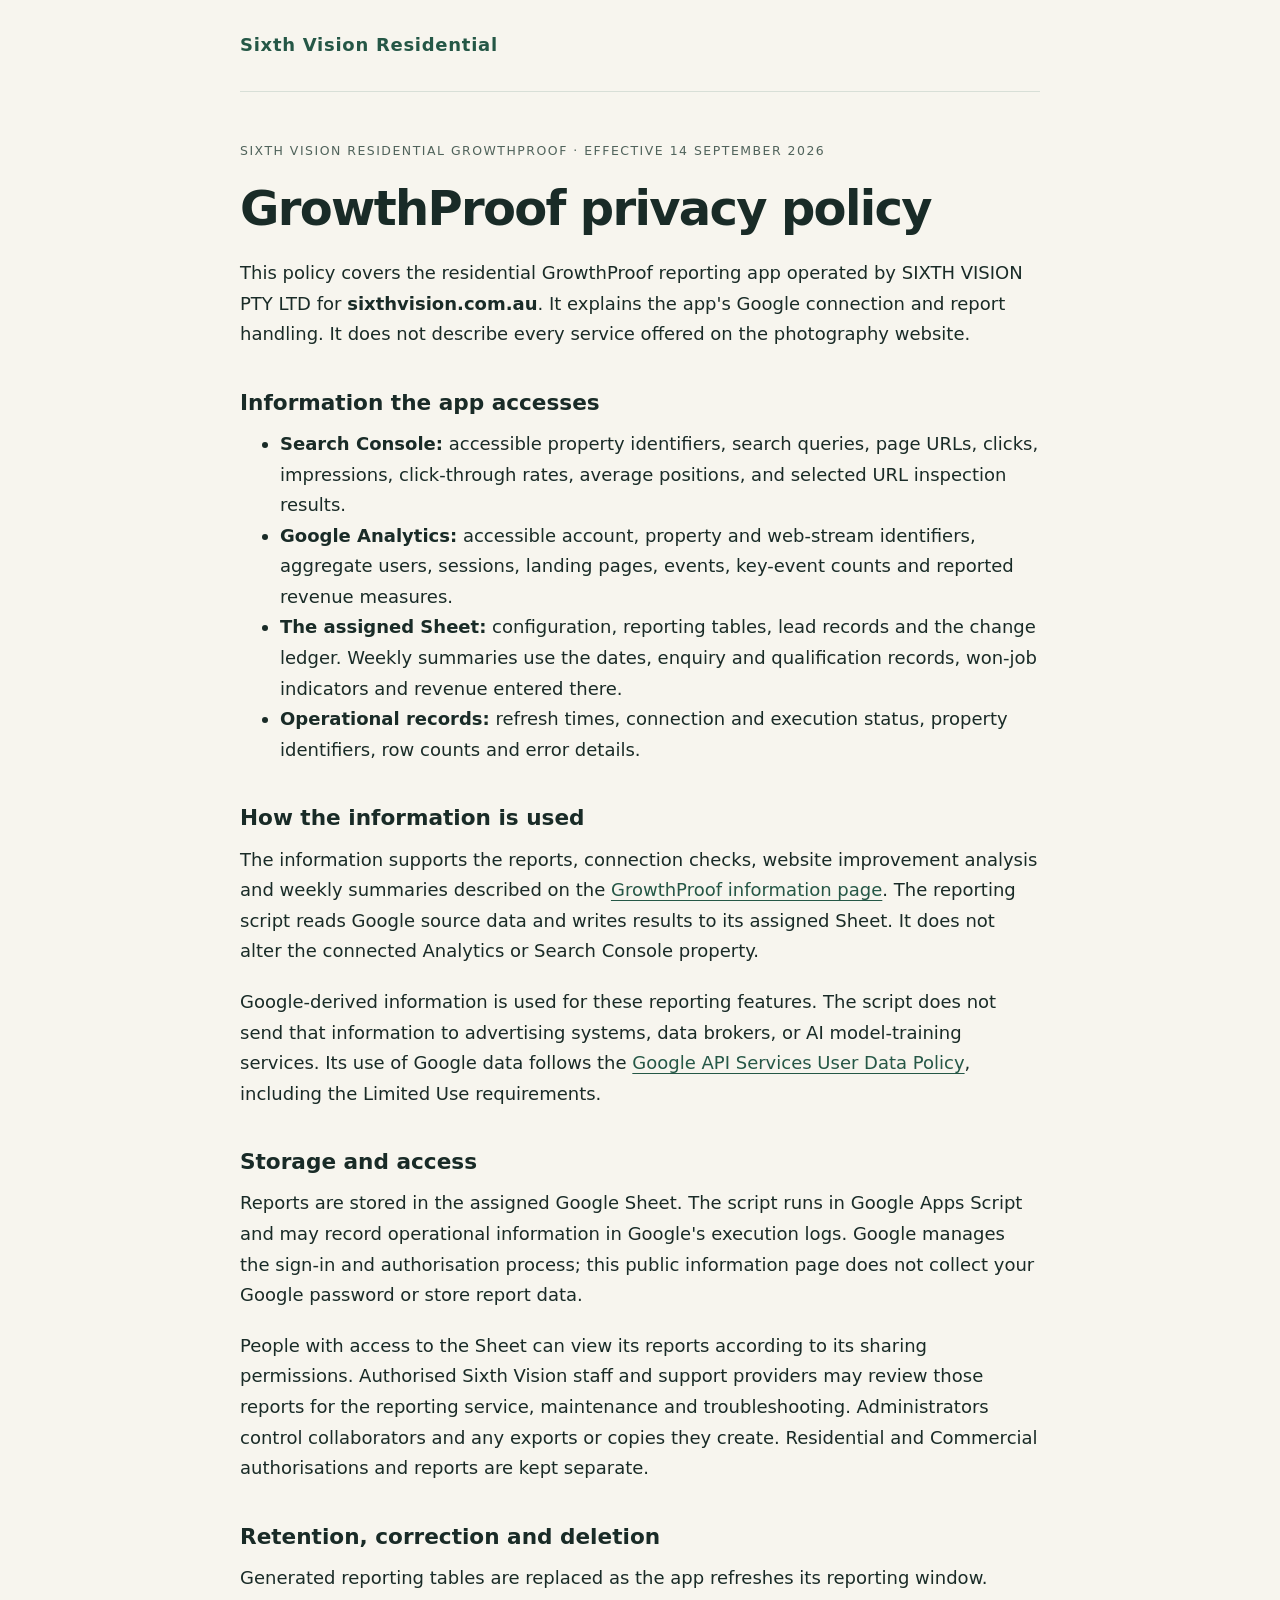
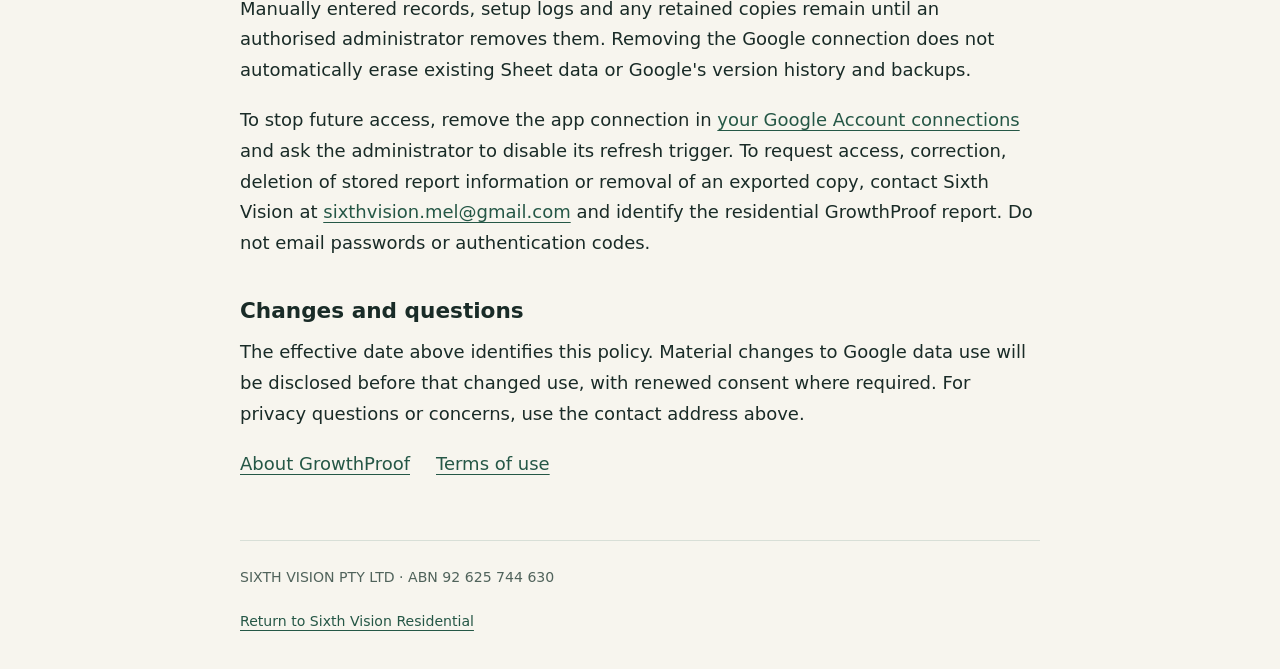
<file: growthproof/privacy/index.html>
<!doctype html>
<html lang="en-AU"><head><meta charset="utf-8"><meta name="viewport" content="width=device-width,initial-scale=1">
<title>GrowthProof privacy policy | Sixth Vision Residential</title>
<meta name="description" content="Information about Sixth Vision Residential GrowthProof and its private Google reporting connection, data handling and user controls.">
<meta name="robots" content="noindex,follow"><link rel="canonical" href="https://sixthvision.com.au/growthproof/privacy/">
<style>
:root{color-scheme:light;--ink:#192b27;--muted:#50635b;--paper:#f7f5ee;--line:#d8dfd7;--accent:#255746}
*{box-sizing:border-box}body{margin:0;background:var(--paper);color:var(--ink);font:18px/1.7 system-ui,-apple-system,BlinkMacSystemFont,"Segoe UI",sans-serif}
header,main,footer{width:min(100% - 40px,800px);margin:auto}header{padding:30px 0;border-bottom:1px solid var(--line)}
header a{font-weight:700;text-decoration:none;letter-spacing:.04em}main{padding:48px 0 60px}h1{font-size:clamp(2rem,5vw,3rem);line-height:1.15;letter-spacing:-.035em;margin:12px 0 22px}h2{font-size:1.35rem;line-height:1.35;margin:38px 0 12px}p,ul{margin:0 0 20px}.eyebrow{font-size:.78rem;text-transform:uppercase;letter-spacing:.12em;color:var(--muted)}a{color:var(--accent);text-underline-offset:4px}a:focus-visible{outline:3px solid #997328;outline-offset:5px}nav{display:flex;gap:12px 26px;flex-wrap:wrap}footer{padding:25px 0 35px;border-top:1px solid var(--line);font-size:.88rem;color:var(--muted)}.note{padding:22px;border:1px solid var(--line);border-radius:12px;background:#fff}.skip{position:absolute;left:20px;top:-80px;background:white;padding:8px}.skip:focus{top:10px}
</style></head><body><a class="skip" href="#main">Skip to content</a><header><a href="/">Sixth Vision Residential</a></header><main id="main"><p class="eyebrow">Sixth Vision Residential GrowthProof · Effective 14 September 2026</p><h1>GrowthProof privacy policy</h1>
<p>This policy covers the residential GrowthProof reporting app operated by SIXTH VISION PTY LTD for <strong>sixthvision.com.au</strong>. It explains the app's Google connection and report handling. It does not describe every service offered on the photography website.</p>
<h2>Information the app accesses</h2><ul><li><strong>Search Console:</strong> accessible property identifiers, search queries, page URLs, clicks, impressions, click-through rates, average positions, and selected URL inspection results.</li><li><strong>Google Analytics:</strong> accessible account, property and web-stream identifiers, aggregate users, sessions, landing pages, events, key-event counts and reported revenue measures.</li><li><strong>The assigned Sheet:</strong> configuration, reporting tables, lead records and the change ledger. Weekly summaries use the dates, enquiry and qualification records, won-job indicators and revenue entered there.</li><li><strong>Operational records:</strong> refresh times, connection and execution status, property identifiers, row counts and error details.</li></ul>
<h2>How the information is used</h2><p>The information supports the reports, connection checks, website improvement analysis and weekly summaries described on the <a href="/growthproof/">GrowthProof information page</a>. The reporting script reads Google source data and writes results to its assigned Sheet. It does not alter the connected Analytics or Search Console property.</p>
<p>Google-derived information is used for these reporting features. The script does not send that information to advertising systems, data brokers, or AI model-training services. Its use of Google data follows the <a href="https://developers.google.com/terms/api-services-user-data-policy">Google API Services User Data Policy</a>, including the Limited Use requirements.</p>
<h2>Storage and access</h2><p>Reports are stored in the assigned Google Sheet. The script runs in Google Apps Script and may record operational information in Google's execution logs. Google manages the sign-in and authorisation process; this public information page does not collect your Google password or store report data.</p>
<p>People with access to the Sheet can view its reports according to its sharing permissions. Authorised Sixth Vision staff and support providers may review those reports for the reporting service, maintenance and troubleshooting. Administrators control collaborators and any exports or copies they create. Residential and Commercial authorisations and reports are kept separate.</p>
<h2>Retention, correction and deletion</h2><p>Generated reporting tables are replaced as the app refreshes its reporting window. Manually entered records, setup logs and any retained copies remain until an authorised administrator removes them. Removing the Google connection does not automatically erase existing Sheet data or Google's version history and backups.</p>
<p>To stop future access, remove the app connection in <a href="https://myaccount.google.com/connections">your Google Account connections</a> and ask the administrator to disable its refresh trigger. To request access, correction, deletion of stored report information or removal of an exported copy, contact Sixth Vision at <a href="mailto:sixthvision.mel@gmail.com">sixthvision.mel@gmail.com</a> and identify the residential GrowthProof report. Do not email passwords or authentication codes.</p>
<h2>Changes and questions</h2><p>The effective date above identifies this policy. Material changes to Google data use will be disclosed before that changed use, with renewed consent where required. For privacy questions or concerns, use the contact address above.</p>
<nav aria-label="GrowthProof policies"><a href="/growthproof/">About GrowthProof</a><a href="/growthproof/terms/">Terms of use</a></nav></main><footer><p>SIXTH VISION PTY LTD · ABN 92 625 744 630</p><a href="/">Return to Sixth Vision Residential</a></footer></body></html>
</file>
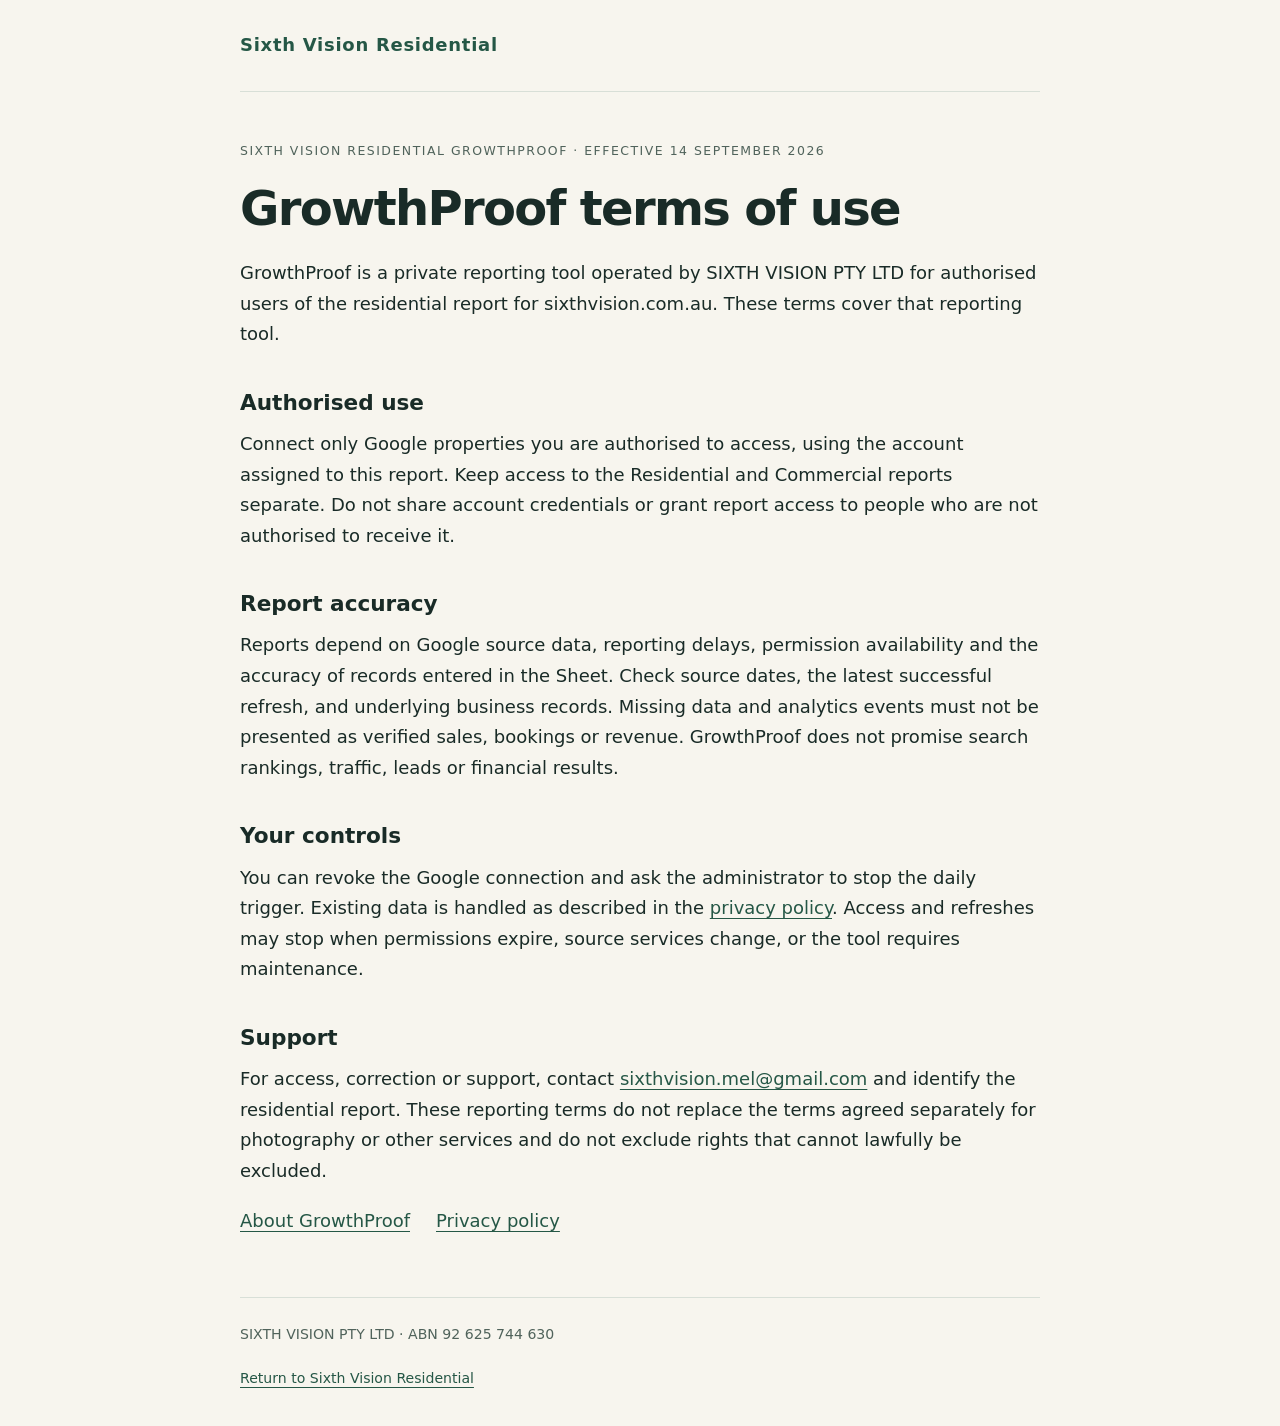
<file: growthproof/terms/index.html>
<!doctype html>
<html lang="en-AU"><head><meta charset="utf-8"><meta name="viewport" content="width=device-width,initial-scale=1">
<title>GrowthProof terms of use | Sixth Vision Residential</title>
<meta name="description" content="Information about Sixth Vision Residential GrowthProof and its private Google reporting connection, data handling and user controls.">
<meta name="robots" content="noindex,follow"><link rel="canonical" href="https://sixthvision.com.au/growthproof/terms/">
<style>
:root{color-scheme:light;--ink:#192b27;--muted:#50635b;--paper:#f7f5ee;--line:#d8dfd7;--accent:#255746}
*{box-sizing:border-box}body{margin:0;background:var(--paper);color:var(--ink);font:18px/1.7 system-ui,-apple-system,BlinkMacSystemFont,"Segoe UI",sans-serif}
header,main,footer{width:min(100% - 40px,800px);margin:auto}header{padding:30px 0;border-bottom:1px solid var(--line)}
header a{font-weight:700;text-decoration:none;letter-spacing:.04em}main{padding:48px 0 60px}h1{font-size:clamp(2rem,5vw,3rem);line-height:1.15;letter-spacing:-.035em;margin:12px 0 22px}h2{font-size:1.35rem;line-height:1.35;margin:38px 0 12px}p,ul{margin:0 0 20px}.eyebrow{font-size:.78rem;text-transform:uppercase;letter-spacing:.12em;color:var(--muted)}a{color:var(--accent);text-underline-offset:4px}a:focus-visible{outline:3px solid #997328;outline-offset:5px}nav{display:flex;gap:12px 26px;flex-wrap:wrap}footer{padding:25px 0 35px;border-top:1px solid var(--line);font-size:.88rem;color:var(--muted)}.note{padding:22px;border:1px solid var(--line);border-radius:12px;background:#fff}.skip{position:absolute;left:20px;top:-80px;background:white;padding:8px}.skip:focus{top:10px}
</style></head><body><a class="skip" href="#main">Skip to content</a><header><a href="/">Sixth Vision Residential</a></header><main id="main"><p class="eyebrow">Sixth Vision Residential GrowthProof · Effective 14 September 2026</p><h1>GrowthProof terms of use</h1>
<p>GrowthProof is a private reporting tool operated by SIXTH VISION PTY LTD for authorised users of the residential report for sixthvision.com.au. These terms cover that reporting tool.</p>
<h2>Authorised use</h2><p>Connect only Google properties you are authorised to access, using the account assigned to this report. Keep access to the Residential and Commercial reports separate. Do not share account credentials or grant report access to people who are not authorised to receive it.</p>
<h2>Report accuracy</h2><p>Reports depend on Google source data, reporting delays, permission availability and the accuracy of records entered in the Sheet. Check source dates, the latest successful refresh, and underlying business records. Missing data and analytics events must not be presented as verified sales, bookings or revenue. GrowthProof does not promise search rankings, traffic, leads or financial results.</p>
<h2>Your controls</h2><p>You can revoke the Google connection and ask the administrator to stop the daily trigger. Existing data is handled as described in the <a href="/growthproof/privacy/">privacy policy</a>. Access and refreshes may stop when permissions expire, source services change, or the tool requires maintenance.</p>
<h2>Support</h2><p>For access, correction or support, contact <a href="mailto:sixthvision.mel@gmail.com">sixthvision.mel@gmail.com</a> and identify the residential report. These reporting terms do not replace the terms agreed separately for photography or other services and do not exclude rights that cannot lawfully be excluded.</p>
<nav aria-label="GrowthProof policies"><a href="/growthproof/">About GrowthProof</a><a href="/growthproof/privacy/">Privacy policy</a></nav></main><footer><p>SIXTH VISION PTY LTD · ABN 92 625 744 630</p><a href="/">Return to Sixth Vision Residential</a></footer></body></html>
</file>
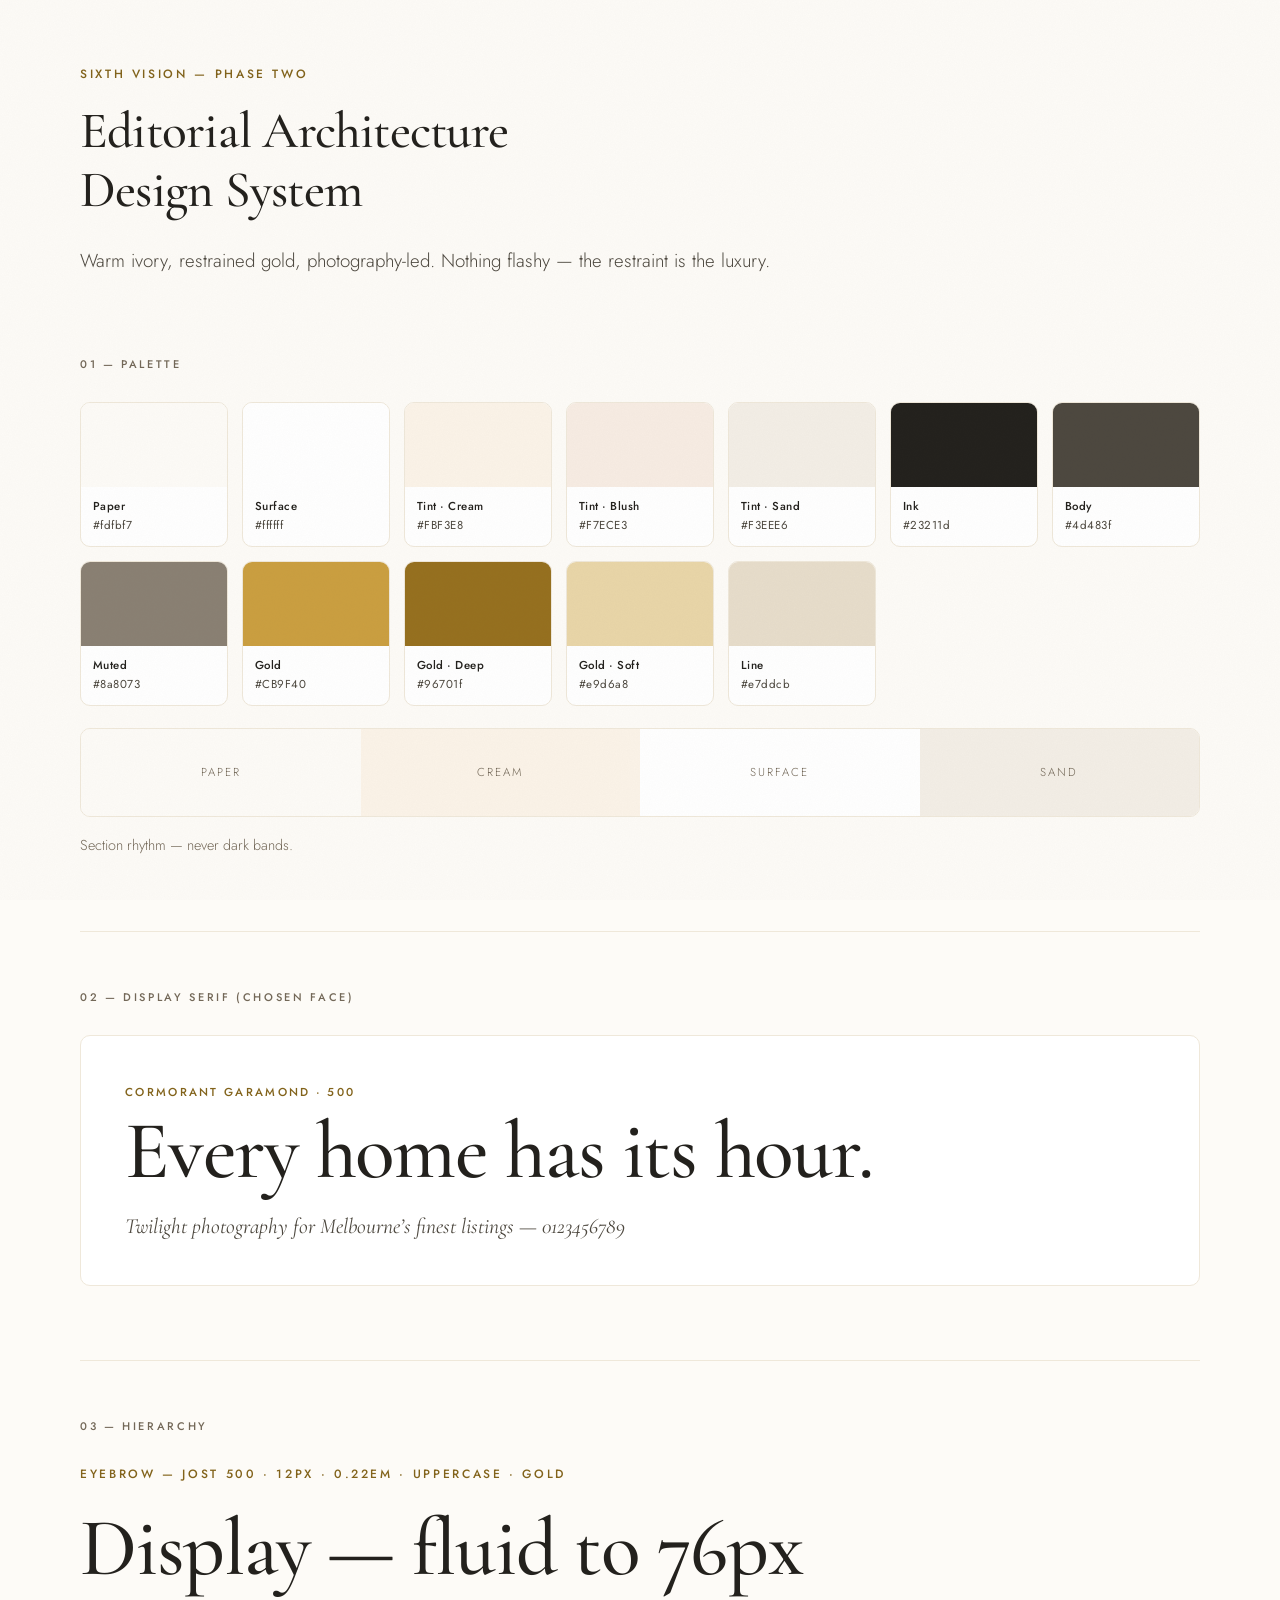
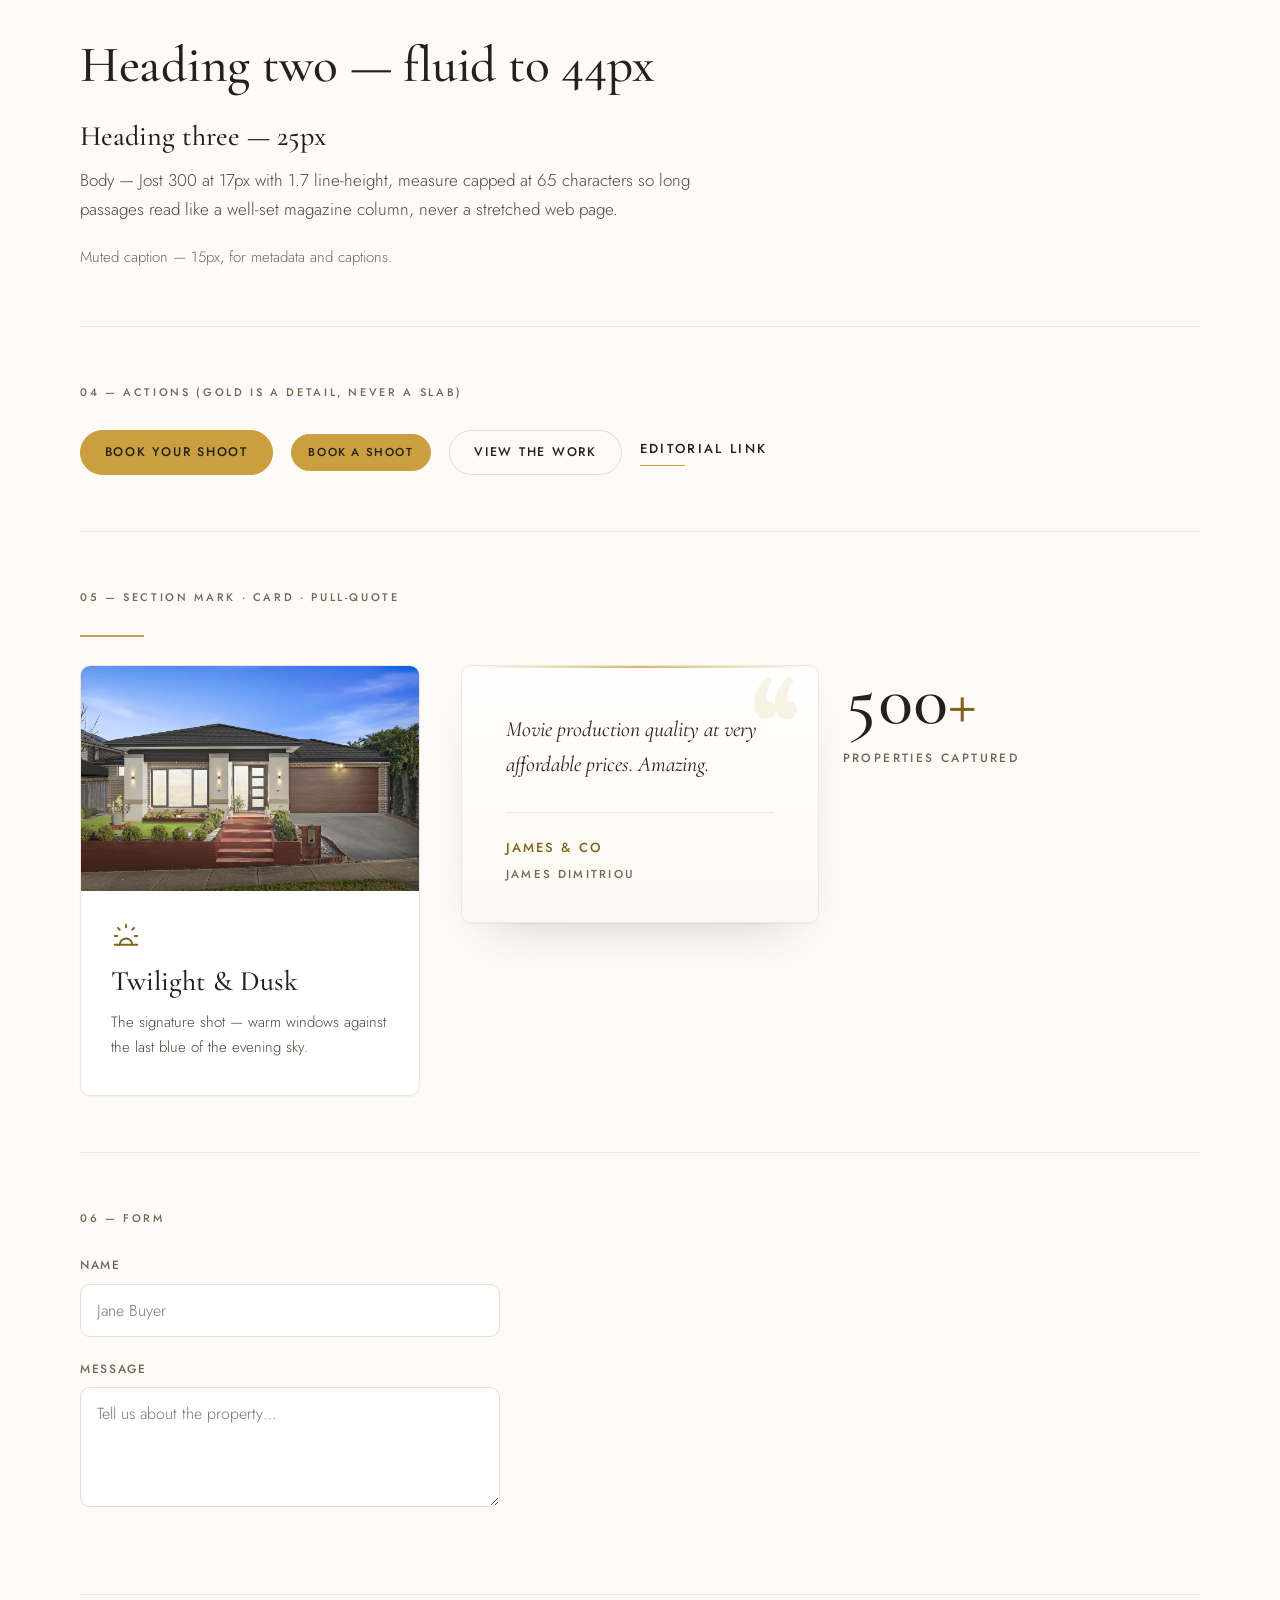
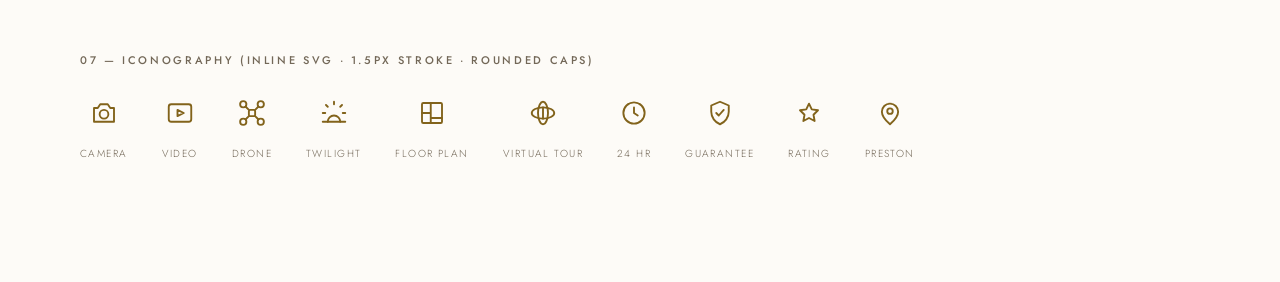
<file: design-system.html>
<!DOCTYPE html>
<html lang="en-AU">
<head>
<meta charset="UTF-8">
<meta name="viewport" content="width=device-width, initial-scale=1">
<meta name="robots" content="noindex">
<title>Sixth Vision — Design System</title>
<link rel="stylesheet" href="assets/css/styles.css">
<style>
  .ds-section { padding: 56px 0; border-bottom: 1px solid var(--line-soft); }
  .ds-label { font-family: var(--sans); font-size: .6875rem; font-weight: 500; letter-spacing: .24em; text-transform: uppercase; color: var(--muted); margin-bottom: 28px; }
  .swatches { display: grid; grid-template-columns: repeat(auto-fit, minmax(130px, 1fr)); gap: 14px; }
  .swatch { border-radius: var(--radius); border: 1px solid var(--line-soft); overflow: hidden; background: var(--surface); }
  .swatch .chip { height: 84px; }
  .swatch .meta { padding: 10px 12px; font-size: .72rem; letter-spacing: .04em; color: var(--body); font-weight: 400; }
  .swatch .meta b { display: block; color: var(--ink); font-weight: 500; }
  .serif-trial { border: 1px solid var(--line-soft); border-radius: var(--radius); background: var(--surface); padding: 40px 44px; margin-bottom: 18px; }
  .serif-trial h1 { margin-bottom: 10px; }
  .serif-trial .who { font-size: .72rem; letter-spacing: .2em; text-transform: uppercase; color: var(--gold-deep); font-weight: 500; }
  .row { display: flex; flex-wrap: wrap; gap: 18px; align-items: center; }
  .tint-demo { display: grid; grid-template-columns: repeat(4, 1fr); border-radius: var(--radius); overflow: hidden; border: 1px solid var(--line-soft); }
  .tint-demo div { padding: 34px 18px; text-align: center; font-size: .72rem; letter-spacing: .18em; text-transform: uppercase; color: var(--muted); }
  .grid-3 { display: grid; grid-template-columns: repeat(auto-fit, minmax(260px, 1fr)); gap: 24px; }
  .icons-row { display: flex; flex-wrap: wrap; gap: 34px; color: var(--gold-deep); }
  .icons-row figure { margin: 0; text-align: center; }
  .icons-row figcaption { font-size: .64rem; letter-spacing: .14em; text-transform: uppercase; color: var(--muted); margin-top: 8px; }
</style>
</head>
<body>
<main class="container" style="padding-block:64px;">
  <span class="eyebrow">Sixth Vision &mdash; Phase Two</span>
  <h1 style="font-size:clamp(2.2rem,4vw,3.4rem);">Editorial Architecture<br>Design System</h1>
  <p class="lede">Warm ivory, restrained gold, photography-led. Nothing flashy — the restraint is the luxury.</p>

  <!-- PALETTE -->
  <section class="ds-section">
    <div class="ds-label">01 — Palette</div>
    <div class="swatches">
      <div class="swatch"><div class="chip" style="background:#fdfbf7;"></div><div class="meta"><b>Paper</b>#fdfbf7</div></div>
      <div class="swatch"><div class="chip" style="background:#ffffff;"></div><div class="meta"><b>Surface</b>#ffffff</div></div>
      <div class="swatch"><div class="chip" style="background:#FBF3E8;"></div><div class="meta"><b>Tint · Cream</b>#FBF3E8</div></div>
      <div class="swatch"><div class="chip" style="background:#F7ECE3;"></div><div class="meta"><b>Tint · Blush</b>#F7ECE3</div></div>
      <div class="swatch"><div class="chip" style="background:#F3EEE6;"></div><div class="meta"><b>Tint · Sand</b>#F3EEE6</div></div>
      <div class="swatch"><div class="chip" style="background:#23211d;"></div><div class="meta"><b>Ink</b>#23211d</div></div>
      <div class="swatch"><div class="chip" style="background:#4d483f;"></div><div class="meta"><b>Body</b>#4d483f</div></div>
      <div class="swatch"><div class="chip" style="background:#8a8073;"></div><div class="meta"><b>Muted</b>#8a8073</div></div>
      <div class="swatch"><div class="chip" style="background:#CB9F40;"></div><div class="meta"><b>Gold</b>#CB9F40</div></div>
      <div class="swatch"><div class="chip" style="background:#96701f;"></div><div class="meta"><b>Gold · Deep</b>#96701f</div></div>
      <div class="swatch"><div class="chip" style="background:#e9d6a8;"></div><div class="meta"><b>Gold · Soft</b>#e9d6a8</div></div>
      <div class="swatch"><div class="chip" style="background:#e7ddcb;"></div><div class="meta"><b>Line</b>#e7ddcb</div></div>
    </div>
    <div style="margin-top:22px;" class="tint-demo">
      <div style="background:var(--paper);">Paper</div>
      <div style="background:var(--tint-cream);">Cream</div>
      <div style="background:var(--surface);">Surface</div>
      <div style="background:var(--tint-sand);">Sand</div>
    </div>
    <p style="margin-top:16px;font-size:.9rem;color:var(--muted);">Section rhythm — never dark bands.</p>
  </section>

  <!-- DISPLAY SERIF TRIAL -->
  <section class="ds-section">
    <div class="ds-label">02 — Display serif (chosen face)</div>
    <!-- The Playfair Display and Marcellus specimens that used to sit here were
         removed on 2026-07-30 along with their .woff2 files. Cormorant Garamond
         won the trial and is the only self-hosted serif that ships, so those two
         blocks had stopped rendering in the face they claimed to show. -->
    <div class="serif-trial">
      <span class="who">Cormorant Garamond · 500</span>
      <h1 style="font-family:'Cormorant Garamond',serif;font-weight:500;">Every home has its hour.</h1>
      <p style="font-family:'Cormorant Garamond',serif;font-style:italic;font-size:1.35rem;color:var(--body);margin:0;">Twilight photography for Melbourne&rsquo;s finest listings — 0123456789</p>
    </div>
  </section>

  <!-- TYPE SCALE -->
  <section class="ds-section">
    <div class="ds-label">03 — Hierarchy</div>
    <span class="eyebrow">Eyebrow — Jost 500 · 12px · 0.22em · uppercase · gold</span>
    <h1>Display — fluid to 76px</h1>
    <h2>Heading two — fluid to 44px</h2>
    <h3>Heading three — 25px</h3>
    <p>Body — Jost 300 at 17px with 1.7 line-height, measure capped at 65 characters so long passages read like a well-set magazine column, never a stretched web page.</p>
    <p style="color:var(--muted);font-size:var(--fs-small);margin-bottom:0;">Muted caption — 15px, for metadata and captions.</p>
  </section>

  <!-- BUTTONS & LINKS -->
  <section class="ds-section">
    <div class="ds-label">04 — Actions (gold is a detail, never a slab)</div>
    <div class="row">
      <a href="#" class="btn btn--primary">Book your shoot</a>
      <a href="#" class="btn btn--primary btn--sm">Book a Shoot</a>
      <a href="#" class="btn btn--ghost">View the work</a>
      <a href="#" class="link-gold">Editorial link</a>
    </div>
  </section>

  <!-- HAIRLINE + CARD + QUOTE -->
  <section class="ds-section">
    <div class="ds-label">05 — Section mark · card · pull-quote</div>
    <hr class="hairline">
    <div class="grid-3" style="align-items:start;">
      <div class="card" style="max-width:340px;">
        <div class="card-media"><img src="assets/img/card-twilight-1200.webp" alt="Twilight exterior of a Melbourne home" width="1200" height="800"></div>
        <div class="card-body">
          <div class="card-icon">
            <svg width="30" height="30" viewBox="0 0 24 24" fill="none" stroke="currentColor" stroke-width="1.5" stroke-linecap="round" stroke-linejoin="round" aria-hidden="true"><path d="M12 3v2M5.6 5.6l1.4 1.4M3 12h2M18.4 5.6 17 7M19 12h2M7 19a5 5 0 0 1 10 0"/><path d="M3 19h18"/></svg>
          </div>
          <h3>Twilight &amp; Dusk</h3>
          <p>The signature shot — warm windows against the last blue of the evening sky.</p>
        </div>
      </div>
      <figure class="pullquote" style="margin:0;">
        <span class="quote-glyph" aria-hidden="true">&ldquo;</span>
        <blockquote>Movie production quality at very affordable prices. Amazing.</blockquote>
        <figcaption><strong>James &amp; Co</strong>James Dimitriou</figcaption>
      </figure>
      <div>
        <div class="stat-num">500<span class="suffix">+</span></div>
        <div class="stat-label">Properties captured</div>
      </div>
    </div>
  </section>

  <!-- FORM -->
  <section class="ds-section">
    <div class="ds-label">06 — Form</div>
    <div style="max-width:420px;">
      <div class="field">
        <label for="ds-name">Name</label>
        <input type="text" id="ds-name" placeholder="Jane Buyer">
      </div>
      <div class="field">
        <label for="ds-msg">Message</label>
        <textarea id="ds-msg" placeholder="Tell us about the property&hellip;"></textarea>
      </div>
    </div>
  </section>

  <!-- ICONS -->
  <section class="ds-section" style="border-bottom:0;">
    <div class="ds-label">07 — Iconography (inline SVG · 1.5px stroke · rounded caps)</div>
    <div class="icons-row">
      <figure>
        <svg width="30" height="30" viewBox="0 0 24 24" fill="none" stroke="currentColor" stroke-width="1.5" stroke-linecap="round" stroke-linejoin="round"><path d="M4 8h3l2-3h6l2 3h3v11H4z"/><circle cx="12" cy="13" r="3.5"/></svg>
        <figcaption>Camera</figcaption>
      </figure>
      <figure>
        <svg width="30" height="30" viewBox="0 0 24 24" fill="none" stroke="currentColor" stroke-width="1.5" stroke-linecap="round" stroke-linejoin="round"><rect x="3" y="5" width="18" height="14" rx="2"/><path d="m10 9.5 5 2.5-5 2.5z"/></svg>
        <figcaption>Video</figcaption>
      </figure>
      <figure>
        <svg width="30" height="30" viewBox="0 0 24 24" fill="none" stroke="currentColor" stroke-width="1.5" stroke-linecap="round" stroke-linejoin="round"><circle cx="5" cy="5" r="2.5"/><circle cx="19" cy="5" r="2.5"/><circle cx="5" cy="19" r="2.5"/><circle cx="19" cy="19" r="2.5"/><rect x="9.5" y="9.5" width="5" height="5" rx="1"/><path d="M7 7l2.5 2.5M17 7l-2.5 2.5M7 17l2.5-2.5M17 17l-2.5-2.5"/></svg>
        <figcaption>Drone</figcaption>
      </figure>
      <figure>
        <svg width="30" height="30" viewBox="0 0 24 24" fill="none" stroke="currentColor" stroke-width="1.5" stroke-linecap="round" stroke-linejoin="round"><path d="M12 3v2M5.6 5.6l1.4 1.4M3 12h2M18.4 5.6 17 7M19 12h2M7 19a5 5 0 0 1 10 0"/><path d="M3 19h18"/></svg>
        <figcaption>Twilight</figcaption>
      </figure>
      <figure>
        <svg width="30" height="30" viewBox="0 0 24 24" fill="none" stroke="currentColor" stroke-width="1.5" stroke-linecap="round" stroke-linejoin="round"><rect x="4" y="4" width="16" height="16" rx="1"/><path d="M4 12h7V4M11 12v8M11 16h9"/></svg>
        <figcaption>Floor plan</figcaption>
      </figure>
      <figure>
        <svg width="30" height="30" viewBox="0 0 24 24" fill="none" stroke="currentColor" stroke-width="1.5" stroke-linecap="round" stroke-linejoin="round"><ellipse cx="12" cy="12" rx="9" ry="4.5"/><path d="M12 7.5v9"/><ellipse cx="12" cy="12" rx="4" ry="9"/></svg>
        <figcaption>Virtual tour</figcaption>
      </figure>
      <figure>
        <svg width="30" height="30" viewBox="0 0 24 24" fill="none" stroke="currentColor" stroke-width="1.5" stroke-linecap="round" stroke-linejoin="round"><circle cx="12" cy="12" r="8.5"/><path d="M12 7.5V12l3 2"/></svg>
        <figcaption>24 hr</figcaption>
      </figure>
      <figure>
        <svg width="30" height="30" viewBox="0 0 24 24" fill="none" stroke="currentColor" stroke-width="1.5" stroke-linecap="round" stroke-linejoin="round"><path d="M12 3l7 3v5c0 4.5-3 8.5-7 10-4-1.5-7-5.5-7-10V6z"/><path d="m9 12 2 2 4-4.5"/></svg>
        <figcaption>Guarantee</figcaption>
      </figure>
      <figure>
        <svg width="30" height="30" viewBox="0 0 24 24" fill="none" stroke="currentColor" stroke-width="1.5" stroke-linecap="round" stroke-linejoin="round"><path d="M12 4.5l2.2 4.6 5 .7-3.6 3.6.9 5-4.5-2.4-4.5 2.4.9-5L4.8 9.8l5-.7z"/></svg>
        <figcaption>Rating</figcaption>
      </figure>
      <figure>
        <svg width="30" height="30" viewBox="0 0 24 24" fill="none" stroke="currentColor" stroke-width="1.5" stroke-linecap="round" stroke-linejoin="round"><path d="M12 21s-6.5-5.5-6.5-10a6.5 6.5 0 0 1 13 0c0 4.5-6.5 10-6.5 10z"/><circle cx="12" cy="10.5" r="2.2"/></svg>
        <figcaption>Preston</figcaption>
      </figure>
    </div>
  </section>
</main>
</body>
</html>
</file>
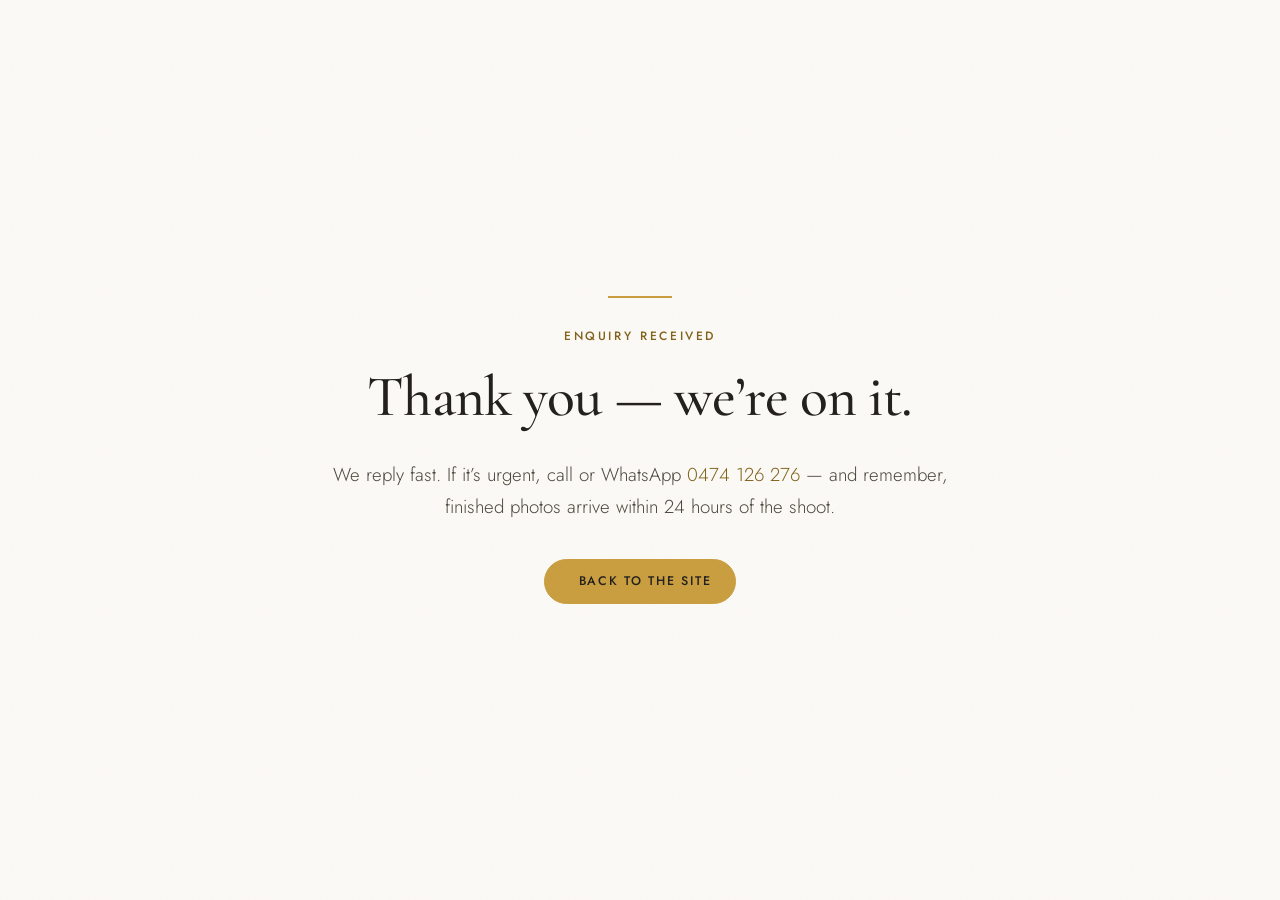
<file: thank-you.html>
<!DOCTYPE html>
<html lang="en-AU">
<head>
<meta charset="UTF-8">
<meta name="viewport" content="width=device-width, initial-scale=1">
<meta name="theme-color" content="#fdfbf7">
<meta name="robots" content="noindex">
<title>Thank you | Sixth Vision</title>
<meta name="description" content="Your enquiry has been received — we'll be in touch shortly.">
<link rel="icon" type="image/svg+xml" href="favicon.svg">
<link rel="stylesheet" href="assets/css/styles.min.css?v=20260730b">
<!-- Google Analytics 4 — same deferred loader as index.html, so gtag.js never
     competes with first paint on these pages either. -->
<script>
  window.dataLayer = window.dataLayer || [];
  function gtag(){dataLayer.push(arguments);}
  gtag('js', new Date());
  gtag('config', 'G-M6TSWTEBM9');
  (function () {
    var done = false;
    function loadGA(){
      if (done) return; done = true;
      var s = document.createElement('script');
      s.async = true;
      s.src = 'https://www.googletagmanager.com/gtag/js?id=G-M6TSWTEBM9';
      document.head.appendChild(s);
    }
    function schedule(){ ('requestIdleCallback' in window)
      ? requestIdleCallback(loadGA, { timeout: 3000 }) : setTimeout(loadGA, 1500); }
    if (document.readyState === 'complete') schedule();
    else window.addEventListener('load', schedule, { once: true });
    ['scroll','pointerdown','keydown','touchstart'].forEach(function(e){
      window.addEventListener(e, loadGA, { once: true, passive: true });
    });
  })();
</script>
</head>
<body>
<main class="ty-hero">
  <div class="container">
    <div class="inner">
      <hr class="hairline hairline--center">
      <span class="eyebrow">Enquiry received</span>
      <h1 style="font-size:clamp(2.2rem,4.5vw,3.6rem);">Thank you &mdash; we&rsquo;re on it.</h1>
      <p class="lede" style="margin-inline:auto;">We reply fast. If it&rsquo;s urgent, call or WhatsApp <a href="tel:+61474126276" style="color:var(--gold-deep);text-decoration:none;">0474&nbsp;126&nbsp;276</a> &mdash; and remember, finished photos arrive within 24 hours of the shoot.</p>
      <div style="margin-top:36px;">
        <a class="btn btn--primary" href="/"><span class="btn-dot" aria-hidden="true"></span>Back to the site</a>
      </div>
    </div>
  </div>
</main>
<script src="assets/js/growthproof-thankyou.js?v=20260921a" defer></script>
</body>
</html>
</file>
<file: assets/css/styles.css>
/* ==========================================================================
   SIXTH VISION — Phase Two design system
   "Editorial architecture": warm ivory, restrained gold, photography-led.
   ========================================================================== */

/* ---- Fonts (self-hosted, latin subset) ---------------------------------- */
@font-face {
  font-family: 'Cormorant Garamond';
  src: url('../fonts/cormorantgaramond-300.woff2') format('woff2');
  font-weight: 300; font-style: normal; font-display: swap;
}
@font-face {
  font-family: 'Cormorant Garamond';
  src: url('../fonts/cormorantgaramond-400.woff2') format('woff2');
  font-weight: 400; font-style: normal; font-display: swap;
}
@font-face {
  font-family: 'Cormorant Garamond';
  src: url('../fonts/cormorantgaramond-400-italic.woff2') format('woff2');
  font-weight: 400; font-style: italic; font-display: swap;
}
@font-face {
  font-family: 'Cormorant Garamond';
  src: url('../fonts/cormorantgaramond-500.woff2') format('woff2');
  font-weight: 500; font-style: normal; font-display: swap;
}
@font-face {
  font-family: 'Jost';
  src: url('../fonts/jost-300.woff2') format('woff2');
  font-weight: 300; font-style: normal; font-display: swap;
}
@font-face {
  font-family: 'Jost';
  src: url('../fonts/jost-400.woff2') format('woff2');
  font-weight: 400; font-style: normal; font-display: swap;
}
@font-face {
  font-family: 'Jost';
  src: url('../fonts/jost-500.woff2') format('woff2');
  font-weight: 500; font-style: normal; font-display: swap;
}

/* ---- Metric-matched fallbacks (kills font-swap CLS) ----------------------
   Measured from the shipped woff2 files with FreeType, then expressed relative
   to the local fallback each one substitutes for. While the webfont is still in
   flight the fallback now occupies the SAME box, so the swap re-paints without
   re-laying-out. If neither local() face exists (most Android devices), the
   @font-face is simply invalid and the stack falls through to generic
   serif/sans-serif exactly as it does today — no regression. */
@font-face {
  font-family: 'Cormorant Fallback';
  src: local('Georgia'), local('Times New Roman'), local('Times');
  size-adjust: 80.99%;
  ascent-override: 114.09%;
  descent-override: 35.43%;
  line-gap-override: 0%;
}
@font-face {
  font-family: 'Jost Fallback';
  src: local('Arial'), local('Helvetica Neue'), local('Helvetica');
  size-adjust: 87.12%;
  ascent-override: 122.82%;
  descent-override: 43.04%;
  line-gap-override: 0%;
}

/* ---- Tokens -------------------------------------------------------------- */
:root {
  /* surfaces — light only, warm, layered */
  --paper:      #fdfbf7;
  --surface:    #ffffff;
  --tint-cream: #FBF3E8;
  --tint-blush: #F7ECE3;
  --tint-sand:  #F3EEE6;

  /* ink */
  --ink:   #23211d;
  --body:  #4d483f;
  --muted: #736858; /* darkened from #8a8073 — restores AA contrast for form labels, stat labels, fine print */

  /* gold — extremely restrained */
  --gold:      #CB9F40;
  --gold-deep: #82631b; /* darkened from #96701f — restores AA text contrast on ivory/cream/blush/sand */
  --gold-soft: #e9d6a8;

  /* lines & shadow */
  --line:      #e7ddcb;
  --line-soft: #efe8da;
  --shadow-sm: 0 1px 2px rgba(35,33,29,.05);
  --shadow-lg: 0 18px 40px -24px rgba(35,33,29,.28);

  /* geometry */
  --radius: 10px;
  --radius-pill: 999px;
  --container: 1200px;
  --gutter: clamp(20px, 4vw, 40px);
  --section-pad: clamp(72px, 10vw, 140px);

  /* type — Cormorant Garamond: the thin, soft quiet-luxury serif of his references */
  --serif: 'Cormorant Garamond', 'Cormorant Fallback', Georgia, serif;
  --sans: 'Jost', 'Jost Fallback', 'Segoe UI', system-ui, sans-serif;
  --fs-display: clamp(3rem, 6.4vw, 5.5rem);        /* hero H1 */
  --fs-h2: clamp(2.15rem, 4vw, 3.2rem);
  --fs-h3: clamp(1.5rem, 2.2vw, 1.8rem);
  --fs-body: 1.0625rem;                            /* 17px */
  --fs-small: .9375rem;
  --lh-body: 1.7;

  /* motion */
  --ease-lux: cubic-bezier(.22, .61, .21, 1);
  --dur: .6s;

  /* was referenced via var(--charcoal-soft, ...) but never defined */
  --charcoal-soft: #4d483f;

  color-scheme: light only;
}

/* ---- Reset / base -------------------------------------------------------- */
*, *::before, *::after { box-sizing: border-box; }
html { scroll-behavior: smooth; -webkit-text-size-adjust: 100%; }
body {
  margin: 0;
  background: var(--paper);
  color: var(--body);
  font-family: var(--sans);
  font-weight: 300;
  font-size: var(--fs-body);
  line-height: var(--lh-body);
  -webkit-font-smoothing: antialiased;
}
img, video { max-width: 100%; height: auto; display: block; }
/* <picture> is an inline wrapper that would otherwise introduce a baseline gap
   and break the absolute-positioning contexts these images sit in. */
picture { display: contents; }
a { color: inherit; }

/* ---- Paper grain — subtle, sitewide, so tints read as textured stock, not flat colour ---- */
body::after {
  content: '';
  position: fixed; inset: 0;
  z-index: 90;
  pointer-events: none;
  opacity: .055;
  /* mix-blend-mode: multiply removed — a fixed, full-viewport blended layer
     forces the compositor to re-blend the whole screen on every scroll frame.
     At 5% opacity over warm-light surfaces, normal alpha blending is visually
     indistinguishable and costs nothing per frame. */
  background-image: url("data:image/svg+xml;utf8,<svg xmlns='http://www.w3.org/2000/svg' width='160' height='160'><filter id='n'><feTurbulence type='fractalNoise' baseFrequency='0.85' numOctaves='2' stitchTiles='stitch'/><feColorMatrix type='matrix' values='0 0 0 0 0.14  0 0 0 0 0.13  0 0 0 0 0.11  0 0 0 0.5 0'/></filter><rect width='100%25' height='100%25' filter='url(%23n)'/></svg>");
  background-repeat: repeat;
}
@media (prefers-reduced-transparency: reduce) { body::after { display: none; } }
h1, h2, h3, h4 {
  font-family: var(--serif);
  font-weight: 500;
  color: var(--ink);
  line-height: 1.14;
  margin: 0 0 .5em;
}
h1 { font-size: var(--fs-display); letter-spacing: -.015em; }
h2 { font-size: var(--fs-h2); letter-spacing: -.005em; }
h3 { font-size: var(--fs-h3); }
p { margin: 0 0 1.2em; max-width: 65ch; }
:focus-visible {
  outline: 2px solid var(--gold-deep);
  outline-offset: 3px;
  border-radius: 2px;
}
::selection { background: var(--gold-soft); color: var(--ink); }

/* ---- Layout utilities ---------------------------------------------------- */
.container {
  max-width: var(--container);
  margin-inline: auto;
  padding-inline: var(--gutter);
}
.section { padding-block: var(--section-pad); }
.section--cream { background: var(--tint-cream); }
.section--blush { background: var(--tint-blush); }
.section--sand  { background: var(--tint-sand); }
.section--surface { background: var(--surface); }

/* the gold section mark: 2px × 64px hairline */
.hairline {
  width: 64px; height: 2px;
  background: var(--gold);
  border: 0; margin: 0 0 28px;
}
.hairline--center { margin-inline: auto; }

/* eyebrow label */
.eyebrow {
  display: block;
  font-family: var(--sans);
  font-size: .75rem;               /* 12px */
  font-weight: 500;
  letter-spacing: .22em;
  text-transform: uppercase;
  color: var(--gold-deep);
  margin: 0 0 18px;
}

.section-head { max-width: 720px; margin-bottom: clamp(40px, 6vw, 72px); }
.section-head--center { margin-inline: auto; text-align: center; }
.section-head--center .hairline { margin-inline: auto; }
.section-head p { color: var(--body); }
.lede { font-size: 1.17rem; font-weight: 300; }

/* ---- Buttons -------------------------------------------------------------
   Compact gold pills, exactly the reference-site register. Used sparingly. */
.btn {
  display: inline-flex; align-items: center; justify-content: center; gap: 10px;
  font-family: var(--sans);
  font-size: .78rem; font-weight: 500;
  letter-spacing: .14em; text-transform: uppercase;
  text-decoration: none;
  border-radius: var(--radius-pill);
  padding: .88em 1.9em;
  cursor: pointer;
  transition: background-color .3s var(--ease-lux), color .3s var(--ease-lux),
              border-color .3s var(--ease-lux), transform .3s var(--ease-lux),
              box-shadow .3s var(--ease-lux);
}
.btn--primary {
  background: var(--gold); color: var(--ink);
  border: 1px solid var(--gold);
}
.btn--primary:hover, .btn--primary:focus-visible {
  background: var(--gold-deep); border-color: var(--gold-deep); color: #fff;
  transform: translateY(-2px);
  box-shadow: var(--shadow-lg);
}
.btn--ghost {
  background: transparent; color: var(--ink);
  border: 1px solid var(--line);
}
.btn--ghost:hover, .btn--ghost:focus-visible {
  border-color: var(--gold);
  color: var(--gold-deep);
  transform: translateY(-2px);
}
.btn--sm { padding: .68em 1.45em; font-size: .72rem; }

/* editorial text link with animated gold underline */
.link-gold {
  display: inline-block;
  position: relative;
  font-family: var(--sans);
  font-size: .8125rem; font-weight: 500;
  letter-spacing: .18em; text-transform: uppercase;
  color: var(--ink); text-decoration: none;
  padding-bottom: 6px;
}
.link-gold::after {
  content: '';
  position: absolute; left: 0; bottom: 0;
  width: 100%; height: 1px;
  background: var(--gold);
  transform: scaleX(.35); transform-origin: left;
  transition: transform .45s var(--ease-lux);
}
.link-gold:hover::after, .link-gold:focus-visible::after { transform: scaleX(1); }

/* ---- Cards ---------------------------------------------------------------- */
.card {
  background: var(--surface);
  border: 1px solid var(--line-soft);
  border-radius: var(--radius);
  overflow: hidden;
  box-shadow: var(--shadow-sm);
  transition: transform .45s var(--ease-lux), box-shadow .45s var(--ease-lux);
}
.card:hover { transform: translateY(-.4em); box-shadow: var(--shadow-lg); }
.card-media { position: relative; overflow: hidden; aspect-ratio: 3 / 2; }
.card-media img {
  width: 100%; height: 100%; object-fit: cover;
  transition: transform 1.2s var(--ease-lux);
}
.card:hover .card-media img { transform: scale(1.045); }
.card-body { padding: 30px 30px 34px; }
.card-body h3 { margin-bottom: .45em; }
.card-body p { font-size: var(--fs-small); margin-bottom: 0; color: var(--body); }
.card-icon { color: var(--gold-deep); margin-bottom: 14px; }
.card-icon svg { display: block; }

/* ---- Forms ----------------------------------------------------------------- */
.field { margin-bottom: 22px; }
.field label {
  display: block;
  font-size: .75rem; font-weight: 500;
  letter-spacing: .14em; text-transform: uppercase;
  color: var(--muted);
  margin-bottom: 8px;
}
.field input, .field select, .field textarea {
  width: 100%;
  font-family: var(--sans); font-weight: 300;
  font-size: 1rem; color: var(--ink);
  background: var(--surface);
  border: 1px solid var(--line);
  border-radius: var(--radius);
  padding: 14px 16px;
  transition: border-color .3s var(--ease-lux), box-shadow .3s var(--ease-lux);
}
.field input:focus, .field select:focus, .field textarea:focus {
  outline: none;
  border-color: var(--gold);
  box-shadow: 0 0 0 3px rgba(203,159,64,.16);
}
.field textarea { resize: vertical; min-height: 120px; }
.field select {
  appearance: none; -webkit-appearance: none;
  background-image: url("data:image/svg+xml,%3Csvg xmlns='http://www.w3.org/2000/svg' width='12' height='8' fill='none'%3E%3Cpath d='M1 1.5 6 6.5 11 1.5' stroke='%238a8073' stroke-width='1.5' stroke-linecap='round' stroke-linejoin='round'/%3E%3C/svg%3E");
  background-repeat: no-repeat;
  background-position: right 16px center;
  padding-right: 42px;
}

/* skip link */
.skip-link {
  position: absolute; left: 16px; top: -60px; z-index: 100;
  background: var(--ink); color: #fdfbf7;
  padding: 12px 20px; border-radius: 0 0 var(--radius) var(--radius);
  font-family: var(--sans); font-size: .8rem; letter-spacing: .1em;
  text-decoration: none; text-transform: uppercase;
  transition: top .3s var(--ease-lux);
}
.skip-link:focus { top: 0; }

/* visually-hidden but available to assistive tech */
.sr-only {
  position: absolute; width: 1px; height: 1px;
  padding: 0; margin: -1px; overflow: hidden;
  clip: rect(0, 0, 0, 0); white-space: nowrap; border: 0;
}

/* ---- Testimonial cards (quiet-luxury: soft glass-card, gold-accented) ---- */
.pullquote {
  position: relative;
  display: flex; flex-direction: column;
  background: linear-gradient(180deg, var(--surface) 0%, #fdf9f2 100%);
  border: 1px solid var(--line-soft);
  border-radius: var(--radius);
  padding: clamp(30px, 3.6vw, 48px) clamp(28px, 3.4vw, 46px) clamp(26px, 3vw, 40px);
  box-shadow: inset 0 1px 0 rgba(255,255,255,.7),
              0 1px 2px rgba(35,33,29,.04),
              0 24px 50px -32px rgba(35,33,29,.28);
  overflow: hidden;
  transition: transform .5s var(--ease-lux), box-shadow .5s var(--ease-lux);
}
.pullquote::before {              /* luminous gold hairline along the top edge */
  content: ''; position: absolute; inset: 0 0 auto; height: 2px;
  background: linear-gradient(to right, transparent, var(--gold), transparent);
  opacity: .75;
}
.pullquote:hover {
  transform: translateY(-6px);
  box-shadow: inset 0 1px 0 rgba(255,255,255,.7),
              0 1px 2px rgba(35,33,29,.05),
              0 38px 64px -32px rgba(35,33,29,.36);
}
.quote-stars {
  display: flex; align-items: center; gap: 4px; margin-bottom: 18px;
  color: var(--gold);
}
.quote-stars svg { width: 16px; height: 16px; flex: none; display: block; }
.pullquote .quote-glyph {         /* oversized ghosted glyph — a watermark, not a shout */
  position: absolute; top: -8px; right: 22px;
  font-family: var(--serif); font-weight: 600;
  font-size: 8.5rem; line-height: 1;
  color: var(--gold);
  opacity: .12;
  user-select: none; pointer-events: none;
}
.pullquote blockquote {
  margin: 0; position: relative;
  font-family: var(--serif);
  font-weight: 500;
  font-style: italic;
  font-size: clamp(1.14rem, 1.7vw, 1.4rem);
  line-height: 1.62;
  color: var(--ink);
}
.pullquote blockquote p { margin: 0; font: inherit; max-width: none; }
.pullquote figcaption {
  margin-top: clamp(22px, 2.4vw, 30px);
  padding-top: clamp(18px, 2vw, 24px);
  border-top: 1px solid var(--line-soft);
  font-family: var(--sans);
  font-size: .72rem; font-weight: 500;
  letter-spacing: .2em; text-transform: uppercase;
  color: var(--muted);
}
.pullquote figcaption strong {
  display: block;
  color: var(--gold-deep);
  font-weight: 500; letter-spacing: .16em;
  font-size: .82rem;
  margin-bottom: 5px;
}

/* ---- Stats -------------------------------------------------------------------- */
.stat-num {
  font-family: var(--serif);
  font-weight: 500;
  font-variant-numeric: tabular-nums;
  font-size: clamp(3.1rem, 5.6vw, 4.6rem);
  line-height: 1;
  color: var(--ink);
}
.stat-num .suffix { color: var(--gold-deep); }
.stat-label {
  margin-top: 12px;
  font-size: .75rem; font-weight: 500;
  letter-spacing: .2em; text-transform: uppercase;
  color: var(--muted);
}

/* ---- Reveal motion --------------------------------------------------------------- */
.reveal {
  opacity: 0;
  transform: translateY(24px);
  transition: opacity var(--dur) var(--ease-lux), transform var(--dur) var(--ease-lux);
  transition-delay: var(--reveal-delay, 0s);
}
.reveal.is-in { opacity: 1; transform: none; }

@media (prefers-reduced-motion: reduce) {
  html { scroll-behavior: auto; }
  .reveal { opacity: 1; transform: none; transition: none; }
  /* the blanket rule below collapses animations to .01ms; with `both` fill that
     would freeze the hero at its END frame (a permanent 6% crop). Park it at rest. */
  .hero-media img { animation: none !important; transform: none !important; }
  .scroll-cue::after { animation: none !important; }
  *, *::before, *::after {
    animation-duration: .01ms !important;
    animation-iteration-count: 1 !important;
    transition-duration: .01ms !important;
  }
}

/* ==========================================================================
   PAGE — header / hero / sections
   ========================================================================== */

/* ---- Topbar (Sawyer-style utility strip; scrolls away) ---- */
.topbar {
  background: var(--tint-cream);
  border-bottom: 1px solid var(--line-soft);
  font-size: .74rem; font-weight: 400; letter-spacing: .06em;
  color: var(--body);
}
.topbar .row {
  display: flex; align-items: center; justify-content: space-between;
  gap: 18px; padding-block: 13px;
}
.topbar a:not(.btn) { text-decoration: none; color: inherit; }
.topbar a:not(.btn):hover { color: var(--gold-deep); }
.topbar .left, .topbar .right { display: flex; align-items: center; gap: 20px; }
.topbar .icon-link {
  display: inline-flex; align-items: center; gap: 7px;
  color: var(--body);
  transition: color .3s var(--ease-lux);
}
.topbar .icon-link svg { display: block; }
.topbar .socials { display: flex; align-items: center; gap: 14px; }
@media (max-width: 880px) { .topbar { display: none; } }

/* ---- Header — solid ivory, sticky (his references never overlay) ----
   NOTE: the tint + blur live on ::before, not on .site-header itself.
   backdrop-filter on .site-header would create a new containing block for
   any position:fixed descendant — including the mobile nav drawer (#site-nav,
   which renders inside this header) — so the drawer's `inset:0` would resolve
   against the ~87px-tall header box instead of the viewport, leaving it with
   no background beyond that band. Keeping .site-header filter-free avoids that. */
.site-header {
  position: sticky; top: 0; z-index: 60;
  transition: box-shadow .4s var(--ease-lux);
}
.site-header::before {
  content: ''; position: absolute; inset: 0; z-index: -1;
  background: rgba(253,251,247,.94);
  -webkit-backdrop-filter: blur(10px);
  backdrop-filter: blur(10px);
}
.site-header.is-solid { box-shadow: 0 1px 0 var(--line-soft), var(--shadow-sm); }
/* Header: brand left · nav right-aligned (mirrors the topbar cluster above it).
   The chrome (topbar + header bar) reads wider than the content container on
   large screens, so both clusters sit near the true edge instead of stranding
   in a narrow centred column — content sections keep the tighter --container. */
.site-header .bar,
.topbar .container {
  max-width: 1760px;
}
.site-header .bar {
  display: flex;
  align-items: center;
  justify-content: space-between;
  gap: 24px;
  padding-block: 20px;
}
.brand {
  display: inline-flex; align-items: center; gap: 12px;
  font-family: var(--serif); font-weight: 400;
  font-size: 1.18rem; letter-spacing: .24em; text-transform: uppercase;
  color: var(--ink); text-decoration: none;   /* dark wordmark for contrast; gold reserved for the mark */
  white-space: nowrap;
}
.brand-emblem { color: var(--gold-deep); flex: none; transition: transform .5s var(--ease-lux); }
.brand:hover .brand-emblem { transform: rotate(-4deg); }

.brand-word {
  display: inline-block;
  position: relative;
}
.brand-word::after {
  content: '';
  position: absolute; left: 0; right: 0; bottom: -7px; height: 1px;
  background: var(--gold-deep);
  transform: scaleX(0); transform-origin: left;
  transition: transform .5s var(--ease-lux);
}
.brand:hover .brand-word::after { transform: scaleX(1); }

/* ---- Brand intro: ring draws, house resolves, wordmark settles — once, on load ---- */
.site-header .brand-emblem circle,
.site-header .brand-emblem path,
.site-header .brand-emblem rect {
  stroke-dasharray: 1;
  stroke-dashoffset: 1;
  animation: brand-draw 1s var(--ease-lux) forwards;
}
.site-header .brand-emblem .e-ring      { animation-delay: .05s; animation-duration: .75s; }
.site-header .brand-emblem .e-roof      { animation-delay: .55s; animation-duration: .5s;  }
.site-header .brand-emblem .e-chimney   { animation-delay: .8s;  animation-duration: .3s;  }
.site-header .brand-emblem .e-walls     { animation-delay: .62s; animation-duration: .55s; }
.site-header .brand-emblem .e-door      { animation-delay: .95s; animation-duration: .4s;  }
.site-header .brand-emblem .e-doorcross { animation-delay: 1.15s; animation-duration: .3s; }
@keyframes brand-draw { to { stroke-dashoffset: 0; } }

.site-header .brand-word {
  opacity: 0;
  transform: translateY(4px);
  letter-spacing: .5em;
  animation: brand-word-in .7s var(--ease-lux) forwards;
  animation-delay: 1.35s;
}
@keyframes brand-word-in {
  to { opacity: 1; transform: translateY(0); letter-spacing: .24em; }
}

.site-nav {
  display: flex; align-items: center; gap: clamp(20px, 2.4vw, 40px);
}
.site-nav a {
  font-size: .76rem; font-weight: 400; letter-spacing: .16em; text-transform: uppercase;
  text-decoration: none;
  color: var(--body);
  white-space: nowrap;
  transition: color .3s var(--ease-lux);
  position: relative; padding-bottom: 4px;
}
.site-nav a::after {
  content: ''; position: absolute; left: 0; bottom: 0; height: 1px; width: 100%;
  background: var(--gold); transform: scaleX(0); transform-origin: left;
  transition: transform .35s var(--ease-lux);
}
.site-nav a:hover::after, .site-nav a:focus-visible::after { transform: scaleX(1); }
.site-nav a:hover { color: var(--ink); }
/* Desktop: topbar already carries the CTA, so hide the nav duplicate */
.nav-cta { display: none; }
.nav-toggle {
  display: none;
  position: relative; z-index: 56;
  background: none; border: 0; cursor: pointer; padding: 10px;
  color: var(--ink);
}

@media (max-width: 880px) {
  .nav-toggle { display: block; }
  .site-nav {
    position: fixed; inset: 0; z-index: -1;
    flex-direction: column; justify-content: center; gap: 30px;
    background: var(--paper);
    opacity: 0; visibility: hidden; transition: opacity .4s var(--ease-lux), visibility .4s;
  }
  .site-nav.is-open { opacity: 1; visibility: visible; z-index: 55; }
  .site-nav a { color: var(--ink) !important; font-size: 1rem; }
  .site-nav a.nav-cta {
    display: inline-flex; color: var(--ink) !important; padding-bottom: 0; margin-top: 6px;
  }
  .site-nav a.nav-cta:hover, .site-nav a.nav-cta:focus-visible { color: #fff !important; }
  .site-nav a.nav-cta::after { content: none; }
}

/* ---- Hero (sits below the solid header) ---- */
.hero {
  position: relative;
  min-height: min(86vh, 900px);
  min-height: min(86svh, 900px);
  display: flex; align-items: flex-end;
  overflow: hidden;
  isolation: isolate;
}
.hero-media { position: absolute; inset: 0; z-index: -2; }
.hero-media img { width: 100%; height: 100%; object-fit: cover; }
@keyframes kenburns { from { transform: scale(1); } to { transform: scale(1.06); } }
.hero-media img { animation: kenburns 8s var(--ease-lux) both; transform-origin: 62% 40%; }
.hero-scrim {
  position: absolute; inset: 0; z-index: -1;
  background:
    linear-gradient(to right, rgba(35,33,29,.5) 0%, rgba(35,33,29,.14) 46%, rgba(35,33,29,0) 72%),
    linear-gradient(to bottom, rgba(35,33,29,.18) 0%, rgba(35,33,29,0) 34%, rgba(35,33,29,.34) 66%, rgba(35,33,29,.68) 100%);
}
.hero-inner {
  width: 100%;
  padding-block: clamp(56px, 9vh, 96px);
  color: #fdfbf7;
  text-shadow: 0 1px 22px rgba(35,33,29,.35);
}
.hero .eyebrow { color: var(--gold-soft); text-shadow: 0 1px 14px rgba(35,33,29,.65); }
.hero h1 {
  color: #fdfbf7;
  max-width: 13ch;
  margin-bottom: .35em;
  text-wrap: balance;
}
.hero h1 em { font-style: italic; font-weight: 400; }
.hero-sub {
  font-size: clamp(1.02rem, 1.5vw, 1.2rem);
  font-weight: 300;
  color: rgba(253,251,247,.92);
  max-width: 46ch;
  margin-bottom: 2.2em;
}
.hero-cta { display: flex; flex-wrap: wrap; gap: 26px; align-items: center; }
.hero .link-gold { color: #fdfbf7; }
.scroll-cue {
  position: absolute; right: clamp(20px, 4vw, 44px); bottom: 0; z-index: 1;
  display: flex; flex-direction: column; align-items: center; gap: 14px;
  color: rgba(253,251,247,.75);
  font-size: .66rem; letter-spacing: .3em; text-transform: uppercase;
  writing-mode: vertical-rl;
}
.scroll-cue::after {
  content: ''; width: 1px; height: 72px;
  background: linear-gradient(to bottom, rgba(253,251,247,.75), rgba(253,251,247,0));
  animation: cue 2.6s var(--ease-lux) infinite;
}
@keyframes cue {
  0% { transform: scaleY(.3); transform-origin: top; opacity: 0; }
  35% { transform: scaleY(1); opacity: 1; }
  100% { transform: scaleY(1); transform-origin: top; opacity: 0; }
}

/* ---- Trust strip: real logos, drifting gently rightward ---- */
.trust { padding-block: clamp(44px, 6vw, 72px); border-bottom: 1px solid var(--line-soft); }
.trust-caption {
  text-align: center;
  font-size: .72rem; font-weight: 500; letter-spacing: .24em; text-transform: uppercase;
  color: var(--muted); margin-bottom: 38px;
}
.marquee {
  overflow: hidden;
  -webkit-mask-image: linear-gradient(to right, transparent, #000 8%, #000 92%, transparent);
  mask-image: linear-gradient(to right, transparent, #000 8%, #000 92%, transparent);
}
.marquee-track {
  display: flex; align-items: center;
  gap: clamp(48px, 6vw, 88px);
  width: max-content;
  padding-right: clamp(48px, 6vw, 88px);   /* keeps the loop seam even */
  animation: marquee-flow 52s linear infinite;
}
.marquee:hover .marquee-track { animation-play-state: paused; }
/* JS clears .is-idle when the strip scrolls into view. An infinite 52s
   transform animation otherwise keeps a compositor layer alive for the entire
   session, on a strip that is off screen for most of it. */
.marquee.is-idle .marquee-track { animation-play-state: paused; }
@keyframes marquee-flow {
  from { transform: translateX(-50%); }
  to   { transform: translateX(0); }
}
.marquee-track img {
  height: 40px; width: auto;
  filter: grayscale(1) opacity(.55);
  mix-blend-mode: multiply;
  transition: filter .4s var(--ease-lux);
}
.marquee-track img:hover { filter: grayscale(0) opacity(1); }
.marquee-track img.logo-plate { height: 34px; }
.marquee-track img.logo-lg { height: 54px; }
.marquee-track .logo-text {
  font-family: var(--serif); font-weight: 500;
  font-size: 1.5rem; letter-spacing: .1em;
  color: var(--ink); opacity: .5;
  white-space: nowrap;
  transition: opacity .4s var(--ease-lux);
}
.marquee-track .logo-text:hover { opacity: .85; }
@media (prefers-reduced-motion: reduce) {
  .marquee-track { animation: none; width: auto; flex-wrap: wrap; justify-content: center; }
  .marquee-track .dup { display: none; }
  .marquee { -webkit-mask-image: none; mask-image: none; }
}

/* ---- Editorial split (image + text, magazine spread) ---- */
.split-grid {
  display: grid; gap: clamp(40px, 6vw, 96px);
  grid-template-columns: minmax(0, 1fr) minmax(0, 1.05fr);
  align-items: center;
}
.split-media {
  border-radius: var(--radius);
  overflow: hidden;
  box-shadow: var(--shadow-lg);
}
.split-media img { width: 100%; height: 100%; object-fit: cover; }
.split-grid h2 { max-width: 18ch; }
@media (max-width: 880px) { .split-grid { grid-template-columns: 1fr; } }

/* ---- Editorial intro ---- */
.intro-grid {
  display: grid; gap: clamp(36px, 5vw, 80px);
  grid-template-columns: minmax(0, 1.15fr) minmax(0, 1fr);
  align-items: start;
}
.intro-grid h2 { max-width: 17ch; }
.intro-figures { display: flex; gap: clamp(28px, 4vw, 56px); margin-top: 40px; }
.intro-figures .fig-num {
  font-family: var(--serif); font-weight: 500;
  font-size: clamp(2rem, 3.4vw, 2.9rem);
  color: var(--ink); line-height: 1;
}
.intro-figures .fig-num .suffix { color: var(--gold-deep); }
.intro-figures .fig-label {
  margin-top: 10px; font-size: .72rem; font-weight: 500;
  letter-spacing: .16em; text-transform: uppercase; color: var(--muted);
  max-width: 19ch; line-height: 1.6;
}
@media (max-width: 880px) { .intro-grid { grid-template-columns: 1fr; } }

/* ---- Editorial intro — full-width photograph moment ---- */
.intro-photo {
  margin: 0 0 clamp(24px, 3.4vw, 34px);
  border-radius: var(--radius);
  overflow: hidden;
  box-shadow: var(--shadow-lg);
}
.intro-photo img {
  width: 100%;
  aspect-ratio: 16 / 9;
  object-fit: cover;
}
.intro-photo figcaption {
  margin-top: 20px;
  font-family: var(--serif);
  font-style: italic;
  font-weight: 500;
  font-size: clamp(1.05rem, 1.6vw, 1.25rem);
  color: var(--body);
  text-align: center;
}
.intro-figures--center { justify-content: center; text-align: center; margin-top: clamp(40px, 5.5vw, 60px); }
.intro-figures--center .fig-label { margin-inline: auto; }

/* ---- Services — full-image cards with a frosted label (the Sawyer card) ---- */
.services-grid {
  display: grid; gap: 28px;
  grid-template-columns: repeat(3, minmax(0, 1fr));
}
@media (max-width: 1020px) { .services-grid { grid-template-columns: repeat(2, minmax(0, 1fr)); } }
@media (max-width: 640px) { .services-grid { grid-template-columns: 1fr; } }
.scard {
  position: relative;
  border-radius: var(--radius);
  overflow: hidden;
  aspect-ratio: 3 / 4;
  box-shadow: var(--shadow-sm);
  transition: transform .45s var(--ease-lux), box-shadow .45s var(--ease-lux);
}
.scard:hover { transform: translateY(-.4em); box-shadow: var(--shadow-lg); }
.scard img {
  position: absolute; inset: 0;
  width: 100%; height: 100%; object-fit: cover;
  transition: transform 1.2s var(--ease-lux);
}
.scard:hover img { transform: scale(1.045); }
.scard-panel {
  position: absolute; top: 18px; left: 18px; right: 18px;
  background: rgba(252,250,246,.68);
  -webkit-backdrop-filter: blur(16px) saturate(1.1);
  backdrop-filter: blur(16px) saturate(1.1);
  border: 1px solid rgba(255,255,255,.45);
  border-radius: calc(var(--radius) - 2px);
  padding: 22px 24px 20px;
  box-shadow: 0 10px 30px -18px rgba(35,33,29,.4);
  transition: background-color .45s var(--ease-lux);
}
.scard:hover .scard-panel { background: rgba(252,250,246,.82); }
/* Diagram-content cards (e.g. floor plans, virtual-tour screenshots) carry
   real information — room labels, UI chrome — right up to the frame edges.
   The translucent frosted panel reads as a glitch there (label text
   bleeding through the blur), so these get a fully opaque plate instead. */
.scard--solid .scard-panel {
  background: var(--paper);
  -webkit-backdrop-filter: none;
  backdrop-filter: none;
}
.scard--solid:hover .scard-panel { background: var(--paper); }
.scard-panel h3 { margin-bottom: .3em; font-size: 1.55rem; color: var(--ink); }
.scard-panel p { font-size: .9rem; line-height: 1.55; margin: 0; color: var(--charcoal-soft, var(--body)); }
.scard-mark {
  position: absolute; right: 18px; bottom: 14px;
  width: 26px; height: 2px; background: var(--gold);
  border-radius: 1px;
  opacity: .9;
}

/* ---- Showreel ---- */
.showreel { position: relative; }
.showreel-frame {
  position: relative; border-radius: var(--radius); overflow: hidden;
  aspect-ratio: 16 / 9;
  box-shadow: var(--shadow-lg);
  background: var(--tint-sand);
}
.showreel-frame img, .showreel-frame video {
  position: absolute; inset: 0; width: 100%; height: 100%; object-fit: cover;
}
.play-btn {
  position: absolute; inset: 0; z-index: 2;
  display: flex; align-items: center; justify-content: center;
  background: rgba(35,33,29,.14);
  border: 0; cursor: pointer;
  transition: background-color .4s var(--ease-lux);
}
.play-btn:hover { background: rgba(35,33,29,.05); }
.play-ring {
  width: clamp(76px, 9vw, 104px); height: clamp(76px, 9vw, 104px);
  border-radius: 50%;
  border: 1.5px solid var(--gold-soft);
  background: rgba(35,33,29,.25);
  -webkit-backdrop-filter: blur(4px); backdrop-filter: blur(4px);
  display: flex; align-items: center; justify-content: center;
  color: #fdfbf7;
  transition: transform .45s var(--ease-lux), border-color .45s var(--ease-lux);
}
.play-btn:hover .play-ring, .play-btn:focus-visible .play-ring {
  transform: scale(1.07); border-color: var(--gold);
}
.play-ring svg { margin-left: 4px; }
.showreel-caption {
  margin-top: 20px; text-align: center;
  font-size: var(--fs-small); color: var(--muted);
}

/* ---- Gallery (uniform 3:2 grid — 12 items tile perfectly, no blank space) ---- */
.work-grid {
  display: grid;
  grid-template-columns: repeat(3, 1fr);
  gap: clamp(14px, 2vw, 26px);
}
.work-item {
  position: relative; overflow: hidden; border-radius: var(--radius); margin: 0;
  aspect-ratio: 3 / 2;
}
.work-item img {
  width: 100%; height: 100%; object-fit: cover; display: block;
  transition: transform 1.2s var(--ease-lux);
}
.work-item:hover img { transform: scale(1.04); }
.work-item figcaption {
  position: absolute; left: 0; right: 0; bottom: 0;
  padding: 22px 22px 16px;
  font-size: .7rem; font-weight: 500; letter-spacing: .2em; text-transform: uppercase;
  color: rgba(253,251,247,.95);
  background: linear-gradient(to top, rgba(35,33,29,.5), rgba(35,33,29,0));
  opacity: 0; transform: translateY(8px);
  transition: opacity .45s var(--ease-lux), transform .45s var(--ease-lux);
}
.work-item:hover figcaption, .work-item:focus-within figcaption { opacity: 1; transform: none; }
@media (max-width: 900px) {
  .work-grid { grid-template-columns: repeat(2, 1fr); }
  .work-item figcaption { opacity: 1; transform: none; padding: 14px 14px 10px; }
}
.work-trigger {
  display: block; width: 100%; height: 100%; padding: 0; margin: 0;
  border: 0; background: none; cursor: pointer; font: inherit;
}
.work-trigger:focus-visible { outline: 2px solid var(--gold-deep); outline-offset: -3px; }

/* ---- Lightbox: full-size portfolio viewer ---- */
.lightbox {
  position: fixed; inset: 0; z-index: 200;
  display: flex; align-items: center; justify-content: center;
  background: rgba(20,17,12,.94);
  opacity: 0; visibility: hidden;
  /* visibility is a DISCRETE property: given a plain `visibility .4s` it flips at
     the 50% mark, so on open the dialog stayed hidden for the first 200ms — long
     enough that focusing the close button and hit-testing its buttons both failed.
     Flip it instantly on open (0s) and defer it on close (0s .4s) so the fade-out
     still gets its full 400ms. */
  transition: opacity .4s var(--ease-lux), visibility 0s linear .4s;
  padding: clamp(18px, 4vw, 48px);
}
.lightbox.is-open {
  opacity: 1; visibility: visible;
  transition: opacity .4s var(--ease-lux), visibility 0s linear 0s;
}
.lightbox { overscroll-behavior: contain; }
.lightbox-figure {
  position: relative; margin: 0;
  max-width: min(1140px, 92vw);
  display: flex; flex-direction: column; align-items: center; gap: 18px;
}
.lightbox-img {
  max-width: 100%; max-height: 76vh; width: auto; height: auto;
  border-radius: calc(var(--radius) - 2px);
  box-shadow: 0 30px 80px -20px rgba(0,0,0,.6);
  opacity: 0; transform: scale(.97);
  transition: opacity .45s var(--ease-lux), transform .45s var(--ease-lux);
}
.lightbox.is-open .lightbox-img { opacity: 1; transform: scale(1); }
.lightbox-meta {
  display: flex; align-items: center; gap: 16px;
  font-family: var(--sans); letter-spacing: .18em; text-transform: uppercase;
}
.lightbox-caption { font-size: .72rem; font-weight: 500; color: rgba(253,251,247,.92); }
.lightbox-count { font-size: .66rem; color: rgba(253,251,247,.5); }
.lightbox-close, .lightbox-prev, .lightbox-next {
  position: fixed; z-index: 201;
  display: flex; align-items: center; justify-content: center;
  width: 46px; height: 46px; border-radius: 50%;
  background: rgba(253,251,247,.06);
  border: 1px solid rgba(253,251,247,.28);
  color: #fdfbf7; cursor: pointer;
  transition: background-color .3s var(--ease-lux), border-color .3s var(--ease-lux), color .3s var(--ease-lux);
}
.lightbox-close:hover, .lightbox-prev:hover, .lightbox-next:hover,
.lightbox-close:focus-visible, .lightbox-prev:focus-visible, .lightbox-next:focus-visible {
  background: var(--gold); border-color: var(--gold); color: #211d16;
}
.lightbox-close { top: clamp(14px, 3vw, 28px); right: clamp(14px, 3vw, 28px); }
.lightbox-prev { left: clamp(10px, 2.4vw, 30px); top: 50%; transform: translateY(-50%); }
.lightbox-next { right: clamp(10px, 2.4vw, 30px); top: 50%; transform: translateY(-50%); }
@media (max-width: 640px) {
  .lightbox-prev, .lightbox-next { width: 38px; height: 38px; }
  .lightbox-prev { left: 8px; } .lightbox-next { right: 8px; }
}

/* ---- Before / After ---- */
.ba-wrap { max-width: 980px; margin-inline: auto; }
.ba {
  position: relative; overflow: hidden;
  border-radius: var(--radius);
  aspect-ratio: 16 / 10;
  box-shadow: var(--shadow-lg);
  background: var(--tint-sand);
}
.ba img {
  position: absolute; inset: 0; width: 100%; height: 100%;
  object-fit: cover; pointer-events: none;
}
.ba .ba-after { clip-path: inset(0 0 0 var(--ba-pos, 50%)); }
.ba-divider {
  position: absolute; top: 0; bottom: 0; left: var(--ba-pos, 50%); z-index: 2;
  width: 1px; background: rgba(253,251,247,.9);
  transform: translateX(-.5px);
  pointer-events: none;
}
.ba-handle {
  position: absolute; top: 50%; left: var(--ba-pos, 50%); z-index: 3;
  transform: translate(-50%, -50%);
  width: 52px; height: 52px; border-radius: 50%;
  background: rgba(253,251,247,.96);
  border: 1px solid var(--line);
  box-shadow: var(--shadow-lg);
  display: flex; align-items: center; justify-content: center; gap: 3px;
  color: var(--ink);
  cursor: ew-resize;
  pointer-events: none;
}
.ba-label {
  position: absolute; top: 20px; z-index: 2;
  font-size: .66rem; font-weight: 500; letter-spacing: .22em; text-transform: uppercase;
  color: rgba(253,251,247,.95);
  background: rgba(35,33,29,.38);
  -webkit-backdrop-filter: blur(4px); backdrop-filter: blur(4px);
  padding: 7px 14px; border-radius: var(--radius-pill);
  pointer-events: none;
}
.ba-label--before { left: 20px; }
.ba-label--after { right: 20px; }
.ba input[type="range"] {
  position: absolute; inset: 0; z-index: 4;
  width: 100%; height: 100%;
  opacity: 0; cursor: ew-resize;
  margin: 0;
  touch-action: pan-y;
}
/* the range input is deliberately invisible, so :focus-visible on it would be
   too. Surface the focus ring on the handle the user is actually steering. */
.ba:has(input[type="range"]:focus-visible) .ba-handle {
  outline: 2px solid var(--gold-deep);
  outline-offset: 3px;
}
.ba-note {
  margin-top: 18px; text-align: center;
  font-size: .84rem; color: var(--muted);
}

/* ---- Drone band ---- */
.drone-band {
  position: relative; overflow: hidden;
  height: clamp(340px, 52vw, 560px);
}
.drone-band img {
  position: absolute; left: 0; top: -12%;
  width: 100%; height: 124%;
  object-fit: cover;
}
/* layer promotion only while the band is on screen and actually moving */
.drone-band.is-parallaxing img { will-change: transform; }
.drone-band .band-caption {
  position: absolute; left: 0; right: 0; bottom: 0; z-index: 2;
  padding: clamp(28px, 5vw, 56px) 0;
  background: linear-gradient(to top, rgba(35,33,29,.45), rgba(35,33,29,0));
}
.drone-band .band-caption .eyebrow { color: var(--gold-soft); margin-bottom: 6px; }
.drone-band .band-caption p {
  font-family: var(--serif); font-style: italic;
  color: rgba(253,251,247,.96);
  font-size: clamp(1.15rem, 2vw, 1.5rem);
  margin: 0;
}

/* ---- Offer ---- */
#package {
  background:
    radial-gradient(900px 480px at 50% 14%, rgba(251,243,232,.85), transparent 72%),
    var(--paper);
}
.offer-panel {
  background: var(--surface);
  border: 1px solid var(--line-soft);
  border-top: 2px solid var(--gold);
  border-radius: var(--radius);
  box-shadow: var(--shadow-lg);
  padding: clamp(36px, 6vw, 76px);
  display: grid; gap: clamp(36px, 5vw, 72px);
  grid-template-columns: minmax(0, 1.35fr) minmax(0, 1fr);
  align-items: start;
}
@media (max-width: 880px) { .offer-panel { grid-template-columns: 1fr; } }
.offer-items { list-style: none; margin: 34px 0 0; padding: 0; }
.offer-items li {
  display: flex; justify-content: space-between; gap: 26px;
  padding: 18px 0;
  border-top: 1px solid var(--line-soft);
  font-size: var(--fs-small);
}
.offer-items li:last-child { border-bottom: 1px solid var(--line-soft); }
.offer-items .val {
  font-family: var(--serif); font-weight: 500;
  color: var(--ink); white-space: nowrap;
  font-variant-numeric: tabular-nums;
}
.offer-price-card {
  text-align: center;
  position: relative;
  padding: clamp(30px, 7vw, 46px) clamp(22px, 6vw, 42px) clamp(28px, 6vw, 40px);
  background: linear-gradient(180deg, var(--tint-cream), var(--surface) 62%);
  border: 1px solid var(--line-soft);
  border-radius: var(--radius);
  box-shadow: 0 24px 52px -30px rgba(35,33,29,.42);
  overflow: hidden;
}
.offer-price-card::before {
  content: ""; position: absolute; inset: 0 0 auto 0; height: 2px;
  background: linear-gradient(90deg, transparent, var(--gold), transparent);
}
.offer-was {
  font-family: var(--serif); font-size: 1.35rem; color: var(--muted);
  text-decoration: line-through;
  text-decoration-color: rgba(203,159,64,.65);
  text-decoration-thickness: 1px;
}
.offer-now {
  font-family: var(--serif); font-weight: 500;
  font-size: clamp(4rem, 7vw, 5.8rem); line-height: 1;
  color: var(--ink); margin: 10px 0 4px;
}
.offer-now sup { font-size: .38em; top: -1.15em; color: var(--gold-deep); }
.offer-terms { font-size: .8rem; color: var(--muted); max-width: 30ch; margin: 14px auto 26px; }

/* ---- What the $650 buys, on the ticket itself -----------------------------
   Four services, two columns, in the page's existing utility register (Jost
   500, wide tracking, gold line-icons). No new tokens, no new type: the card
   gains information without gaining voice. */
.offer-includes {
  margin: 24px 0 4px;
  padding-top: 22px;
  border-top: 1px solid var(--line-soft);
}
.offer-includes-label {
  display: block;
  font-family: var(--sans);
  font-size: .64rem; font-weight: 500;
  letter-spacing: .26em; text-transform: uppercase;
  color: var(--gold-deep);
  margin-bottom: 17px;
}
.offer-includes ul {
  list-style: none; margin: 0; padding: 0;
  display: grid; grid-template-columns: repeat(2, minmax(0, 1fr));
  gap: 15px 12px;
  text-align: left;
}
.offer-includes li {
  display: flex; align-items: center; gap: 8px;
  font-family: var(--sans);
  font-size: .66rem; font-weight: 500;
  letter-spacing: .07em; text-transform: uppercase;
  line-height: 1.35;
  color: var(--body);
}
.offer-includes svg { flex: none; color: var(--gold); }
@media (max-width: 400px) {
  .offer-includes ul { grid-template-columns: minmax(0, 1fr); gap: 13px; }
}

/* The price "ticket" enclosure (gold hairline, cream gradient, float shadow)
   now applies at ALL widths so mobile matches desktop. Desktop-only here: the
   two-column grid-centring that places it at the right-middle. */
@media (min-width: 881px) {
  .offer-panel { align-items: center; }
  .offer-price-card { align-self: center; }
  .offer-price-card .btn { margin-top: 4px; padding-left: 34px; padding-right: 34px; }
}

/* ---- Process strip — the one place 01/02/03 is an honest sequence ---- */
.process-strip {
  margin-top: clamp(48px, 6vw, 80px);
  text-align: center;
}
.process-kicker {
  display: block;
  font-family: var(--sans);
  font-size: .72rem; font-weight: 500;
  letter-spacing: .24em; text-transform: uppercase;
  color: var(--muted);
  margin: 0 0 clamp(26px, 3.4vw, 38px);
}
.process-row {
  display: flex; align-items: flex-start; justify-content: center;
  gap: clamp(10px, 2.6vw, 28px);
  flex-wrap: wrap;
}
.process-step {
  display: flex; flex-direction: column; align-items: center; gap: 14px;
  width: 128px;
}
/* The badge is now the icon's stage — a soft gold-rimmed disc, lifted on hover.
   The honest 01/02/03 sequence survives as a small serif numeral pinned to its edge. */
.process-badge {
  position: relative;
  display: flex; align-items: center; justify-content: center;
  width: clamp(58px, 6.4vw, 72px); height: clamp(58px, 6.4vw, 72px);
  border-radius: 50%;
  border: 1px solid var(--gold);
  background: var(--surface);
  box-shadow: var(--shadow-sm);
  transition: transform .45s var(--ease-lux), box-shadow .45s var(--ease-lux);
}
.process-step:hover .process-badge { transform: translateY(-3px); box-shadow: var(--shadow-lg); }
.process-icon {
  width: 40%; height: 40%;
  color: var(--gold-deep);
}
.process-num {
  position: absolute; right: -3px; bottom: -3px;
  display: flex; align-items: center; justify-content: center;
  width: 25px; height: 25px;
  border-radius: 50%;
  border: 1px solid var(--line);
  background: var(--paper);
  box-shadow: var(--shadow-sm);
  font-family: var(--serif); font-weight: 500;
  font-size: .68rem; letter-spacing: .01em;
  color: var(--muted);
}
.process-label {
  font-family: var(--sans); font-size: .78rem; font-weight: 500;
  letter-spacing: .12em; text-transform: uppercase;
  color: var(--body);
}
.process-step--final .process-badge { border: 1.5px solid var(--gold-deep); }
.process-step--final .process-icon { color: var(--gold-deep); }
.process-step--final .process-num { background: var(--gold-deep); border-color: var(--gold-deep); color: #fdfbf7; }
.process-step--final .process-label { color: var(--gold-deep); }
.process-arrow {
  flex: none; color: var(--gold);
  margin-top: clamp(29px, 3.2vw, 36px); /* aligns with the badge's vertical centre */
  opacity: .85;
}
@media (max-width: 640px) {
  .process-row { flex-direction: column; align-items: center; gap: 18px; }
  .process-arrow { margin-top: 0; transform: rotate(90deg); }
}

/* ---- Guarantee ---- */
.guarantee-grid {
  display: grid; gap: 28px;
  grid-template-columns: repeat(2, minmax(0, 1fr));
  max-width: 980px; margin-inline: auto;
}
@media (max-width: 720px) { .guarantee-grid { grid-template-columns: 1fr; } }
.guarantee-card {
  background: var(--surface);
  border: 1px solid var(--line-soft);
  border-top: 2px solid var(--gold);   /* gold-topped promise, mirrors the offer card */
  border-radius: var(--radius);
  padding: clamp(30px, 4vw, 48px);
  text-align: center;
  transition: transform .45s var(--ease-lux), box-shadow .45s var(--ease-lux);
}
.guarantee-card:hover { transform: translateY(-.3em); box-shadow: var(--shadow-lg); }
.guarantee-card .g-num {
  font-family: var(--serif); font-weight: 500;
  font-size: clamp(3.2rem, 5vw, 4.4rem); line-height: 1;
  color: var(--ink);
}
.guarantee-card .g-num .suffix { font-size: .4em; color: var(--gold-deep); }
.guarantee-card .g-title {
  margin: 14px 0 16px;
  font-size: .75rem; font-weight: 500; letter-spacing: .22em; text-transform: uppercase;
  color: var(--gold-deep);
}
.guarantee-card p { font-size: var(--fs-small); margin: 0 auto; max-width: 34ch; }

/* ---- Testimonials ---- */
.quotes-grid {
  display: grid; gap: clamp(40px, 6vw, 88px);
  grid-template-columns: repeat(2, minmax(0, 1fr));
}
@media (max-width: 880px) { .quotes-grid { grid-template-columns: 1fr; } }

/* ---- Stats band ---- */
.stats-band {
  display: grid; gap: 40px 24px;
  grid-template-columns: repeat(4, minmax(0, 1fr));
  text-align: center;
}
@media (max-width: 760px) { .stats-band { grid-template-columns: repeat(2, minmax(0, 1fr)); } }
.stats-note {
  margin: 48px auto 0; text-align: center;
  font-size: .92rem; color: var(--muted); max-width: 56ch;
}
.contact-aside .social-circles { justify-content: flex-start; margin-top: 18px; }

/* ---- Contact ---- */
.contact-grid {
  display: grid; gap: clamp(40px, 6vw, 88px);
  grid-template-columns: minmax(0, 1.25fr) minmax(0, 1fr);
  align-items: start;
}
@media (max-width: 880px) { .contact-grid { grid-template-columns: 1fr; } }
.form-row { display: grid; gap: 0 20px; grid-template-columns: 1fr 1fr; }
@media (max-width: 560px) { .form-row { grid-template-columns: 1fr; } }
.contact-aside { border-left: 1px solid var(--line); padding-left: clamp(28px, 3vw, 48px); }
@media (max-width: 880px) { .contact-aside { border-left: 0; padding-left: 0; } }
.contact-aside dl { margin: 0; }
.contact-aside dt {
  display: flex; align-items: center; gap: 9px;
  font-size: .72rem; font-weight: 500; letter-spacing: .2em; text-transform: uppercase;
  color: var(--muted);
  margin: 0; padding: 28px 0 9px;
  border-top: 1px solid var(--line-soft);
}
.contact-aside dt:first-child { padding-top: 0; border-top: 0; }
.contact-aside .aside-icon { flex: none; color: var(--gold); }
.contact-aside dd { margin: 0 0 2px; font-size: 1.05rem; color: var(--ink); }
.contact-aside dd a { text-decoration: none; color: inherit; }
.contact-aside dd a:hover { color: var(--gold-deep); }
/* The phone number carries the call-to-action weight, so it reads as a small headline */
.contact-aside dd.dd-phone {
  font-family: var(--serif); font-weight: 500;
  font-size: clamp(1.5rem, 2vw, 1.7rem);
}
.contact-aside dd.dd-phone a {
  position: relative;
  display: inline-block;
}
.contact-aside dd.dd-phone a::after {
  content: ''; position: absolute; left: 0; bottom: -2px; height: 1px; width: 100%;
  background: var(--gold); transform: scaleX(0); transform-origin: left;
  transition: transform .35s var(--ease-lux);
}
.contact-aside dd.dd-phone a:hover::after { transform: scaleX(1); }
.form-note { font-size: .8rem; color: var(--muted); margin-top: 16px; }

/* ---- Footer — warm espresso close: gold wordmark + hairline sing against deep tone ----
   To revert to the light textured version, set --fbg:var(--tint-sand); --fink:var(--ink);
   --fmuted:var(--muted); --fline:var(--line); and change the .site-footer background to
   `var(--tint-sand) url('../img/footer-texture.webp') center / cover no-repeat;` */
.site-footer {
  --fink:   #f4efe6;                 /* warm cream text on espresso */
  --fmuted: rgba(244,239,230,.54);
  --fline:  rgba(244,239,230,.15);
  background:
    radial-gradient(130% 150% at 50% 0%, #2b261d 0%, #211d16 58%, #1c1813 100%);
  color: var(--fink);
  padding: clamp(64px, 9vw, 112px) 0 38px;
  text-align: center;
  position: relative;
}
.site-footer::before {   /* the gold hairline, now luminous on the dark ground */
  content: ''; position: absolute; inset: 0 0 auto; height: 1px;
  background: linear-gradient(to right, transparent, var(--gold), transparent);
}
.footer-brand {
  font-family: var(--serif); font-weight: 400;
  font-size: 1.7rem; letter-spacing: .28em; text-transform: uppercase;
  color: var(--gold-soft); text-decoration: none;
}
.footer-tag {
  margin: 16px auto 0; font-size: var(--fs-small); color: var(--fmuted); max-width: 44ch;
}
.footer-phone {
  display: inline-flex; align-items: center; gap: 9px;
  margin-top: 26px;
  font-family: var(--serif); font-weight: 500; font-size: 1.3rem;
  color: var(--fink); text-decoration: none;
  transition: color .3s var(--ease-lux);
}
.footer-phone:hover { color: var(--gold-soft); }
.footer-email {
  display: block; margin-top: 8px;
  font-size: var(--fs-small); letter-spacing: .04em;
  color: var(--fmuted); text-decoration: none;
  transition: color .3s var(--ease-lux);
}
.footer-email:hover { color: var(--gold-soft); }
.footer-cta { margin-top: 24px; }
.social-circles {
  display: flex; justify-content: center; gap: 14px;
  margin-top: 30px;
}
.social-circles a {
  display: flex; align-items: center; justify-content: center;
  width: 40px; height: 40px; border-radius: 50%;
  border: 1px solid var(--fline);
  color: var(--fink);
  transition: color .3s var(--ease-lux), border-color .3s var(--ease-lux),
              background-color .3s var(--ease-lux), transform .3s var(--ease-lux);
}
.social-circles a:hover, .social-circles a:focus-visible {
  color: #211d16; background: var(--gold); border-color: var(--gold);
  transform: translateY(-2px);
}
.footer-nav {
  display: flex; flex-wrap: wrap; justify-content: center;
  gap: 14px 30px;
  margin-top: 44px; padding-top: 28px;
  border-top: 1px solid var(--fline);
}
.footer-nav a {
  font-size: .74rem; font-weight: 400; letter-spacing: .18em; text-transform: uppercase;
  color: var(--fmuted); text-decoration: none;
  transition: color .3s var(--ease-lux);
}
.footer-nav a:hover { color: var(--gold-soft); }
.footer-legal {
  margin-top: 22px;
  font-size: .76rem; color: var(--fmuted);
}
/* keep the footer socials in the contact aside on the LIGHT body correct */
.contact-aside .social-circles a { border-color: var(--line); color: var(--body); }
.contact-aside .social-circles a:hover { color: var(--gold-deep); background: transparent; border-color: var(--gold); }
@media (max-width: 640px) {
  .site-footer { padding-bottom: 96px; }  /* clearance for the WhatsApp float */
}

/* ---- WhatsApp float ---- */
.wa-float {
  position: fixed; right: clamp(16px, 3vw, 30px); bottom: clamp(16px, 3vw, 30px); z-index: 70;
  width: 56px; height: 56px; border-radius: 50%;
  background: var(--surface);
  border: 1px solid var(--line);
  box-shadow: var(--shadow-lg);
  display: flex; align-items: center; justify-content: center;
  color: var(--ink);
  transition: transform .35s var(--ease-lux), border-color .35s var(--ease-lux), color .35s var(--ease-lux);
}
.wa-float:hover, .wa-float:focus-visible {
  transform: translateY(-3px);
  border-color: var(--gold);
  color: var(--gold-deep);
}

/* ---- Thank-you page ---- */
.ty-hero { min-height: 100vh; display: flex; align-items: center; text-align: center; }
.ty-hero .inner { margin-inline: auto; max-width: 620px; }

/* ---- Anchor offsets ---- */
[id] { scroll-margin-top: 84px; }


/* ========================= ultra-rich polish (round 2, 2026-07-14) ========================= */
/* Warm italic emphasis in the hero headline — quiet gold, never loud */
.hero h1 em { color: var(--gold-soft); }
/* A whisper-thin gold baseline turns the masthead into a framed plate */
.topbar { border-bottom-color: rgba(203,159,64,.20); }
/* Calmer, more expensive emblem hover — a gentle breath, not a spin */
.brand:hover .brand-emblem { transform: scale(1.05); }
/* Marquee logos a touch more present so real agencies read as endorsements */
.marquee-track img { filter: grayscale(1) opacity(.6); }
/* ===== Feature-photo "gallery wall" — warm halo backdrop + gold-hairline frame (2026-07-16) =====
   The hero interior, showreel, editing before/after and virtual-staging photos now sit on a soft
   warm halo behind a fine gold frame, so they read as framed gallery prints instead of floating
   on flat ivory. Uses :has() so no markup changes are needed. */
.section:has(.intro-photo),
.section:has(.showreel-frame),
.section:has(.ba) { position: relative; isolation: isolate; }
.section:has(.intro-photo)::before,
.section:has(.showreel-frame)::before,
.section:has(.ba)::before {
  content: ''; position: absolute; inset: 0; z-index: -1; pointer-events: none;
  background: radial-gradient(72% 60% at 50% 44%, #f6ecdd 0%, rgba(246,236,221,0) 70%);
}
/* deeper, softer 'floating print' shadow */
.intro-photo, .showreel-frame, .ba {
  box-shadow: 0 1px 2px rgba(35,33,29,.05), 0 46px 86px -48px rgba(35,33,29,.44);
}
/* fine gold hairline frame over the image edge */
.showreel-frame::after, .ba::after {
  content: ''; position: absolute; inset: 0; z-index: 5; pointer-events: none;
  border: 1px solid rgba(233,214,168,.7); border-radius: inherit;
}
.intro-photo img { box-shadow: inset 0 0 0 1px rgba(233,214,168,.7); }



/* Studio credit — quiet, on its own line, never competing with the client's mark */
.footer-craft{
  display:block; margin-top:8px;
  font-size:.78rem; letter-spacing:.06em; color:rgba(244,239,230,.42);
}
.footer-craft a{color:var(--gold-soft); text-decoration:none}
.footer-craft a:hover{text-decoration:underline}
</file>
<file: assets/css/styles.min.css>
@font-face{font-family:'Cormorant Garamond';src:url('../fonts/cormorantgaramond-300.woff2') format('woff2');font-weight:300;font-style:normal;font-display:swap}@font-face{font-family:'Cormorant Garamond';src:url('../fonts/cormorantgaramond-400.woff2') format('woff2');font-weight:400;font-style:normal;font-display:swap}@font-face{font-family:'Cormorant Garamond';src:url('../fonts/cormorantgaramond-400-italic.woff2') format('woff2');font-weight:400;font-style:italic;font-display:swap}@font-face{font-family:'Cormorant Garamond';src:url('../fonts/cormorantgaramond-500.woff2') format('woff2');font-weight:500;font-style:normal;font-display:swap}@font-face{font-family:'Jost';src:url('../fonts/jost-300.woff2') format('woff2');font-weight:300;font-style:normal;font-display:swap}@font-face{font-family:'Jost';src:url('../fonts/jost-400.woff2') format('woff2');font-weight:400;font-style:normal;font-display:swap}@font-face{font-family:'Jost';src:url('../fonts/jost-500.woff2') format('woff2');font-weight:500;font-style:normal;font-display:swap}@font-face{font-family:'Cormorant Fallback';src:local('Georgia'),local('Times New Roman'),local('Times');size-adjust:80.99%;ascent-override:114.09%;descent-override:35.43%;line-gap-override:0%}@font-face{font-family:'Jost Fallback';src:local('Arial'),local('Helvetica Neue'),local('Helvetica');size-adjust:87.12%;ascent-override:122.82%;descent-override:43.04%;line-gap-override:0%}:root{--paper:#fdfbf7;--surface:#ffffff;--tint-cream:#FBF3E8;--tint-blush:#F7ECE3;--tint-sand:#F3EEE6;--ink:#23211d;--body:#4d483f;--muted:#736858;--gold:#CB9F40;--gold-deep:#82631b;--gold-soft:#e9d6a8;--line:#e7ddcb;--line-soft:#efe8da;--shadow-sm:0 1px 2px rgba(35,33,29,.05);--shadow-lg:0 18px 40px -24px rgba(35,33,29,.28);--radius:10px;--radius-pill:999px;--container:1200px;--gutter:clamp(20px,4vw,40px);--section-pad:clamp(72px,10vw,140px);--serif:'Cormorant Garamond','Cormorant Fallback',Georgia,serif;--sans:'Jost','Jost Fallback','Segoe UI',system-ui,sans-serif;--fs-display:clamp(3rem,6.4vw,5.5rem);--fs-h2:clamp(2.15rem,4vw,3.2rem);--fs-h3:clamp(1.5rem,2.2vw,1.8rem);--fs-body:1.0625rem;--fs-small:.9375rem;--lh-body:1.7;--ease-lux:cubic-bezier(.22,.61,.21,1);--dur:.6s;--charcoal-soft:#4d483f;color-scheme:light only}*,*::before,*::after{box-sizing:border-box}html{scroll-behavior:smooth;-webkit-text-size-adjust:100%}body{margin:0;background:var(--paper);color:var(--body);font-family:var(--sans);font-weight:300;font-size:var(--fs-body);line-height:var(--lh-body);-webkit-font-smoothing:antialiased}img,video{max-width:100%;height:auto;display:block}picture{display:contents}a{color:inherit}body::after{content:'';position:fixed;inset:0;z-index:90;pointer-events:none;opacity:.055;background-image:url("data:image/svg+xml;utf8,<svg xmlns='http://www.w3.org/2000/svg' width='160' height='160'><filter id='n'><feTurbulence type='fractalNoise' baseFrequency='0.85' numOctaves='2' stitchTiles='stitch'/><feColorMatrix type='matrix' values='0 0 0 0 0.14  0 0 0 0 0.13  0 0 0 0 0.11  0 0 0 0.5 0'/></filter><rect width='100%25' height='100%25' filter='url(%23n)'/></svg>");background-repeat:repeat}@media (prefers-reduced-transparency:reduce){body::after{display:none}}h1,h2,h3,h4{font-family:var(--serif);font-weight:500;color:var(--ink);line-height:1.14;margin:0 0 .5em}h1{font-size:var(--fs-display);letter-spacing:-.015em}h2{font-size:var(--fs-h2);letter-spacing:-.005em}h3{font-size:var(--fs-h3)}p{margin:0 0 1.2em;max-width:65ch}:focus-visible{outline:2px solid var(--gold-deep);outline-offset:3px;border-radius:2px}::selection{background:var(--gold-soft);color:var(--ink)}.container{max-width:var(--container);margin-inline:auto;padding-inline:var(--gutter)}.section{padding-block:var(--section-pad)}.section--cream{background:var(--tint-cream)}.section--blush{background:var(--tint-blush)}.section--sand{background:var(--tint-sand)}.section--surface{background:var(--surface)}.hairline{width:64px;height:2px;background:var(--gold);border:0;margin:0 0 28px}.hairline--center{margin-inline:auto}.eyebrow{display:block;font-family:var(--sans);font-size:.75rem;font-weight:500;letter-spacing:.22em;text-transform:uppercase;color:var(--gold-deep);margin:0 0 18px}.section-head{max-width:720px;margin-bottom:clamp(40px,6vw,72px)}.section-head--center{margin-inline:auto;text-align:center}.section-head--center .hairline{margin-inline:auto}.section-head p{color:var(--body)}.lede{font-size:1.17rem;font-weight:300}.btn{display:inline-flex;align-items:center;justify-content:center;gap:10px;font-family:var(--sans);font-size:.78rem;font-weight:500;letter-spacing:.14em;text-transform:uppercase;text-decoration:none;border-radius:var(--radius-pill);padding:.88em 1.9em;cursor:pointer;transition:background-color .3s var(--ease-lux),color .3s var(--ease-lux),border-color .3s var(--ease-lux),transform .3s var(--ease-lux),box-shadow .3s var(--ease-lux)}.btn--primary{background:var(--gold);color:var(--ink);border:1px solid var(--gold)}.btn--primary:hover,.btn--primary:focus-visible{background:var(--gold-deep);border-color:var(--gold-deep);color:#fff;transform:translateY(-2px);box-shadow:var(--shadow-lg)}.btn--ghost{background:transparent;color:var(--ink);border:1px solid var(--line)}.btn--ghost:hover,.btn--ghost:focus-visible{border-color:var(--gold);color:var(--gold-deep);transform:translateY(-2px)}.btn--sm{padding:.68em 1.45em;font-size:.72rem}.link-gold{display:inline-block;position:relative;font-family:var(--sans);font-size:.8125rem;font-weight:500;letter-spacing:.18em;text-transform:uppercase;color:var(--ink);text-decoration:none;padding-bottom:6px}.link-gold::after{content:'';position:absolute;left:0;bottom:0;width:100%;height:1px;background:var(--gold);transform:scaleX(.35);transform-origin:left;transition:transform .45s var(--ease-lux)}.link-gold:hover::after,.link-gold:focus-visible::after{transform:scaleX(1)}.card{background:var(--surface);border:1px solid var(--line-soft);border-radius:var(--radius);overflow:hidden;box-shadow:var(--shadow-sm);transition:transform .45s var(--ease-lux),box-shadow .45s var(--ease-lux)}.card:hover{transform:translateY(-.4em);box-shadow:var(--shadow-lg)}.card-media{position:relative;overflow:hidden;aspect-ratio:3 / 2}.card-media img{width:100%;height:100%;object-fit:cover;transition:transform 1.2s var(--ease-lux)}.card:hover .card-media img{transform:scale(1.045)}.card-body{padding:30px 30px 34px}.card-body h3{margin-bottom:.45em}.card-body p{font-size:var(--fs-small);margin-bottom:0;color:var(--body)}.card-icon{color:var(--gold-deep);margin-bottom:14px}.card-icon svg{display:block}.field{margin-bottom:22px}.field label{display:block;font-size:.75rem;font-weight:500;letter-spacing:.14em;text-transform:uppercase;color:var(--muted);margin-bottom:8px}.field input,.field select,.field textarea{width:100%;font-family:var(--sans);font-weight:300;font-size:1rem;color:var(--ink);background:var(--surface);border:1px solid var(--line);border-radius:var(--radius);padding:14px 16px;transition:border-color .3s var(--ease-lux),box-shadow .3s var(--ease-lux)}.field input:focus,.field select:focus,.field textarea:focus{outline:none;border-color:var(--gold);box-shadow:0 0 0 3px rgba(203,159,64,.16)}.field textarea{resize:vertical;min-height:120px}.field select{appearance:none;-webkit-appearance:none;background-image:url("data:image/svg+xml,%3Csvg xmlns='http://www.w3.org/2000/svg' width='12' height='8' fill='none'%3E%3Cpath d='M1 1.5 6 6.5 11 1.5' stroke='%238a8073' stroke-width='1.5' stroke-linecap='round' stroke-linejoin='round'/%3E%3C/svg%3E");background-repeat:no-repeat;background-position:right 16px center;padding-right:42px}.skip-link{position:absolute;left:16px;top:-60px;z-index:100;background:var(--ink);color:#fdfbf7;padding:12px 20px;border-radius:0 0 var(--radius) var(--radius);font-family:var(--sans);font-size:.8rem;letter-spacing:.1em;text-decoration:none;text-transform:uppercase;transition:top .3s var(--ease-lux)}.skip-link:focus{top:0}.sr-only{position:absolute;width:1px;height:1px;padding:0;margin:-1px;overflow:hidden;clip:rect(0,0,0,0);white-space:nowrap;border:0}.pullquote{position:relative;display:flex;flex-direction:column;background:linear-gradient(180deg,var(--surface) 0%,#fdf9f2 100%);border:1px solid var(--line-soft);border-radius:var(--radius);padding:clamp(30px,3.6vw,48px) clamp(28px,3.4vw,46px) clamp(26px,3vw,40px);box-shadow:inset 0 1px 0 rgba(255,255,255,.7),0 1px 2px rgba(35,33,29,.04),0 24px 50px -32px rgba(35,33,29,.28);overflow:hidden;transition:transform .5s var(--ease-lux),box-shadow .5s var(--ease-lux)}.pullquote::before{content:'';position:absolute;inset:0 0 auto;height:2px;background:linear-gradient(to right,transparent,var(--gold),transparent);opacity:.75}.pullquote:hover{transform:translateY(-6px);box-shadow:inset 0 1px 0 rgba(255,255,255,.7),0 1px 2px rgba(35,33,29,.05),0 38px 64px -32px rgba(35,33,29,.36)}.quote-stars{display:flex;align-items:center;gap:4px;margin-bottom:18px;color:var(--gold)}.quote-stars svg{width:16px;height:16px;flex:none;display:block}.pullquote .quote-glyph{position:absolute;top:-8px;right:22px;font-family:var(--serif);font-weight:600;font-size:8.5rem;line-height:1;color:var(--gold);opacity:.12;user-select:none;pointer-events:none}.pullquote blockquote{margin:0;position:relative;font-family:var(--serif);font-weight:500;font-style:italic;font-size:clamp(1.14rem,1.7vw,1.4rem);line-height:1.62;color:var(--ink)}.pullquote blockquote p{margin:0;font:inherit;max-width:none}.pullquote figcaption{margin-top:clamp(22px,2.4vw,30px);padding-top:clamp(18px,2vw,24px);border-top:1px solid var(--line-soft);font-family:var(--sans);font-size:.72rem;font-weight:500;letter-spacing:.2em;text-transform:uppercase;color:var(--muted)}.pullquote figcaption strong{display:block;color:var(--gold-deep);font-weight:500;letter-spacing:.16em;font-size:.82rem;margin-bottom:5px}.stat-num{font-family:var(--serif);font-weight:500;font-variant-numeric:tabular-nums;font-size:clamp(3.1rem,5.6vw,4.6rem);line-height:1;color:var(--ink)}.stat-num .suffix{color:var(--gold-deep)}.stat-label{margin-top:12px;font-size:.75rem;font-weight:500;letter-spacing:.2em;text-transform:uppercase;color:var(--muted)}.reveal{opacity:0;transform:translateY(24px);transition:opacity var(--dur) var(--ease-lux),transform var(--dur) var(--ease-lux);transition-delay:var(--reveal-delay,0s)}.reveal.is-in{opacity:1;transform:none}@media (prefers-reduced-motion:reduce){html{scroll-behavior:auto}.reveal{opacity:1;transform:none;transition:none}.hero-media img{animation:none !important;transform:none !important}.scroll-cue::after{animation:none !important}*,*::before,*::after{animation-duration:.01ms !important;animation-iteration-count:1 !important;transition-duration:.01ms !important}}.topbar{background:var(--tint-cream);border-bottom:1px solid var(--line-soft);font-size:.74rem;font-weight:400;letter-spacing:.06em;color:var(--body)}.topbar .row{display:flex;align-items:center;justify-content:space-between;gap:18px;padding-block:13px}.topbar a:not(.btn){text-decoration:none;color:inherit}.topbar a:not(.btn):hover{color:var(--gold-deep)}.topbar .left,.topbar .right{display:flex;align-items:center;gap:20px}.topbar .icon-link{display:inline-flex;align-items:center;gap:7px;color:var(--body);transition:color .3s var(--ease-lux)}.topbar .icon-link svg{display:block}.topbar .socials{display:flex;align-items:center;gap:14px}@media (max-width:880px){.topbar{display:none}}.site-header{position:sticky;top:0;z-index:60;transition:box-shadow .4s var(--ease-lux)}.site-header::before{content:'';position:absolute;inset:0;z-index:-1;background:rgba(253,251,247,.94);-webkit-backdrop-filter:blur(10px);backdrop-filter:blur(10px)}.site-header.is-solid{box-shadow:0 1px 0 var(--line-soft),var(--shadow-sm)}.site-header .bar,.topbar .container{max-width:1760px}.site-header .bar{display:flex;align-items:center;justify-content:space-between;gap:24px;padding-block:20px}.brand{display:inline-flex;align-items:center;gap:12px;font-family:var(--serif);font-weight:400;font-size:1.18rem;letter-spacing:.24em;text-transform:uppercase;color:var(--ink);text-decoration:none;white-space:nowrap}.brand-emblem{color:var(--gold-deep);flex:none;transition:transform .5s var(--ease-lux)}.brand:hover .brand-emblem{transform:rotate(-4deg)}.brand-word{display:inline-block;position:relative}.brand-word::after{content:'';position:absolute;left:0;right:0;bottom:-7px;height:1px;background:var(--gold-deep);transform:scaleX(0);transform-origin:left;transition:transform .5s var(--ease-lux)}.brand:hover .brand-word::after{transform:scaleX(1)}.site-header .brand-emblem circle,.site-header .brand-emblem path,.site-header .brand-emblem rect{stroke-dasharray:1;stroke-dashoffset:1;animation:brand-draw 1s var(--ease-lux) forwards}.site-header .brand-emblem .e-ring{animation-delay:.05s;animation-duration:.75s}.site-header .brand-emblem .e-roof{animation-delay:.55s;animation-duration:.5s}.site-header .brand-emblem .e-chimney{animation-delay:.8s;animation-duration:.3s}.site-header .brand-emblem .e-walls{animation-delay:.62s;animation-duration:.55s}.site-header .brand-emblem .e-door{animation-delay:.95s;animation-duration:.4s}.site-header .brand-emblem .e-doorcross{animation-delay:1.15s;animation-duration:.3s}@keyframes brand-draw{to{stroke-dashoffset:0}}.site-header .brand-word{opacity:0;transform:translateY(4px);letter-spacing:.5em;animation:brand-word-in .7s var(--ease-lux) forwards;animation-delay:1.35s}@keyframes brand-word-in{to{opacity:1;transform:translateY(0);letter-spacing:.24em}}.site-nav{display:flex;align-items:center;gap:clamp(20px,2.4vw,40px)}.site-nav a{font-size:.76rem;font-weight:400;letter-spacing:.16em;text-transform:uppercase;text-decoration:none;color:var(--body);white-space:nowrap;transition:color .3s var(--ease-lux);position:relative;padding-bottom:4px}.site-nav a::after{content:'';position:absolute;left:0;bottom:0;height:1px;width:100%;background:var(--gold);transform:scaleX(0);transform-origin:left;transition:transform .35s var(--ease-lux)}.site-nav a:hover::after,.site-nav a:focus-visible::after{transform:scaleX(1)}.site-nav a:hover{color:var(--ink)}.nav-cta{display:none}.nav-toggle{display:none;position:relative;z-index:56;background:none;border:0;cursor:pointer;padding:10px;color:var(--ink)}@media (max-width:880px){.nav-toggle{display:block}.site-nav{position:fixed;inset:0;z-index:-1;flex-direction:column;justify-content:center;gap:30px;background:var(--paper);opacity:0;visibility:hidden;transition:opacity .4s var(--ease-lux),visibility .4s}.site-nav.is-open{opacity:1;visibility:visible;z-index:55}.site-nav a{color:var(--ink) !important;font-size:1rem}.site-nav a.nav-cta{display:inline-flex;color:var(--ink) !important;padding-bottom:0;margin-top:6px}.site-nav a.nav-cta:hover,.site-nav a.nav-cta:focus-visible{color:#fff !important}.site-nav a.nav-cta::after{content:none}}.hero{position:relative;min-height:min(86vh,900px);min-height:min(86svh,900px);display:flex;align-items:flex-end;overflow:hidden;isolation:isolate}.hero-media{position:absolute;inset:0;z-index:-2}.hero-media img{width:100%;height:100%;object-fit:cover}@keyframes kenburns{from{transform:scale(1)}to{transform:scale(1.06)}}.hero-media img{animation:kenburns 8s var(--ease-lux) both;transform-origin:62% 40%}.hero-scrim{position:absolute;inset:0;z-index:-1;background:linear-gradient(to right,rgba(35,33,29,.5) 0%,rgba(35,33,29,.14) 46%,rgba(35,33,29,0) 72%),linear-gradient(to bottom,rgba(35,33,29,.18) 0%,rgba(35,33,29,0) 34%,rgba(35,33,29,.34) 66%,rgba(35,33,29,.68) 100%)}.hero-inner{width:100%;padding-block:clamp(56px,9vh,96px);color:#fdfbf7;text-shadow:0 1px 22px rgba(35,33,29,.35)}.hero .eyebrow{color:var(--gold-soft);text-shadow:0 1px 14px rgba(35,33,29,.65)}.hero h1{color:#fdfbf7;max-width:13ch;margin-bottom:.35em;text-wrap:balance}.hero h1 em{font-style:italic;font-weight:400}.hero-sub{font-size:clamp(1.02rem,1.5vw,1.2rem);font-weight:300;color:rgba(253,251,247,.92);max-width:46ch;margin-bottom:2.2em}.hero-cta{display:flex;flex-wrap:wrap;gap:26px;align-items:center}.hero .link-gold{color:#fdfbf7}.scroll-cue{position:absolute;right:clamp(20px,4vw,44px);bottom:0;z-index:1;display:flex;flex-direction:column;align-items:center;gap:14px;color:rgba(253,251,247,.75);font-size:.66rem;letter-spacing:.3em;text-transform:uppercase;writing-mode:vertical-rl}.scroll-cue::after{content:'';width:1px;height:72px;background:linear-gradient(to bottom,rgba(253,251,247,.75),rgba(253,251,247,0));animation:cue 2.6s var(--ease-lux) infinite}@keyframes cue{0%{transform:scaleY(.3);transform-origin:top;opacity:0}35%{transform:scaleY(1);opacity:1}100%{transform:scaleY(1);transform-origin:top;opacity:0}}.trust{padding-block:clamp(44px,6vw,72px);border-bottom:1px solid var(--line-soft)}.trust-caption{text-align:center;font-size:.72rem;font-weight:500;letter-spacing:.24em;text-transform:uppercase;color:var(--muted);margin-bottom:38px}.marquee{overflow:hidden;-webkit-mask-image:linear-gradient(to right,transparent,#000 8%,#000 92%,transparent);mask-image:linear-gradient(to right,transparent,#000 8%,#000 92%,transparent)}.marquee-track{display:flex;align-items:center;gap:clamp(48px,6vw,88px);width:max-content;padding-right:clamp(48px,6vw,88px);animation:marquee-flow 52s linear infinite}.marquee:hover .marquee-track{animation-play-state:paused}.marquee.is-idle .marquee-track{animation-play-state:paused}@keyframes marquee-flow{from{transform:translateX(-50%)}to{transform:translateX(0)}}.marquee-track img{height:40px;width:auto;filter:grayscale(1) opacity(.55);mix-blend-mode:multiply;transition:filter .4s var(--ease-lux)}.marquee-track img:hover{filter:grayscale(0) opacity(1)}.marquee-track img.logo-plate{height:34px}.marquee-track img.logo-lg{height:54px}.marquee-track .logo-text{font-family:var(--serif);font-weight:500;font-size:1.5rem;letter-spacing:.1em;color:var(--ink);opacity:.5;white-space:nowrap;transition:opacity .4s var(--ease-lux)}.marquee-track .logo-text:hover{opacity:.85}@media (prefers-reduced-motion:reduce){.marquee-track{animation:none;width:auto;flex-wrap:wrap;justify-content:center}.marquee-track .dup{display:none}.marquee{-webkit-mask-image:none;mask-image:none}}.split-grid{display:grid;gap:clamp(40px,6vw,96px);grid-template-columns:minmax(0,1fr) minmax(0,1.05fr);align-items:center}.split-media{border-radius:var(--radius);overflow:hidden;box-shadow:var(--shadow-lg)}.split-media img{width:100%;height:100%;object-fit:cover}.split-grid h2{max-width:18ch}@media (max-width:880px){.split-grid{grid-template-columns:1fr}}.intro-grid{display:grid;gap:clamp(36px,5vw,80px);grid-template-columns:minmax(0,1.15fr) minmax(0,1fr);align-items:start}.intro-grid h2{max-width:17ch}.intro-figures{display:flex;gap:clamp(28px,4vw,56px);margin-top:40px}.intro-figures .fig-num{font-family:var(--serif);font-weight:500;font-size:clamp(2rem,3.4vw,2.9rem);color:var(--ink);line-height:1}.intro-figures .fig-num .suffix{color:var(--gold-deep)}.intro-figures .fig-label{margin-top:10px;font-size:.72rem;font-weight:500;letter-spacing:.16em;text-transform:uppercase;color:var(--muted);max-width:19ch;line-height:1.6}@media (max-width:880px){.intro-grid{grid-template-columns:1fr}}.intro-photo{margin:0 0 clamp(24px,3.4vw,34px);border-radius:var(--radius);overflow:hidden;box-shadow:var(--shadow-lg)}.intro-photo img{width:100%;aspect-ratio:16 / 9;object-fit:cover}.intro-photo figcaption{margin-top:20px;font-family:var(--serif);font-style:italic;font-weight:500;font-size:clamp(1.05rem,1.6vw,1.25rem);color:var(--body);text-align:center}.intro-figures--center{justify-content:center;text-align:center;margin-top:clamp(40px,5.5vw,60px)}.intro-figures--center .fig-label{margin-inline:auto}.services-grid{display:grid;gap:28px;grid-template-columns:repeat(3,minmax(0,1fr))}@media (max-width:1020px){.services-grid{grid-template-columns:repeat(2,minmax(0,1fr))}}@media (max-width:640px){.services-grid{grid-template-columns:1fr}}.scard{position:relative;border-radius:var(--radius);overflow:hidden;aspect-ratio:3 / 4;box-shadow:var(--shadow-sm);transition:transform .45s var(--ease-lux),box-shadow .45s var(--ease-lux)}.scard:hover{transform:translateY(-.4em);box-shadow:var(--shadow-lg)}.scard img{position:absolute;inset:0;width:100%;height:100%;object-fit:cover;transition:transform 1.2s var(--ease-lux)}.scard:hover img{transform:scale(1.045)}.scard-panel{position:absolute;top:18px;left:18px;right:18px;background:rgba(252,250,246,.68);-webkit-backdrop-filter:blur(16px) saturate(1.1);backdrop-filter:blur(16px) saturate(1.1);border:1px solid rgba(255,255,255,.45);border-radius:calc(var(--radius) - 2px);padding:22px 24px 20px;box-shadow:0 10px 30px -18px rgba(35,33,29,.4);transition:background-color .45s var(--ease-lux)}.scard:hover .scard-panel{background:rgba(252,250,246,.82)}.scard--solid .scard-panel{background:var(--paper);-webkit-backdrop-filter:none;backdrop-filter:none}.scard--solid:hover .scard-panel{background:var(--paper)}.scard-panel h3{margin-bottom:.3em;font-size:1.55rem;color:var(--ink)}.scard-panel p{font-size:.9rem;line-height:1.55;margin:0;color:var(--charcoal-soft,var(--body))}.scard-mark{position:absolute;right:18px;bottom:14px;width:26px;height:2px;background:var(--gold);border-radius:1px;opacity:.9}.showreel{position:relative}.showreel-frame{position:relative;border-radius:var(--radius);overflow:hidden;aspect-ratio:16 / 9;box-shadow:var(--shadow-lg);background:var(--tint-sand)}.showreel-frame img,.showreel-frame video{position:absolute;inset:0;width:100%;height:100%;object-fit:cover}.play-btn{position:absolute;inset:0;z-index:2;display:flex;align-items:center;justify-content:center;background:rgba(35,33,29,.14);border:0;cursor:pointer;transition:background-color .4s var(--ease-lux)}.play-btn:hover{background:rgba(35,33,29,.05)}.play-ring{width:clamp(76px,9vw,104px);height:clamp(76px,9vw,104px);border-radius:50%;border:1.5px solid var(--gold-soft);background:rgba(35,33,29,.25);-webkit-backdrop-filter:blur(4px);backdrop-filter:blur(4px);display:flex;align-items:center;justify-content:center;color:#fdfbf7;transition:transform .45s var(--ease-lux),border-color .45s var(--ease-lux)}.play-btn:hover .play-ring,.play-btn:focus-visible .play-ring{transform:scale(1.07);border-color:var(--gold)}.play-ring svg{margin-left:4px}.showreel-caption{margin-top:20px;text-align:center;font-size:var(--fs-small);color:var(--muted)}.work-grid{display:grid;grid-template-columns:repeat(3,1fr);gap:clamp(14px,2vw,26px)}.work-item{position:relative;overflow:hidden;border-radius:var(--radius);margin:0;aspect-ratio:3 / 2}.work-item img{width:100%;height:100%;object-fit:cover;display:block;transition:transform 1.2s var(--ease-lux)}.work-item:hover img{transform:scale(1.04)}.work-item figcaption{position:absolute;left:0;right:0;bottom:0;padding:22px 22px 16px;font-size:.7rem;font-weight:500;letter-spacing:.2em;text-transform:uppercase;color:rgba(253,251,247,.95);background:linear-gradient(to top,rgba(35,33,29,.5),rgba(35,33,29,0));opacity:0;transform:translateY(8px);transition:opacity .45s var(--ease-lux),transform .45s var(--ease-lux)}.work-item:hover figcaption,.work-item:focus-within figcaption{opacity:1;transform:none}@media (max-width:900px){.work-grid{grid-template-columns:repeat(2,1fr)}.work-item figcaption{opacity:1;transform:none;padding:14px 14px 10px}}.work-trigger{display:block;width:100%;height:100%;padding:0;margin:0;border:0;background:none;cursor:pointer;font:inherit}.work-trigger:focus-visible{outline:2px solid var(--gold-deep);outline-offset:-3px}.lightbox{position:fixed;inset:0;z-index:200;display:flex;align-items:center;justify-content:center;background:rgba(20,17,12,.94);opacity:0;visibility:hidden;transition:opacity .4s var(--ease-lux),visibility 0s linear .4s;padding:clamp(18px,4vw,48px)}.lightbox.is-open{opacity:1;visibility:visible;transition:opacity .4s var(--ease-lux),visibility 0s linear 0s}.lightbox{overscroll-behavior:contain}.lightbox-figure{position:relative;margin:0;max-width:min(1140px,92vw);display:flex;flex-direction:column;align-items:center;gap:18px}.lightbox-img{max-width:100%;max-height:76vh;width:auto;height:auto;border-radius:calc(var(--radius) - 2px);box-shadow:0 30px 80px -20px rgba(0,0,0,.6);opacity:0;transform:scale(.97);transition:opacity .45s var(--ease-lux),transform .45s var(--ease-lux)}.lightbox.is-open .lightbox-img{opacity:1;transform:scale(1)}.lightbox-meta{display:flex;align-items:center;gap:16px;font-family:var(--sans);letter-spacing:.18em;text-transform:uppercase}.lightbox-caption{font-size:.72rem;font-weight:500;color:rgba(253,251,247,.92)}.lightbox-count{font-size:.66rem;color:rgba(253,251,247,.5)}.lightbox-close,.lightbox-prev,.lightbox-next{position:fixed;z-index:201;display:flex;align-items:center;justify-content:center;width:46px;height:46px;border-radius:50%;background:rgba(253,251,247,.06);border:1px solid rgba(253,251,247,.28);color:#fdfbf7;cursor:pointer;transition:background-color .3s var(--ease-lux),border-color .3s var(--ease-lux),color .3s var(--ease-lux)}.lightbox-close:hover,.lightbox-prev:hover,.lightbox-next:hover,.lightbox-close:focus-visible,.lightbox-prev:focus-visible,.lightbox-next:focus-visible{background:var(--gold);border-color:var(--gold);color:#211d16}.lightbox-close{top:clamp(14px,3vw,28px);right:clamp(14px,3vw,28px)}.lightbox-prev{left:clamp(10px,2.4vw,30px);top:50%;transform:translateY(-50%)}.lightbox-next{right:clamp(10px,2.4vw,30px);top:50%;transform:translateY(-50%)}@media (max-width:640px){.lightbox-prev,.lightbox-next{width:38px;height:38px}.lightbox-prev{left:8px}.lightbox-next{right:8px}}.ba-wrap{max-width:980px;margin-inline:auto}.ba{position:relative;overflow:hidden;border-radius:var(--radius);aspect-ratio:16 / 10;box-shadow:var(--shadow-lg);background:var(--tint-sand)}.ba img{position:absolute;inset:0;width:100%;height:100%;object-fit:cover;pointer-events:none}.ba .ba-after{clip-path:inset(0 0 0 var(--ba-pos,50%))}.ba-divider{position:absolute;top:0;bottom:0;left:var(--ba-pos,50%);z-index:2;width:1px;background:rgba(253,251,247,.9);transform:translateX(-.5px);pointer-events:none}.ba-handle{position:absolute;top:50%;left:var(--ba-pos,50%);z-index:3;transform:translate(-50%,-50%);width:52px;height:52px;border-radius:50%;background:rgba(253,251,247,.96);border:1px solid var(--line);box-shadow:var(--shadow-lg);display:flex;align-items:center;justify-content:center;gap:3px;color:var(--ink);cursor:ew-resize;pointer-events:none}.ba-label{position:absolute;top:20px;z-index:2;font-size:.66rem;font-weight:500;letter-spacing:.22em;text-transform:uppercase;color:rgba(253,251,247,.95);background:rgba(35,33,29,.38);-webkit-backdrop-filter:blur(4px);backdrop-filter:blur(4px);padding:7px 14px;border-radius:var(--radius-pill);pointer-events:none}.ba-label--before{left:20px}.ba-label--after{right:20px}.ba input[type="range"]{position:absolute;inset:0;z-index:4;width:100%;height:100%;opacity:0;cursor:ew-resize;margin:0;touch-action:pan-y}.ba:has(input[type="range"]:focus-visible) .ba-handle{outline:2px solid var(--gold-deep);outline-offset:3px}.ba-note{margin-top:18px;text-align:center;font-size:.84rem;color:var(--muted)}.drone-band{position:relative;overflow:hidden;height:clamp(340px,52vw,560px)}.drone-band img{position:absolute;left:0;top:-12%;width:100%;height:124%;object-fit:cover}.drone-band.is-parallaxing img{will-change:transform}.drone-band .band-caption{position:absolute;left:0;right:0;bottom:0;z-index:2;padding:clamp(28px,5vw,56px) 0;background:linear-gradient(to top,rgba(35,33,29,.45),rgba(35,33,29,0))}.drone-band .band-caption .eyebrow{color:var(--gold-soft);margin-bottom:6px}.drone-band .band-caption p{font-family:var(--serif);font-style:italic;color:rgba(253,251,247,.96);font-size:clamp(1.15rem,2vw,1.5rem);margin:0}#package{background:radial-gradient(900px 480px at 50% 14%,rgba(251,243,232,.85),transparent 72%),var(--paper)}.offer-panel{background:var(--surface);border:1px solid var(--line-soft);border-top:2px solid var(--gold);border-radius:var(--radius);box-shadow:var(--shadow-lg);padding:clamp(36px,6vw,76px);display:grid;gap:clamp(36px,5vw,72px);grid-template-columns:minmax(0,1.35fr) minmax(0,1fr);align-items:start}@media (max-width:880px){.offer-panel{grid-template-columns:1fr}}.offer-items{list-style:none;margin:34px 0 0;padding:0}.offer-items li{display:flex;justify-content:space-between;gap:26px;padding:18px 0;border-top:1px solid var(--line-soft);font-size:var(--fs-small)}.offer-items li:last-child{border-bottom:1px solid var(--line-soft)}.offer-items .val{font-family:var(--serif);font-weight:500;color:var(--ink);white-space:nowrap;font-variant-numeric:tabular-nums}.offer-price-card{text-align:center;position:relative;padding:clamp(30px,7vw,46px) clamp(22px,6vw,42px) clamp(28px,6vw,40px);background:linear-gradient(180deg,var(--tint-cream),var(--surface) 62%);border:1px solid var(--line-soft);border-radius:var(--radius);box-shadow:0 24px 52px -30px rgba(35,33,29,.42);overflow:hidden}.offer-price-card::before{content:"";position:absolute;inset:0 0 auto 0;height:2px;background:linear-gradient(90deg,transparent,var(--gold),transparent)}.offer-was{font-family:var(--serif);font-size:1.35rem;color:var(--muted);text-decoration:line-through;text-decoration-color:rgba(203,159,64,.65);text-decoration-thickness:1px}.offer-now{font-family:var(--serif);font-weight:500;font-size:clamp(4rem,7vw,5.8rem);line-height:1;color:var(--ink);margin:10px 0 4px}.offer-now sup{font-size:.38em;top:-1.15em;color:var(--gold-deep)}.offer-terms{font-size:.8rem;color:var(--muted);max-width:30ch;margin:14px auto 26px}.offer-includes{margin:24px 0 4px;padding-top:22px;border-top:1px solid var(--line-soft)}.offer-includes-label{display:block;font-family:var(--sans);font-size:.64rem;font-weight:500;letter-spacing:.26em;text-transform:uppercase;color:var(--gold-deep);margin-bottom:17px}.offer-includes ul{list-style:none;margin:0;padding:0;display:grid;grid-template-columns:repeat(2,minmax(0,1fr));gap:15px 12px;text-align:left}.offer-includes li{display:flex;align-items:center;gap:8px;font-family:var(--sans);font-size:.66rem;font-weight:500;letter-spacing:.07em;text-transform:uppercase;line-height:1.35;color:var(--body)}.offer-includes svg{flex:none;color:var(--gold)}@media (max-width:400px){.offer-includes ul{grid-template-columns:minmax(0,1fr);gap:13px}}@media (min-width:881px){.offer-panel{align-items:center}.offer-price-card{align-self:center}.offer-price-card .btn{margin-top:4px;padding-left:34px;padding-right:34px}}.process-strip{margin-top:clamp(48px,6vw,80px);text-align:center}.process-kicker{display:block;font-family:var(--sans);font-size:.72rem;font-weight:500;letter-spacing:.24em;text-transform:uppercase;color:var(--muted);margin:0 0 clamp(26px,3.4vw,38px)}.process-row{display:flex;align-items:flex-start;justify-content:center;gap:clamp(10px,2.6vw,28px);flex-wrap:wrap}.process-step{display:flex;flex-direction:column;align-items:center;gap:14px;width:128px}.process-badge{position:relative;display:flex;align-items:center;justify-content:center;width:clamp(58px,6.4vw,72px);height:clamp(58px,6.4vw,72px);border-radius:50%;border:1px solid var(--gold);background:var(--surface);box-shadow:var(--shadow-sm);transition:transform .45s var(--ease-lux),box-shadow .45s var(--ease-lux)}.process-step:hover .process-badge{transform:translateY(-3px);box-shadow:var(--shadow-lg)}.process-icon{width:40%;height:40%;color:var(--gold-deep)}.process-num{position:absolute;right:-3px;bottom:-3px;display:flex;align-items:center;justify-content:center;width:25px;height:25px;border-radius:50%;border:1px solid var(--line);background:var(--paper);box-shadow:var(--shadow-sm);font-family:var(--serif);font-weight:500;font-size:.68rem;letter-spacing:.01em;color:var(--muted)}.process-label{font-family:var(--sans);font-size:.78rem;font-weight:500;letter-spacing:.12em;text-transform:uppercase;color:var(--body)}.process-step--final .process-badge{border:1.5px solid var(--gold-deep)}.process-step--final .process-icon{color:var(--gold-deep)}.process-step--final .process-num{background:var(--gold-deep);border-color:var(--gold-deep);color:#fdfbf7}.process-step--final .process-label{color:var(--gold-deep)}.process-arrow{flex:none;color:var(--gold);margin-top:clamp(29px,3.2vw,36px);opacity:.85}@media (max-width:640px){.process-row{flex-direction:column;align-items:center;gap:18px}.process-arrow{margin-top:0;transform:rotate(90deg)}}.guarantee-grid{display:grid;gap:28px;grid-template-columns:repeat(2,minmax(0,1fr));max-width:980px;margin-inline:auto}@media (max-width:720px){.guarantee-grid{grid-template-columns:1fr}}.guarantee-card{background:var(--surface);border:1px solid var(--line-soft);border-top:2px solid var(--gold);border-radius:var(--radius);padding:clamp(30px,4vw,48px);text-align:center;transition:transform .45s var(--ease-lux),box-shadow .45s var(--ease-lux)}.guarantee-card:hover{transform:translateY(-.3em);box-shadow:var(--shadow-lg)}.guarantee-card .g-num{font-family:var(--serif);font-weight:500;font-size:clamp(3.2rem,5vw,4.4rem);line-height:1;color:var(--ink)}.guarantee-card .g-num .suffix{font-size:.4em;color:var(--gold-deep)}.guarantee-card .g-title{margin:14px 0 16px;font-size:.75rem;font-weight:500;letter-spacing:.22em;text-transform:uppercase;color:var(--gold-deep)}.guarantee-card p{font-size:var(--fs-small);margin:0 auto;max-width:34ch}.quotes-grid{display:grid;gap:clamp(40px,6vw,88px);grid-template-columns:repeat(2,minmax(0,1fr))}@media (max-width:880px){.quotes-grid{grid-template-columns:1fr}}.stats-band{display:grid;gap:40px 24px;grid-template-columns:repeat(4,minmax(0,1fr));text-align:center}@media (max-width:760px){.stats-band{grid-template-columns:repeat(2,minmax(0,1fr))}}.stats-note{margin:48px auto 0;text-align:center;font-size:.92rem;color:var(--muted);max-width:56ch}.contact-aside .social-circles{justify-content:flex-start;margin-top:18px}.contact-grid{display:grid;gap:clamp(40px,6vw,88px);grid-template-columns:minmax(0,1.25fr) minmax(0,1fr);align-items:start}@media (max-width:880px){.contact-grid{grid-template-columns:1fr}}.form-row{display:grid;gap:0 20px;grid-template-columns:1fr 1fr}@media (max-width:560px){.form-row{grid-template-columns:1fr}}.contact-aside{border-left:1px solid var(--line);padding-left:clamp(28px,3vw,48px)}@media (max-width:880px){.contact-aside{border-left:0;padding-left:0}}.contact-aside dl{margin:0}.contact-aside dt{display:flex;align-items:center;gap:9px;font-size:.72rem;font-weight:500;letter-spacing:.2em;text-transform:uppercase;color:var(--muted);margin:0;padding:28px 0 9px;border-top:1px solid var(--line-soft)}.contact-aside dt:first-child{padding-top:0;border-top:0}.contact-aside .aside-icon{flex:none;color:var(--gold)}.contact-aside dd{margin:0 0 2px;font-size:1.05rem;color:var(--ink)}.contact-aside dd a{text-decoration:none;color:inherit}.contact-aside dd a:hover{color:var(--gold-deep)}.contact-aside dd.dd-phone{font-family:var(--serif);font-weight:500;font-size:clamp(1.5rem,2vw,1.7rem)}.contact-aside dd.dd-phone a{position:relative;display:inline-block}.contact-aside dd.dd-phone a::after{content:'';position:absolute;left:0;bottom:-2px;height:1px;width:100%;background:var(--gold);transform:scaleX(0);transform-origin:left;transition:transform .35s var(--ease-lux)}.contact-aside dd.dd-phone a:hover::after{transform:scaleX(1)}.form-note{font-size:.8rem;color:var(--muted);margin-top:16px}.site-footer{--fink:#f4efe6;--fmuted:rgba(244,239,230,.54);--fline:rgba(244,239,230,.15);background:radial-gradient(130% 150% at 50% 0%,#2b261d 0%,#211d16 58%,#1c1813 100%);color:var(--fink);padding:clamp(64px,9vw,112px) 0 38px;text-align:center;position:relative}.site-footer::before{content:'';position:absolute;inset:0 0 auto;height:1px;background:linear-gradient(to right,transparent,var(--gold),transparent)}.footer-brand{font-family:var(--serif);font-weight:400;font-size:1.7rem;letter-spacing:.28em;text-transform:uppercase;color:var(--gold-soft);text-decoration:none}.footer-tag{margin:16px auto 0;font-size:var(--fs-small);color:var(--fmuted);max-width:44ch}.footer-phone{display:inline-flex;align-items:center;gap:9px;margin-top:26px;font-family:var(--serif);font-weight:500;font-size:1.3rem;color:var(--fink);text-decoration:none;transition:color .3s var(--ease-lux)}.footer-phone:hover{color:var(--gold-soft)}.footer-email{display:block;margin-top:8px;font-size:var(--fs-small);letter-spacing:.04em;color:var(--fmuted);text-decoration:none;transition:color .3s var(--ease-lux)}.footer-email:hover{color:var(--gold-soft)}.footer-cta{margin-top:24px}.social-circles{display:flex;justify-content:center;gap:14px;margin-top:30px}.social-circles a{display:flex;align-items:center;justify-content:center;width:40px;height:40px;border-radius:50%;border:1px solid var(--fline);color:var(--fink);transition:color .3s var(--ease-lux),border-color .3s var(--ease-lux),background-color .3s var(--ease-lux),transform .3s var(--ease-lux)}.social-circles a:hover,.social-circles a:focus-visible{color:#211d16;background:var(--gold);border-color:var(--gold);transform:translateY(-2px)}.footer-nav{display:flex;flex-wrap:wrap;justify-content:center;gap:14px 30px;margin-top:44px;padding-top:28px;border-top:1px solid var(--fline)}.footer-nav a{font-size:.74rem;font-weight:400;letter-spacing:.18em;text-transform:uppercase;color:var(--fmuted);text-decoration:none;transition:color .3s var(--ease-lux)}.footer-nav a:hover{color:var(--gold-soft)}.footer-legal{margin-top:22px;font-size:.76rem;color:var(--fmuted)}.contact-aside .social-circles a{border-color:var(--line);color:var(--body)}.contact-aside .social-circles a:hover{color:var(--gold-deep);background:transparent;border-color:var(--gold)}@media (max-width:640px){.site-footer{padding-bottom:96px}}.wa-float{position:fixed;right:clamp(16px,3vw,30px);bottom:clamp(16px,3vw,30px);z-index:70;width:56px;height:56px;border-radius:50%;background:var(--surface);border:1px solid var(--line);box-shadow:var(--shadow-lg);display:flex;align-items:center;justify-content:center;color:var(--ink);transition:transform .35s var(--ease-lux),border-color .35s var(--ease-lux),color .35s var(--ease-lux)}.wa-float:hover,.wa-float:focus-visible{transform:translateY(-3px);border-color:var(--gold);color:var(--gold-deep)}.ty-hero{min-height:100vh;display:flex;align-items:center;text-align:center}.ty-hero .inner{margin-inline:auto;max-width:620px}[id]{scroll-margin-top:84px}.hero h1 em{color:var(--gold-soft)}.topbar{border-bottom-color:rgba(203,159,64,.20)}.brand:hover .brand-emblem{transform:scale(1.05)}.marquee-track img{filter:grayscale(1) opacity(.6)}.section:has(.intro-photo),.section:has(.showreel-frame),.section:has(.ba){position:relative;isolation:isolate}.section:has(.intro-photo)::before,.section:has(.showreel-frame)::before,.section:has(.ba)::before{content:'';position:absolute;inset:0;z-index:-1;pointer-events:none;background:radial-gradient(72% 60% at 50% 44%,#f6ecdd 0%,rgba(246,236,221,0) 70%)}.intro-photo,.showreel-frame,.ba{box-shadow:0 1px 2px rgba(35,33,29,.05),0 46px 86px -48px rgba(35,33,29,.44)}.showreel-frame::after,.ba::after{content:'';position:absolute;inset:0;z-index:5;pointer-events:none;border:1px solid rgba(233,214,168,.7);border-radius:inherit}.intro-photo img{box-shadow:inset 0 0 0 1px rgba(233,214,168,.7)}.footer-craft{display:block;margin-top:8px;font-size:.78rem;letter-spacing:.06em;color:rgba(244,239,230,.42)}.footer-craft a{color:var(--gold-soft);text-decoration:none}.footer-craft a:hover{text-decoration:underline}
</file>
